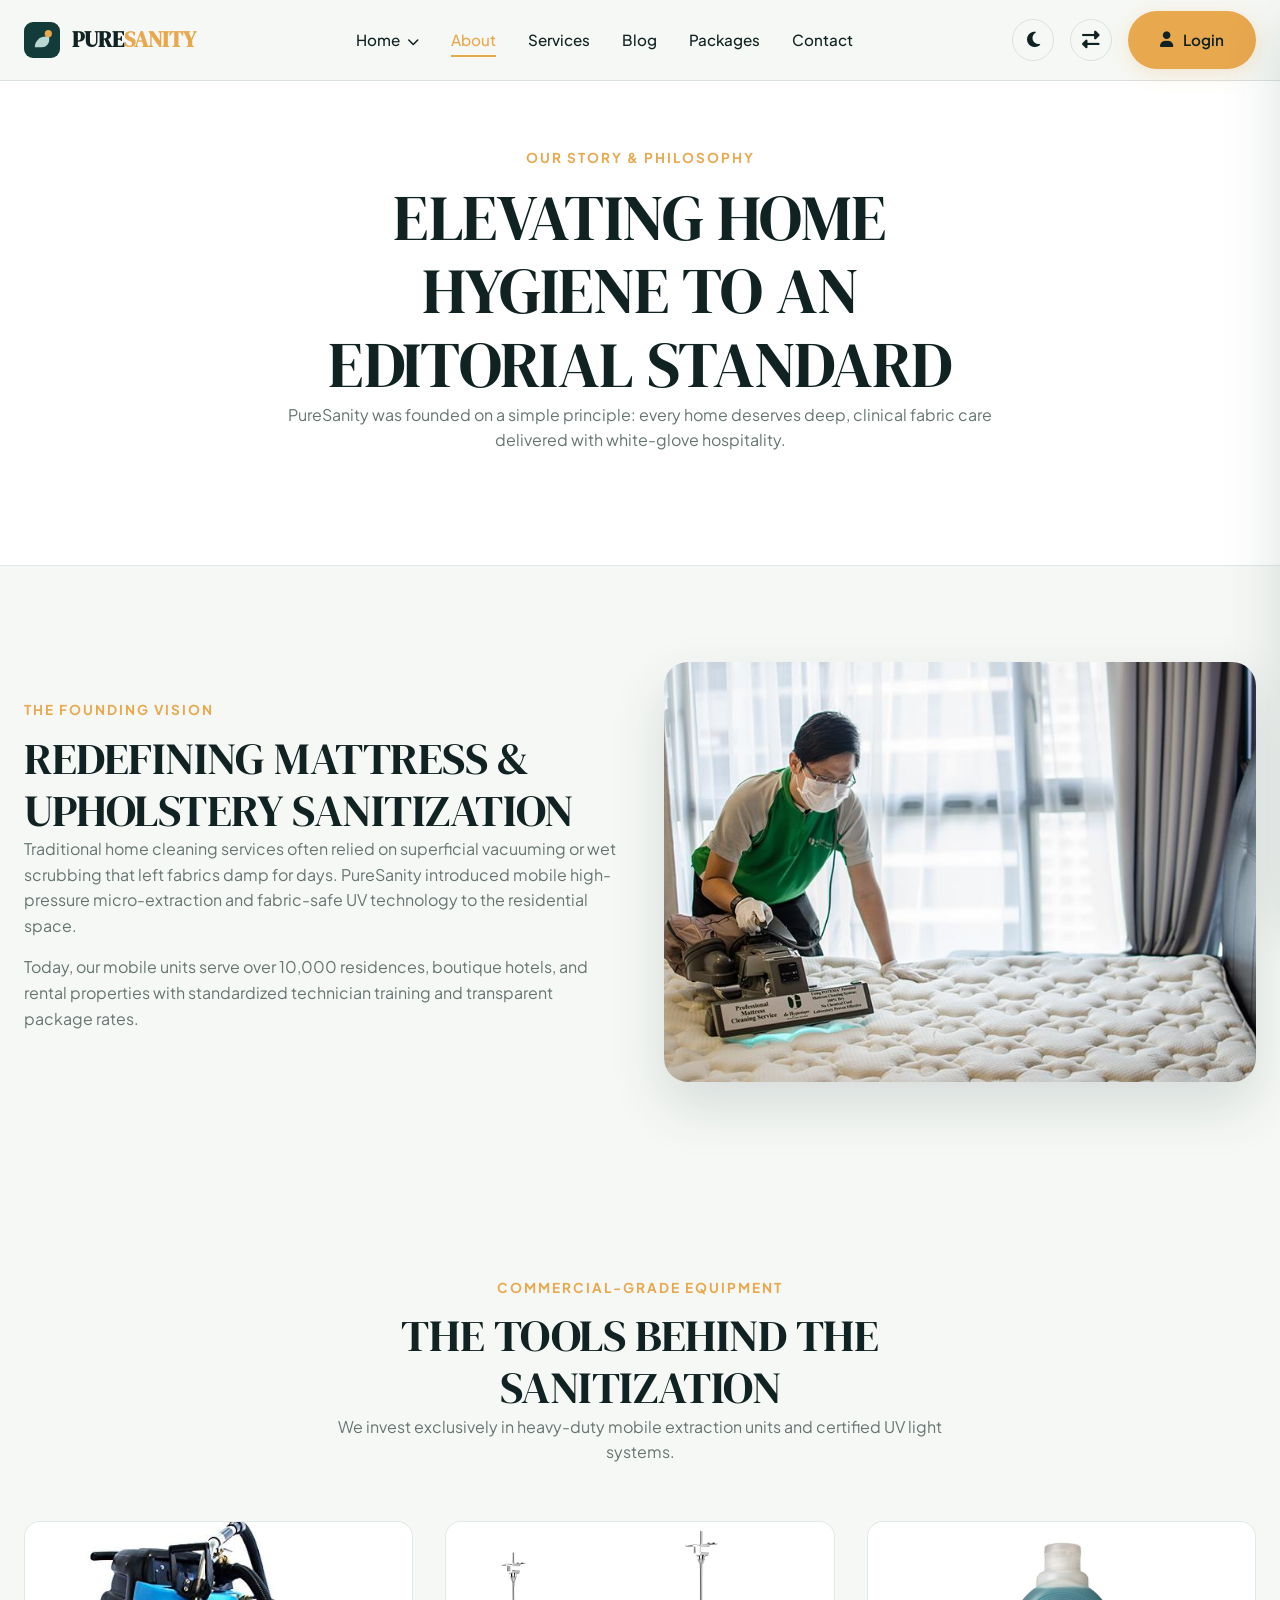
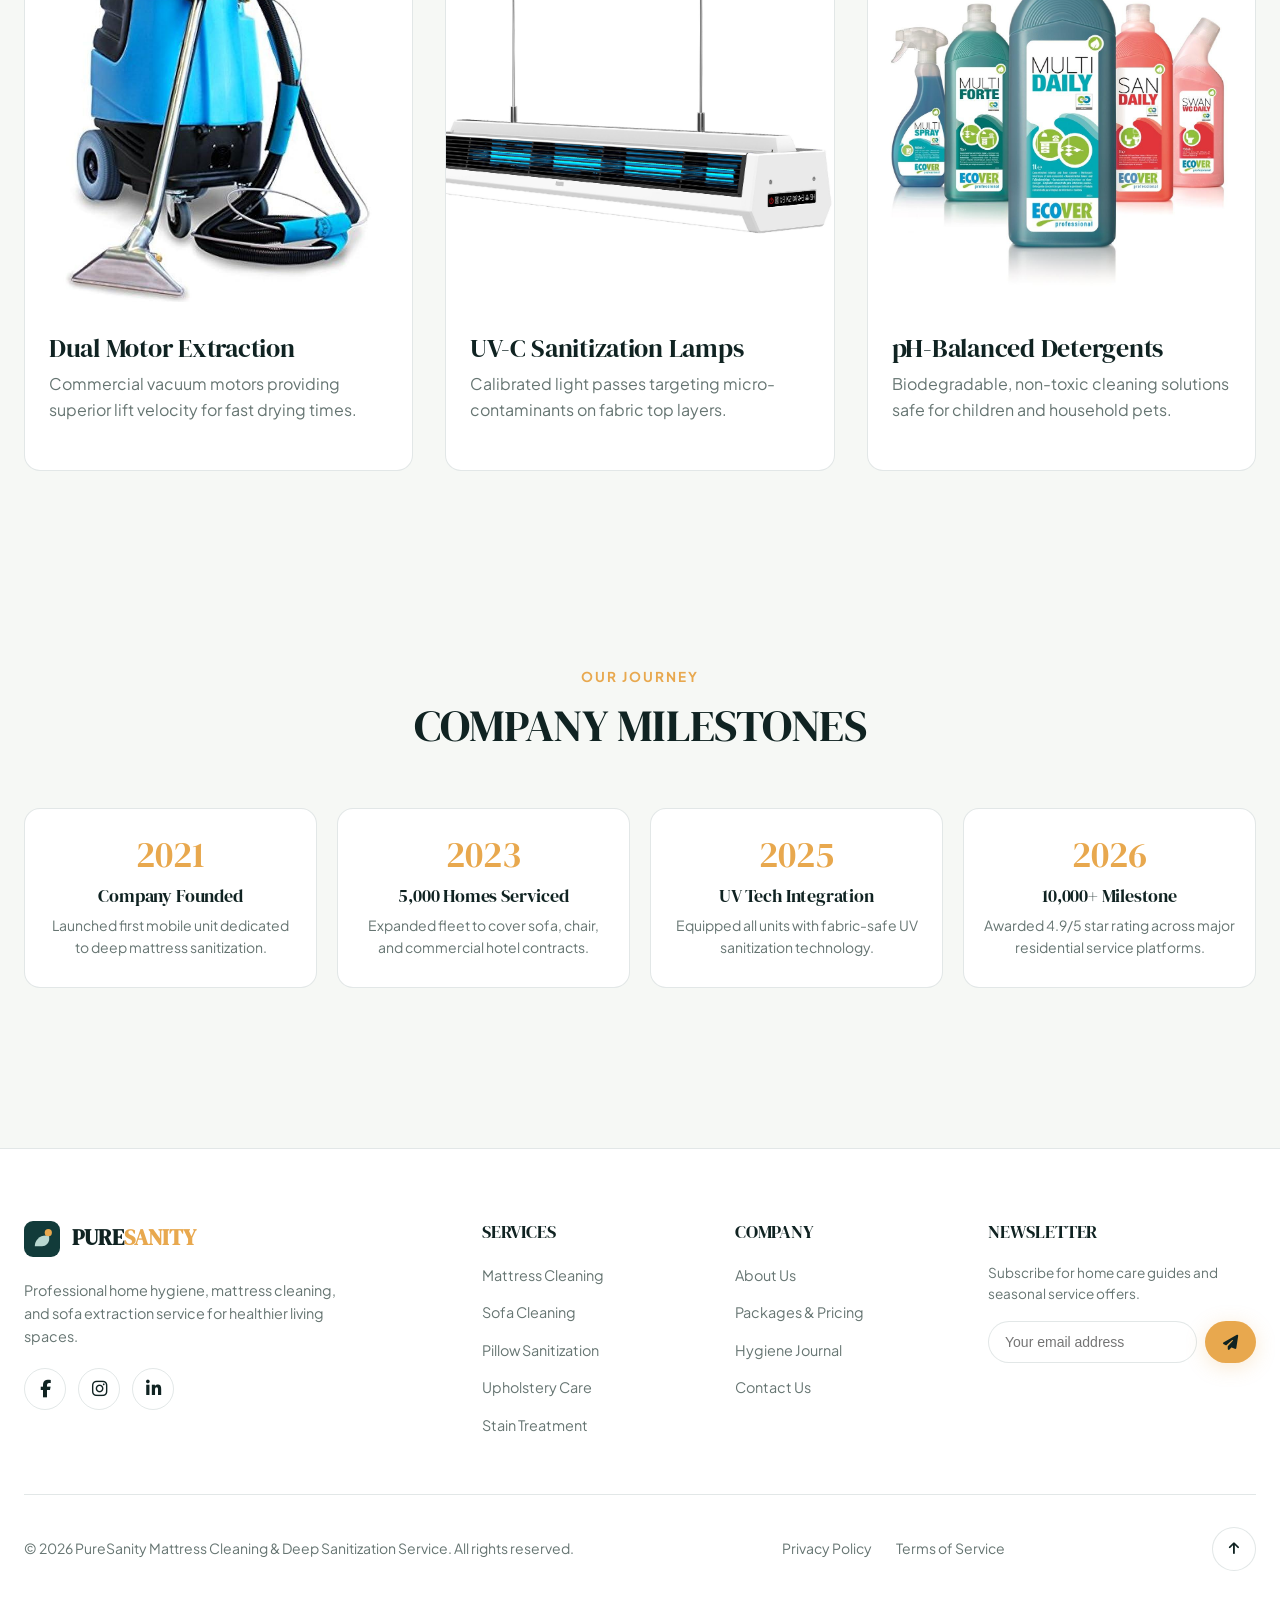
<file: about.html>
﻿<!DOCTYPE html>
<html lang="en" data-theme="light" dir="ltr">
<head>
  <meta charset="UTF-8">
  <meta name="viewport" content="width=device-width, initial-scale=1.0">
  <title>About Us | PureSanity Home Hygiene Standards</title>
  <meta name="description" content="Discover PureSanity's story, commercial-grade equipment standards, trained technician team, and commitment to clinical home cleanliness.">
  
  <!-- Favicon -->
  <link rel="icon" type="image/svg+xml" href="assets/images/favicon.svg">
  
  <link rel="stylesheet" href="https://cdnjs.cloudflare.com/ajax/libs/font-awesome/6.4.0/css/all.min.css">
  <link rel="stylesheet" href="assets/css/style.css">
  <link rel="stylesheet" href="assets/css/rtl.css" id="rtl-stylesheet" disabled>
</head>
<body>

  <!-- HEADER -->
  <header class="site-header">
    <div class="container">
      <div class="navbar-inner">
        <a href="index.html" class="brand-logo">
          <svg viewBox="0 0 40 40" fill="none" xmlns="http://www.w3.org/2000/svg">
            <rect width="40" height="40" rx="10" fill="#123B3A"/>
            <path d="M12 28C12 21.3726 17.3726 16 24 16H28V20C28 24.4183 24.4183 28 20 28H12Z" fill="#B9D8D1"/>
            <circle cx="27" cy="13" r="4" fill="#E8A84E"/>
          </svg>
          <span>PURE<span class="highlight">SANITY</span></span>
        </a>

        <ul class="nav-menu">
          <li class="nav-dropdown">
            <a href="index.html" class="nav-link">Home <i class="fas fa-chevron-down" style="font-size: 0.75rem; margin-left: 4px;"></i></a>
            <ul class="dropdown-menu">
              <li><a href="index.html">Home 1 - Main Landing</a></li>
              <li><a href="home2.html">Home 2 - Hygiene Journal</a></li>
            </ul>
          </li>
          <li><a href="about.html" class="nav-link active">About</a></li>
          <li><a href="services.html" class="nav-link">Services</a></li>
          <li><a href="blog.html" class="nav-link">Blog</a></li>
          <li><a href="packages.html" class="nav-link">Packages</a></li>
          <li><a href="contact.html" class="nav-link">Contact</a></li>
        </ul>

        <div class="header-actions">
          <button class="icon-btn theme-toggle-btn"><i class="fas fa-cog"></i></button>
          <button class="icon-btn rtl-toggle-btn"><i class="fas fa-right-left"></i></button>
          <a href="login.html" class="btn btn-accent header-cta"><i class="fas fa-user"></i> Login</a>
          <button class="hamburger-btn"><i class="fas fa-bars"></i></button>
        </div>
      </div>
    </div>
  </header>

  <!-- MOBILE DRAWER -->
  <div class="mobile-drawer-overlay"></div>
  <aside class="mobile-drawer">
    <div class="drawer-header">
      <a href="index.html" class="brand-logo"><span>PURE<span class="highlight">SANITY</span></span></a>
      <button class="drawer-close-btn"><i class="fas fa-times"></i></button>
    </div>
    <ul class="drawer-links">
      <li><a href="index.html" class="drawer-link">Home 1 - Main Landing</a></li>
      <li><a href="home2.html" class="drawer-link">Home 2 - Hygiene Journal</a></li>
      <li><a href="about.html" class="drawer-link">About Us</a></li>
      <li><a href="services.html" class="drawer-link">Services</a></li>
      <li><a href="blog.html" class="drawer-link">Blog</a></li>
      <li><a href="packages.html" class="drawer-link">Packages</a></li>
      <li><a href="contact.html" class="drawer-link">Contact</a></li>
    </ul>
    <div class="drawer-footer" style="padding: 1.5rem 1rem; border-top: 1px solid var(--border-color); text-align: center;">
      <div style="display: flex; gap: 1rem; justify-content: center; margin-bottom: 1rem;">
        <button class="icon-btn theme-toggle-btn" aria-label="Toggle Theme"><i class="fas fa-cog"></i></button>
        <button class="icon-btn rtl-toggle-btn" aria-label="Toggle RTL"><i class="fas fa-right-left"></i></button>
      </div>
      <a href="login.html" class="btn btn-accent" style="width: 100%;"><i class="fas fa-user"></i> Login</a>
    </div>
  </aside>

  <main>
    <!-- HERO -->
    <section class="section-padding" style="padding-top: 9rem; background: var(--card-bg); border-bottom: 1px solid var(--border-color);">
      <div class="container" style="text-align: center; max-width: 760px;">
        <span class="eyebrow">OUR STORY & PHILOSOPHY</span>
        <h1>ELEVATING HOME HYGIENE TO AN EDITORIAL STANDARD</h1>
        <p>PureSanity was founded on a simple principle: every home deserves deep, clinical fabric care delivered with white-glove hospitality.</p>
      </div>
    </section>

    <!-- OUR STORY GRID -->
    <section class="section-padding">
      <div class="container">
        <div class="hiding-grid">
          <div>
            <span class="eyebrow">THE FOUNDING VISION</span>
            <h2>REDEFINING MATTRESS & UPHOLSTERY SANITIZATION</h2>
            <p>
              Traditional home cleaning services often relied on superficial vacuuming or wet scrubbing that left fabrics damp for days. PureSanity introduced mobile high-pressure micro-extraction and fabric-safe UV technology to the residential space.
            </p>
            <p>
              Today, our mobile units serve over 10,000 residences, boutique hotels, and rental properties with standardized technician training and transparent package rates.
            </p>
          </div>

          <div>
            <img src="image/_z5Dgs3NqrJQuLOWjWI7tDUrWrrlzBgEV6_qbgapN5uwIZAieJ8IWF3Ots25eB2zhDKVUr16JvckxpPpcUx1KqpyDX4HkeNbs-s9jaSqUP57f9s5gIZOJGl7LBzB5eP_QFvhtiRZ_Lp1gpI3cQCxp3Y4BAGMaAH1obVKnEfZg35DX.jpg" alt="PureSanity Technician Team" style="border-radius: var(--radius-lg); box-shadow: var(--shadow-lg); width: 100%; height: 420px; object-fit: cover;">
          </div>
        </div>
      </div>
    </section>

    <!-- OUR EQUIPMENT & STANDARDS -->
    <section class="section-padding" style="background: var(--bg-light);">
      <div class="container">
        <div style="text-align: center; max-width: 640px; margin: 0 auto 3.5rem;">
          <span class="eyebrow">COMMERCIAL-GRADE EQUIPMENT</span>
          <h2>THE TOOLS BEHIND THE SANITIZATION</h2>
          <p>We invest exclusively in heavy-duty mobile extraction units and certified UV light systems.</p>
        </div>

        <div class="why-us-grid">
          <div class="why-card">
            <img src="image/Dual Motor Extraction.png" alt="Dual Motor Extraction" class="why-card-img">
            <div class="why-card-body">
              <h4>Dual Motor Extraction</h4>
              <p>Commercial vacuum motors providing superior lift velocity for fast drying times.</p>
            </div>
          </div>

          <div class="why-card">
            <img src="image/UV-C Sanitization Lamps.png" alt="UV-C Sanitization Lamps" class="why-card-img">
            <div class="why-card-body">
              <h4>UV-C Sanitization Lamps</h4>
              <p>Calibrated light passes targeting micro-contaminants on fabric top layers.</p>
            </div>
          </div>

          <div class="why-card">
            <img src="image/pH-Balanced Detergents.png" alt="pH-Balanced Detergents" class="why-card-img">
            <div class="why-card-body">
              <h4>pH-Balanced Detergents</h4>
              <p>Biodegradable, non-toxic cleaning solutions safe for children and household pets.</p>
            </div>
          </div>
        </div>
      </div>
    </section>

    <!-- MILESTONES TIMELINE -->
    <section class="section-padding">
      <div class="container">
        <div style="text-align: center; max-width: 640px; margin: 0 auto 3.5rem;">
          <span class="eyebrow">OUR JOURNEY</span>
          <h2>COMPANY MILESTONES</h2>
        </div>

        <div class="process-timeline timeline-4-col">
          <div class="process-step">
            <div class="process-step-body" style="text-align: center; justify-content: center; display: flex; flex-direction: column;">
              <div class="step-num">2021</div>
              <h3 class="step-title">Company Founded</h3>
              <p class="step-desc">Launched first mobile unit dedicated to deep mattress sanitization.</p>
            </div>
          </div>

          <div class="process-step">
            <div class="process-step-body" style="text-align: center; justify-content: center; display: flex; flex-direction: column;">
              <div class="step-num">2023</div>
              <h3 class="step-title">5,000 Homes Serviced</h3>
              <p class="step-desc">Expanded fleet to cover sofa, chair, and commercial hotel contracts.</p>
            </div>
          </div>

          <div class="process-step">
            <div class="process-step-body" style="text-align: center; justify-content: center; display: flex; flex-direction: column;">
              <div class="step-num">2025</div>
              <h3 class="step-title">UV Tech Integration</h3>
              <p class="step-desc">Equipped all units with fabric-safe UV sanitization technology.</p>
            </div>
          </div>

          <div class="process-step">
            <div class="process-step-body" style="text-align: center; justify-content: center; display: flex; flex-direction: column;">
              <div class="step-num">2026</div>
              <h3 class="step-title">10,000+ Milestone</h3>
              <p class="step-desc">Awarded 4.9/5 star rating across major residential service platforms.</p>
            </div>
          </div>
        </div>
      </div>
    </section>
  </main>

  <!-- FOOTER -->
  <footer class="site-footer">
    <div class="container">
      <div class="footer-grid">
        <!-- Brand Info -->
        <div class="footer-brand">
          <a href="index.html" class="brand-logo">
            <svg viewBox="0 0 40 40" fill="none" xmlns="http://www.w3.org/2000/svg">
              <rect width="40" height="40" rx="10" fill="#123B3A"/>
              <path d="M12 28C12 21.3726 17.3726 16 24 16H28V20C28 24.4183 24.4183 28 20 28H12Z" fill="#B9D8D1"/>
              <circle cx="27" cy="13" r="4" fill="#E8A84E"/>
            </svg>
            <span>PURE<span class="highlight">SANITY</span></span>
          </a>
          <p>Professional home hygiene, mattress cleaning, and sofa extraction service for healthier living spaces.</p>
          <div style="display: flex; gap: 0.75rem; margin-top: 1.25rem;">
            <a href="#" class="icon-btn" aria-label="Facebook"><i class="fab fa-facebook-f"></i></a>
            <a href="#" class="icon-btn" aria-label="Instagram"><i class="fab fa-instagram"></i></a>
            <a href="#" class="icon-btn" aria-label="LinkedIn"><i class="fab fa-linkedin-in"></i></a>
          </div>
        </div>

        <!-- Services Links -->
        <div class="footer-col">
          <h4>SERVICES</h4>
          <ul class="footer-links">
            <li><a href="services.html#mattress">Mattress Cleaning</a></li>
            <li><a href="services.html#sofa">Sofa Cleaning</a></li>
            <li><a href="services.html#pillow">Pillow Sanitization</a></li>
            <li><a href="services.html#upholstery">Upholstery Care</a></li>
            <li><a href="services.html#stain">Stain Treatment</a></li>
          </ul>
        </div>

        <!-- Company Links -->
        <div class="footer-col">
          <h4>COMPANY</h4>
          <ul class="footer-links">
            <li><a href="about.html">About Us</a></li>
            <li><a href="packages.html">Packages & Pricing</a></li>
            <li><a href="blog.html">Hygiene Journal</a></li>
            <li><a href="contact.html">Contact Us</a></li>
          </ul>
        </div>

        <!-- Support & Newsletter -->
        <div class="footer-col">
          <h4>NEWSLETTER</h4>
          <p style="font-size: 0.85rem; margin-bottom: 0.75rem;">Subscribe for home care guides and seasonal service offers.</p>
          <form class="newsletter-form" onsubmit="event.preventDefault(); alert('Thank you for subscribing!'); this.reset();">
            <input type="email" placeholder="Your email address" required>
            <button type="submit" class="btn btn-accent" style="padding: 0.65rem 1rem;"><i class="fas fa-paper-plane"></i></button>
          </form>
        </div>
      </div>

      <!-- Footer Bottom -->
      <div class="footer-bottom">
        <div>&copy; 2026 PureSanity Mattress Cleaning & Deep Sanitization Service. All rights reserved.</div>
        <div style="display: flex; gap: 1.5rem;">
          <a href="privacy.html">Privacy Policy</a>
          <a href="terms.html">Terms of Service</a>
        </div>
        <button class="back-to-top-btn" aria-label="Back to Top"><i class="fas fa-arrow-up"></i></button>
      </div>
    </div>
  </footer>

  <script src="assets/js/main.js"></script>
</body>
</html>
</file>
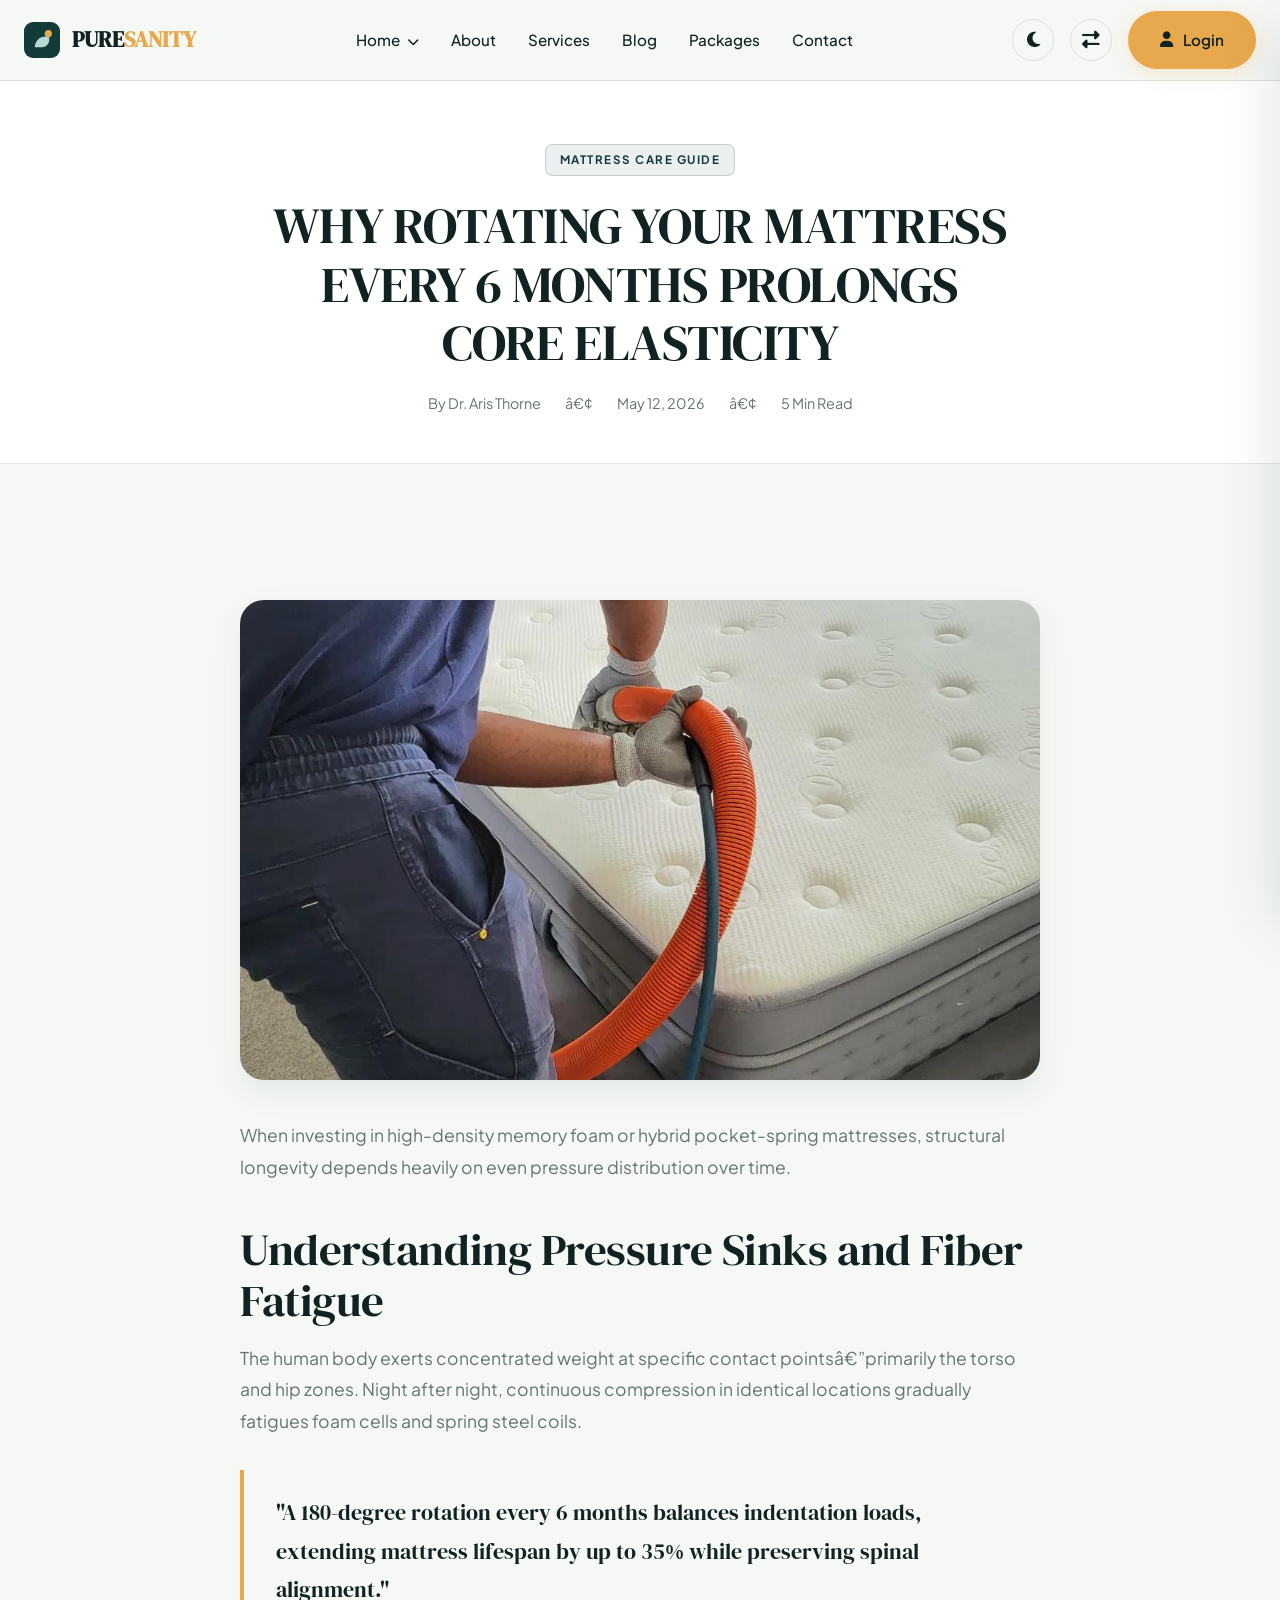
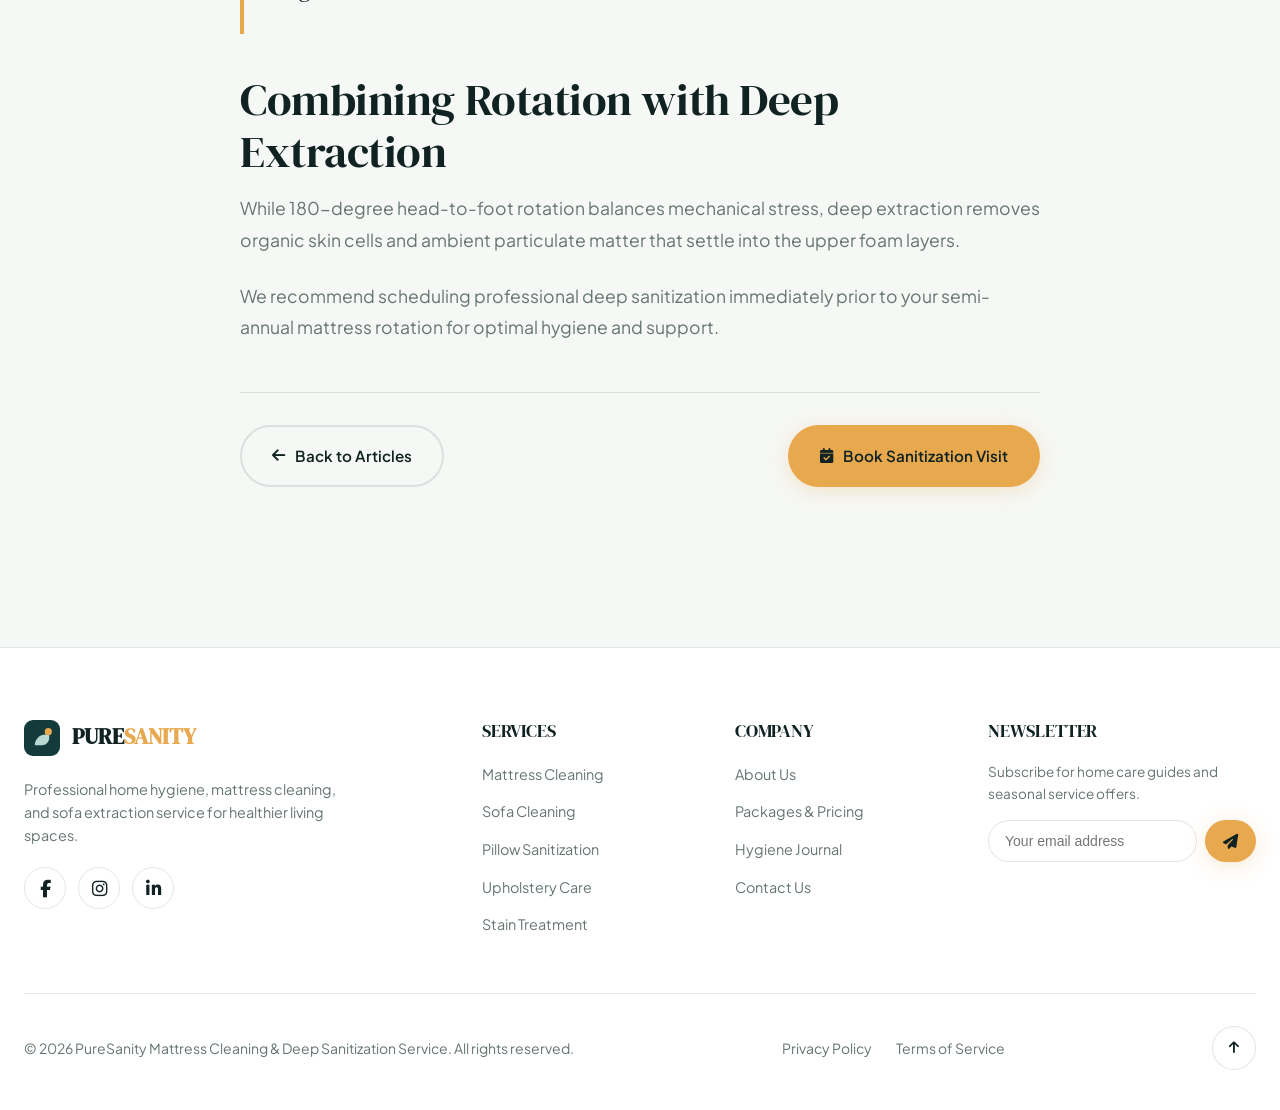
<file: blog-single.html>
﻿<!DOCTYPE html>
<html lang="en" data-theme="light" dir="ltr">
<head>
  <meta charset="UTF-8">
  <meta name="viewport" content="width=device-width, initial-scale=1.0">
  <title>Why Rotating Your Mattress Every 6 Months Prolongs Core Elasticity | PureSanity</title>
  <meta name="description" content="Read the full guide on mattress rotation, weight distribution dynamics, and micro-extraction maintenance by PureSanity hygiene specialists.">
  
  <!-- Favicon -->
  <link rel="icon" type="image/svg+xml" href="assets/images/favicon.svg">
  
  <link rel="stylesheet" href="https://cdnjs.cloudflare.com/ajax/libs/font-awesome/6.4.0/css/all.min.css">
  <link rel="stylesheet" href="assets/css/style.css">
  <link rel="stylesheet" href="assets/css/rtl.css" id="rtl-stylesheet" disabled>
  
  <style>
    .article-header {
      padding-top: 9rem;
      padding-bottom: 3rem;
      background: var(--card-bg);
      border-bottom: 1px solid var(--border-color);
    }
    .article-body {
      max-width: 800px;
      margin: 0 auto;
      font-size: 1.1rem;
      line-height: 1.8;
      color: var(--text-main);
    }
    .article-body h2 {
      margin-top: 2.5rem;
      margin-bottom: 1rem;
    }
    .article-body p {
      font-size: 1.1rem;
      margin-bottom: 1.5rem;
    }
    .article-hero-img {
      width: 100%;
      height: 480px;
      object-fit: cover;
      border-radius: var(--radius-lg);
      margin: 2.5rem 0;
      box-shadow: var(--shadow-md);
    }
    .quote-box {
      border-left: 4px solid var(--accent);
      padding: 1.5rem 2rem;
      background: var(--bg-light);
      border-radius: 0 var(--radius-md) var(--radius-md) 0;
      margin: 2rem 0;
      font-family: var(--font-heading);
      font-size: 1.35rem;
    }
  </style>
</head>
<body>

  <!-- HEADER -->
  <header class="site-header">
    <div class="container">
      <div class="navbar-inner">
        <a href="index.html" class="brand-logo">
          <svg viewBox="0 0 40 40" fill="none" xmlns="http://www.w3.org/2000/svg">
            <rect width="40" height="40" rx="10" fill="#123B3A"/>
            <path d="M12 28C12 21.3726 17.3726 16 24 16H28V20C28 24.4183 24.4183 28 20 28H12Z" fill="#B9D8D1"/>
            <circle cx="27" cy="13" r="4" fill="#E8A84E"/>
          </svg>
          <span>PURE<span class="highlight">SANITY</span></span>
        </a>

        <ul class="nav-menu">
          <li class="nav-dropdown">
            <a href="index.html" class="nav-link">Home <i class="fas fa-chevron-down" style="font-size: 0.75rem; margin-left: 4px;"></i></a>
            <ul class="dropdown-menu">
              <li><a href="index.html">Home 1 - Main Landing</a></li>
              <li><a href="home2.html">Home 2 - Hygiene Journal</a></li>
            </ul>
          </li>
          <li><a href="about.html" class="nav-link">About</a></li>
          <li><a href="services.html" class="nav-link">Services</a></li>
          <li><a href="blog.html" class="nav-link active">Blog</a></li>
          <li><a href="packages.html" class="nav-link">Packages</a></li>
          <li><a href="contact.html" class="nav-link">Contact</a></li>
        </ul>

        <div class="header-actions">
          <button class="icon-btn theme-toggle-btn"><i class="fas fa-cog"></i></button>
          <button class="icon-btn rtl-toggle-btn"><i class="fas fa-right-left"></i></button>
          <a href="login.html" class="btn btn-accent header-cta"><i class="fas fa-user"></i> Login</a>
          <button class="hamburger-btn"><i class="fas fa-bars"></i></button>
        </div>
      </div>
    </div>
  </header>

  <!-- MOBILE DRAWER -->
  <div class="mobile-drawer-overlay"></div>
  <aside class="mobile-drawer">
    <div class="drawer-header">
      <a href="index.html" class="brand-logo"><span>PURE<span class="highlight">SANITY</span></span></a>
      <button class="drawer-close-btn"><i class="fas fa-times"></i></button>
    </div>
    <ul class="drawer-links">
      <li><a href="index.html" class="drawer-link">Home 1 - Main Landing</a></li>
      <li><a href="home2.html" class="drawer-link">Home 2 - Hygiene Journal</a></li>
      <li><a href="about.html" class="drawer-link">About Us</a></li>
      <li><a href="services.html" class="drawer-link">Services</a></li>
      <li><a href="blog.html" class="drawer-link">Blog</a></li>
      <li><a href="packages.html" class="drawer-link">Packages</a></li>
      <li><a href="contact.html" class="drawer-link">Contact</a></li>
    </ul>
    <div class="drawer-footer" style="padding: 1.5rem 1rem; border-top: 1px solid var(--border-color); text-align: center;">
      <div style="display: flex; gap: 1rem; justify-content: center; margin-bottom: 1rem;">
        <button class="icon-btn theme-toggle-btn" aria-label="Toggle Theme"><i class="fas fa-cog"></i></button>
        <button class="icon-btn rtl-toggle-btn" aria-label="Toggle RTL"><i class="fas fa-right-left"></i></button>
      </div>
      <a href="login.html" class="btn btn-accent" style="width: 100%;"><i class="fas fa-user"></i> Login</a>
    </div>
  </aside>

  <main>
    <article class="article-header">
      <div class="container" style="max-width: 800px; text-align: center;">
        <span class="tech-badge">MATTRESS CARE GUIDE</span>
        <h1 style="margin: 1.25rem 0; font-size: clamp(2.2rem, 4vw, 3.4rem);">WHY ROTATING YOUR MATTRESS EVERY 6 MONTHS PROLONGS CORE ELASTICITY</h1>
        <div style="display: flex; gap: 1.5rem; justify-content: center; align-items: center; color: var(--text-muted); font-size: 0.9rem;">
          <span>By Dr. Aris Thorne</span>
          <span>â€¢</span>
          <span>May 12, 2026</span>
          <span>â€¢</span>
          <span>5 Min Read</span>
        </div>
      </div>
    </article>

    <div class="section-padding">
      <div class="container">
        <div class="article-body">
          <img src="image/HHZ4Zm5hN92dmAQZLXfH4gGqvB8Gk0VfYqupTzXUiPyIZb5bsWShZ4RroW9Rx6xSZJa7ww0wHm56Y3ZehI201b3gEjHwFqMbpEDlKxvI5Yl-yypw3ZyNThmDAGVT_-dtKwiHGmbmqYxMK82MHRnz_6j9WUitwUxIB3h0O0Bu0B24B.jpg" alt="Mattress Care" class="article-hero-img">

          <p>
            When investing in high-density memory foam or hybrid pocket-spring mattresses, structural longevity depends heavily on even pressure distribution over time.
          </p>

          <h2>Understanding Pressure Sinks and Fiber Fatigue</h2>
          <p>
            The human body exerts concentrated weight at specific contact pointsâ€”primarily the torso and hip zones. Night after night, continuous compression in identical locations gradually fatigues foam cells and spring steel coils.
          </p>

          <blockquote class="quote-box">
            "A 180-degree rotation every 6 months balances indentation loads, extending mattress lifespan by up to 35% while preserving spinal alignment."
          </blockquote>

          <h2>Combining Rotation with Deep Extraction</h2>
          <p>
            While 180-degree head-to-foot rotation balances mechanical stress, deep extraction removes organic skin cells and ambient particulate matter that settle into the upper foam layers.
          </p>
          <p>
            We recommend scheduling professional deep sanitization immediately prior to your semi-annual mattress rotation for optimal hygiene and support.
          </p>

          <div style="margin-top: 3rem; padding-top: 2rem; border-top: 1px solid var(--border-color); display: flex; justify-content: space-between; align-items: center;">
            <a href="blog.html" class="btn btn-outline"><i class="fas fa-arrow-left"></i> Back to Articles</a>
            <a href="contact.html" class="btn btn-accent"><i class="fas fa-calendar-check"></i> Book Sanitization Visit</a>
          </div>
        </div>
      </div>
    </div>
  </main>

  <!-- FOOTER -->
  <footer class="site-footer">
    <div class="container">
      <div class="footer-grid">
        <!-- Brand Info -->
        <div class="footer-brand">
          <a href="index.html" class="brand-logo">
            <svg viewBox="0 0 40 40" fill="none" xmlns="http://www.w3.org/2000/svg">
              <rect width="40" height="40" rx="10" fill="#123B3A"/>
              <path d="M12 28C12 21.3726 17.3726 16 24 16H28V20C28 24.4183 24.4183 28 20 28H12Z" fill="#B9D8D1"/>
              <circle cx="27" cy="13" r="4" fill="#E8A84E"/>
            </svg>
            <span>PURE<span class="highlight">SANITY</span></span>
          </a>
          <p>Professional home hygiene, mattress cleaning, and sofa extraction service for healthier living spaces.</p>
          <div style="display: flex; gap: 0.75rem; margin-top: 1.25rem;">
            <a href="#" class="icon-btn" aria-label="Facebook"><i class="fab fa-facebook-f"></i></a>
            <a href="#" class="icon-btn" aria-label="Instagram"><i class="fab fa-instagram"></i></a>
            <a href="#" class="icon-btn" aria-label="LinkedIn"><i class="fab fa-linkedin-in"></i></a>
          </div>
        </div>

        <!-- Services Links -->
        <div class="footer-col">
          <h4>SERVICES</h4>
          <ul class="footer-links">
            <li><a href="services.html#mattress">Mattress Cleaning</a></li>
            <li><a href="services.html#sofa">Sofa Cleaning</a></li>
            <li><a href="services.html#pillow">Pillow Sanitization</a></li>
            <li><a href="services.html#upholstery">Upholstery Care</a></li>
            <li><a href="services.html#stain">Stain Treatment</a></li>
          </ul>
        </div>

        <!-- Company Links -->
        <div class="footer-col">
          <h4>COMPANY</h4>
          <ul class="footer-links">
            <li><a href="about.html">About Us</a></li>
            <li><a href="packages.html">Packages & Pricing</a></li>
            <li><a href="blog.html">Hygiene Journal</a></li>
            <li><a href="contact.html">Contact Us</a></li>
          </ul>
        </div>

        <!-- Support & Newsletter -->
        <div class="footer-col">
          <h4>NEWSLETTER</h4>
          <p style="font-size: 0.85rem; margin-bottom: 0.75rem;">Subscribe for home care guides and seasonal service offers.</p>
          <form class="newsletter-form" onsubmit="event.preventDefault(); alert('Thank you for subscribing!'); this.reset();">
            <input type="email" placeholder="Your email address" required>
            <button type="submit" class="btn btn-accent" style="padding: 0.65rem 1rem;"><i class="fas fa-paper-plane"></i></button>
          </form>
        </div>
      </div>

      <!-- Footer Bottom -->
      <div class="footer-bottom">
        <div>&copy; 2026 PureSanity Mattress Cleaning & Deep Sanitization Service. All rights reserved.</div>
        <div style="display: flex; gap: 1.5rem;">
          <a href="privacy.html">Privacy Policy</a>
          <a href="terms.html">Terms of Service</a>
        </div>
        <button class="back-to-top-btn" aria-label="Back to Top"><i class="fas fa-arrow-up"></i></button>
      </div>
    </div>
  </footer>

  <script src="assets/js/main.js"></script>
</body>
</html>
</file>
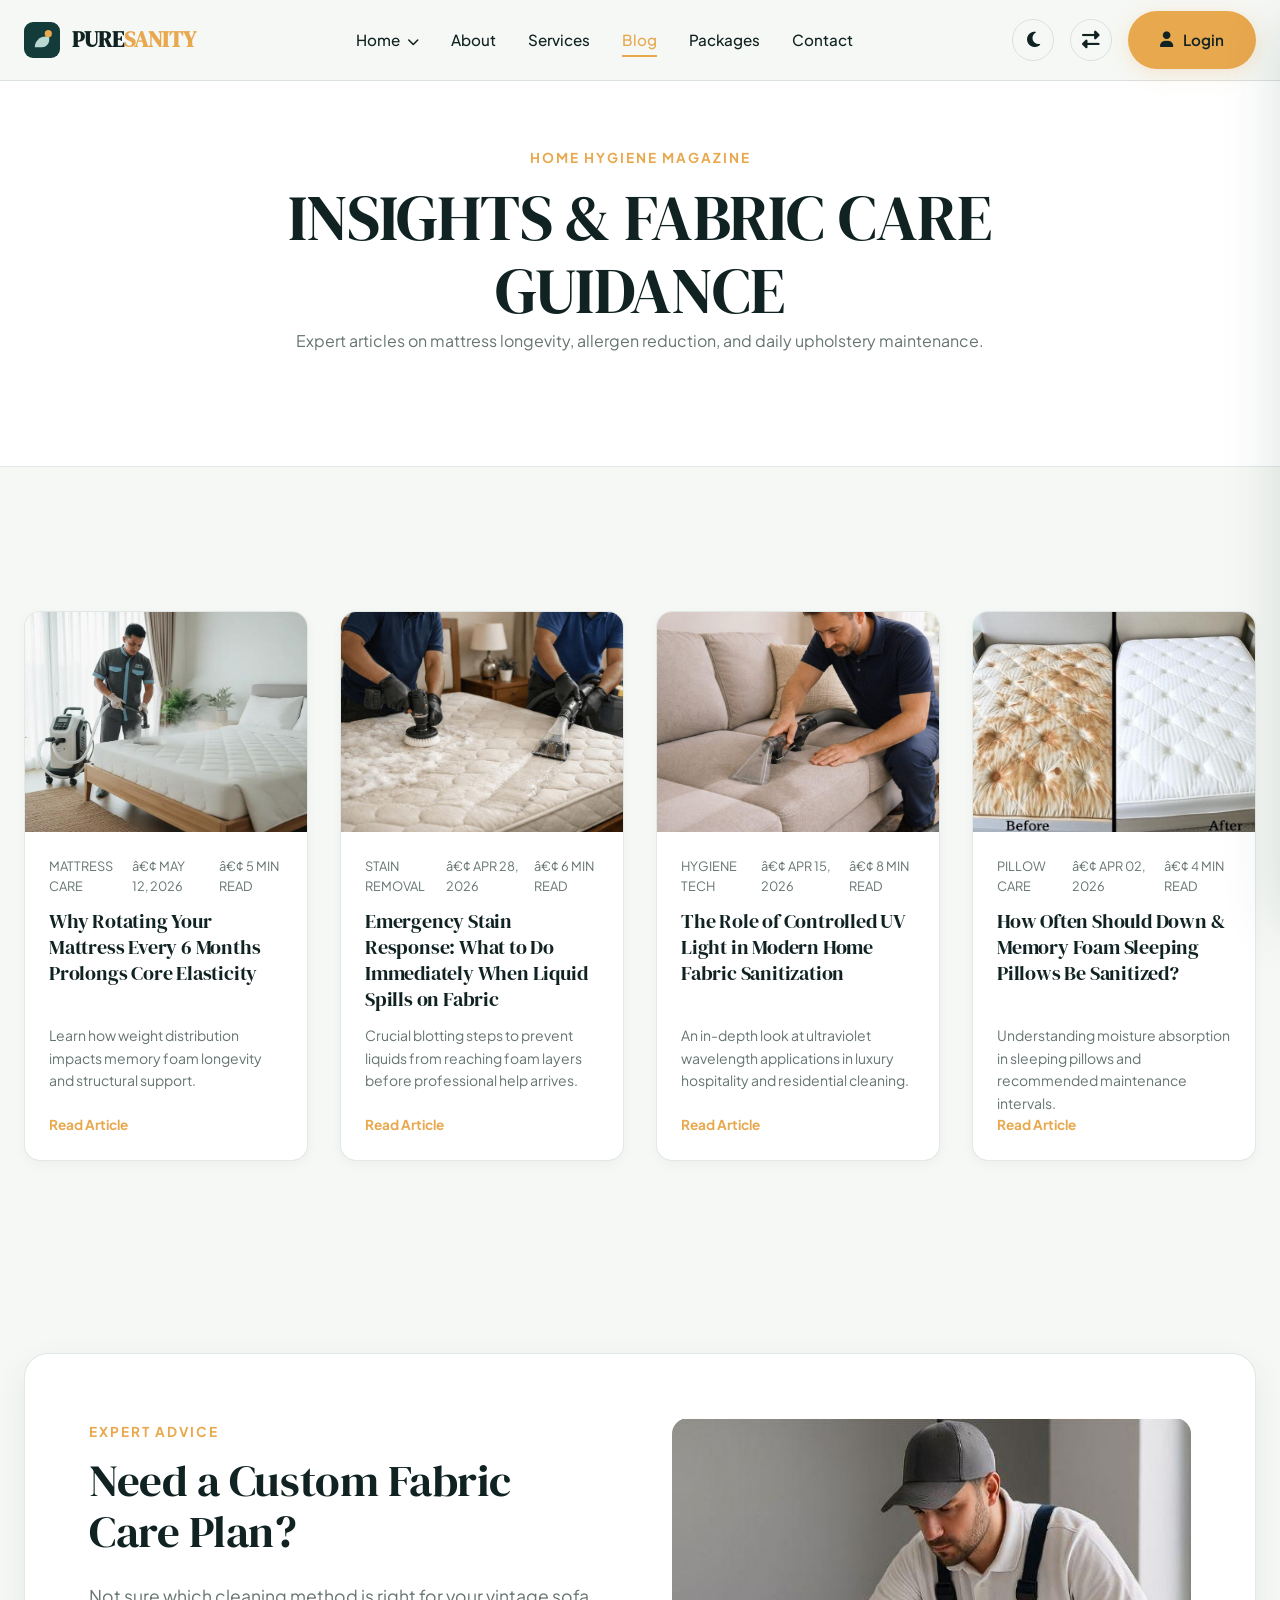
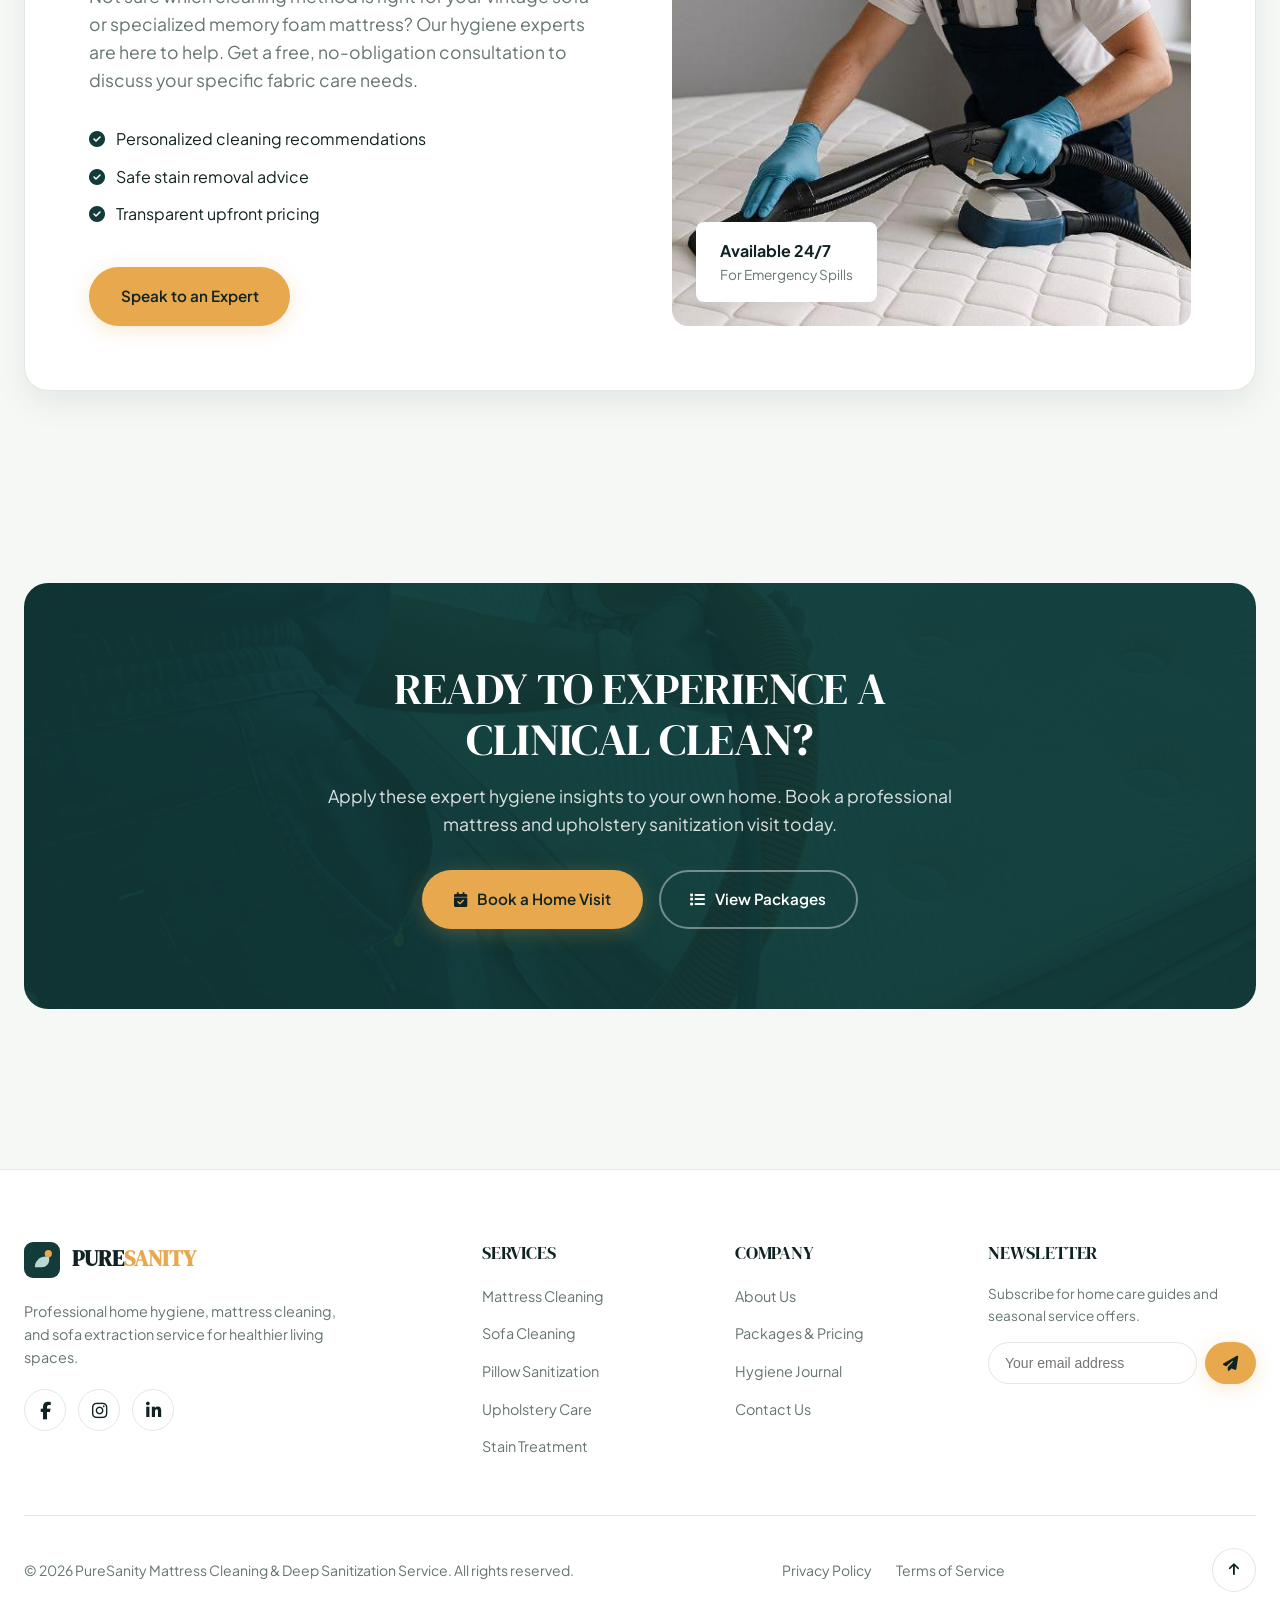
<file: blog.html>
<!DOCTYPE html>
<html lang="en" data-theme="light" dir="ltr">
<head>
  <meta charset="UTF-8">
  <meta name="viewport" content="width=device-width, initial-scale=1.0">
  <title>Home Hygiene Magazine & Care Tips | PureSanity</title>
  <meta name="description" content="Explore expert articles, mattress maintenance guides, stain removal tips, and fabric care advice from PureSanity hygiene specialists.">
  
  <!-- Favicon -->
  <link rel="icon" type="image/svg+xml" href="assets/images/favicon.svg">
  
  <link rel="stylesheet" href="https://cdnjs.cloudflare.com/ajax/libs/font-awesome/6.4.0/css/all.min.css">
  <link rel="stylesheet" href="assets/css/style.css">
  <link rel="stylesheet" href="assets/css/rtl.css" id="rtl-stylesheet" disabled>
</head>
<body>

  <!-- HEADER -->
  <header class="site-header">
    <div class="container">
      <div class="navbar-inner">
        <a href="index.html" class="brand-logo">
          <svg viewBox="0 0 40 40" fill="none" xmlns="http://www.w3.org/2000/svg">
            <rect width="40" height="40" rx="10" fill="#123B3A"/>
            <path d="M12 28C12 21.3726 17.3726 16 24 16H28V20C28 24.4183 24.4183 28 20 28H12Z" fill="#B9D8D1"/>
            <circle cx="27" cy="13" r="4" fill="#E8A84E"/>
          </svg>
          <span>PURE<span class="highlight">SANITY</span></span>
        </a>

        <ul class="nav-menu">
          <li class="nav-dropdown">
            <a href="index.html" class="nav-link">Home <i class="fas fa-chevron-down" style="font-size: 0.75rem; margin-left: 4px;"></i></a>
            <ul class="dropdown-menu">
              <li><a href="index.html">Home 1 - Main Landing</a></li>
              <li><a href="home2.html">Home 2 - Hygiene Journal</a></li>
            </ul>
          </li>
          <li><a href="about.html" class="nav-link">About</a></li>
          <li><a href="services.html" class="nav-link">Services</a></li>
          <li><a href="blog.html" class="nav-link active">Blog</a></li>
          <li><a href="packages.html" class="nav-link">Packages</a></li>
          <li><a href="contact.html" class="nav-link">Contact</a></li>
        </ul>

        <div class="header-actions">
          <button class="icon-btn theme-toggle-btn"><i class="fas fa-cog"></i></button>
          <button class="icon-btn rtl-toggle-btn"><i class="fas fa-right-left"></i></button>
          <a href="login.html" class="btn btn-accent header-cta"><i class="fas fa-user"></i> Login</a>
          <button class="hamburger-btn"><i class="fas fa-bars"></i></button>
        </div>
      </div>
    </div>
  </header>

  <!-- MOBILE DRAWER -->
  <div class="mobile-drawer-overlay"></div>
  <aside class="mobile-drawer">
    <div class="drawer-header">
      <a href="index.html" class="brand-logo"><span>PURE<span class="highlight">SANITY</span></span></a>
      <button class="drawer-close-btn"><i class="fas fa-times"></i></button>
    </div>
    <ul class="drawer-links">
      <li><a href="index.html" class="drawer-link">Home 1 - Main Landing</a></li>
      <li><a href="home2.html" class="drawer-link">Home 2 - Hygiene Journal</a></li>
      <li><a href="about.html" class="drawer-link">About Us</a></li>
      <li><a href="services.html" class="drawer-link">Services</a></li>
      <li><a href="blog.html" class="drawer-link">Blog</a></li>
      <li><a href="packages.html" class="drawer-link">Packages</a></li>
      <li><a href="contact.html" class="drawer-link">Contact</a></li>
    </ul>
    <div class="drawer-footer" style="padding: 1.5rem 1rem; border-top: 1px solid var(--border-color); text-align: center;">
      <div style="display: flex; gap: 1rem; justify-content: center; margin-bottom: 1rem;">
        <button class="icon-btn theme-toggle-btn" aria-label="Toggle Theme"><i class="fas fa-cog"></i></button>
        <button class="icon-btn rtl-toggle-btn" aria-label="Toggle RTL"><i class="fas fa-right-left"></i></button>
      </div>
      <a href="login.html" class="btn btn-accent" style="width: 100%;"><i class="fas fa-user"></i> Login</a>
    </div>
  </aside>

  <main>
    <section class="section-padding" style="padding-top: 9rem; background: var(--card-bg); border-bottom: 1px solid var(--border-color);">
      <div class="container" style="text-align: center; max-width: 760px;">
        <span class="eyebrow">HOME HYGIENE MAGAZINE</span>
        <h1>INSIGHTS & FABRIC CARE GUIDANCE</h1>
        <p>Expert articles on mattress longevity, allergen reduction, and daily upholstery maintenance.</p>
      </div>
    </section>

    <!-- BLOG LISTING -->
    <section class="section-padding">
      <div class="container">
        
        <div class="blog-grid blog-grid-4">
          
          <!-- Article 1 -->
          <div class="blog-card">
            <div class="blog-card-img">
              <img src="image/dl6NIBAydapUE77KuL_OEEF1n1flhymvn40sT5fC1OxCrNCsSuR3wye9VZiqDlIWZXTJBAWCOGMWAYIOysOtWomRNqywPKfJl8BVs1adCQL2G90NB1WmTGNNVctzx9qe66_ns92P-P2A3EZnP33vRLMXw6JMaeAHyG3TJxriOOgk0.jpg" alt="Mattress Rotation Guide">
            </div>
            <div class="blog-card-body">
              <div class="blog-meta">
                <span>MATTRESS CARE</span>
                <span>â€¢ MAY 12, 2026</span>
                <span>â€¢ 5 MIN READ</span>
              </div>
              <h3 class="blog-card-title"><a href="blog-single.html">Why Rotating Your Mattress Every 6 Months Prolongs Core Elasticity</a></h3>
              <p style="font-size: 0.875rem; color: var(--text-muted);">Learn how weight distribution impacts memory foam longevity and structural support.</p>
              <a href="blog-single.html" class="explore-link" style="margin-top: 1rem;">Read Article</a>
            </div>
          </div>

          <!-- Article 2 -->
          <div class="blog-card">
            <div class="blog-card-img">
              <img src="image/tya3EnGw61Cu-zsh71yIJkEiluRJcIaPoTgvw4shGCLXQYhsBDjV89UckmNe_ky3zL4SzfuLqpwl_73lXzEM37jmcVzTBxJXmE2Crdjz-wu1pGndozGb1Gnf0vyMTn_46pvSnzViJhTlkjoaK5GyVyQFrwRyvWnQ6Ntzdl6FoOC9n.jpg" alt="Sofa Stain Removal">
            </div>
            <div class="blog-card-body">
              <div class="blog-meta">
                <span>STAIN REMOVAL</span>
                <span>â€¢ APR 28, 2026</span>
                <span>â€¢ 6 MIN READ</span>
              </div>
              <h3 class="blog-card-title"><a href="blog-single.html">Emergency Stain Response: What to Do Immediately When Liquid Spills on Fabric</a></h3>
              <p style="font-size: 0.875rem; color: var(--text-muted);">Crucial blotting steps to prevent liquids from reaching foam layers before professional help arrives.</p>
              <a href="blog-single.html" class="explore-link" style="margin-top: 1rem;">Read Article</a>
            </div>
          </div>

          <!-- Article 3 -->
          <div class="blog-card">
            <div class="blog-card-img">
              <img src="image/yEmttYD_Kvpm0fCVPF55JCp5E7gO4-sQ2zcJQA5-W-bUNsr9EAMIavuyRJEWamj61B3sYcUOmFOafXZwGLujO1IQx9Tq2B0OjSARPo9s43kVb30ddw6OnlsKKz8lia4y-xjT_1jtHDrrM-nFy-YL1Zc-AAq4r-UUAILDu6eZ5RDMP.jpg" alt="UV Sanitization Science">
            </div>
            <div class="blog-card-body">
              <div class="blog-meta">
                <span>HYGIENE TECH</span>
                <span>â€¢ APR 15, 2026</span>
                <span>â€¢ 8 MIN READ</span>
              </div>
              <h3 class="blog-card-title"><a href="blog-single.html">The Role of Controlled UV Light in Modern Home Fabric Sanitization</a></h3>
              <p style="font-size: 0.875rem; color: var(--text-muted);">An in-depth look at ultraviolet wavelength applications in luxury hospitality and residential cleaning.</p>
              <a href="blog-single.html" class="explore-link" style="margin-top: 1rem;">Read Article</a>
            </div>
          </div>

          <!-- Article 4 -->
          <div class="blog-card">
            <div class="blog-card-img">
              <img src="image/q8H0C_YRwOpIqFPD79ptAo7LLPhJ_E8zvXwgB_cKk9FVRFvmv4TsnFOSdqrRx-gkIIw97zHYzXcmolZp5IwA8EQj0Nkrz7jN3ykR0abNM6gkh5mlPQ6JpXNdgbZCco-ezenVu-eUrrJzqsQSLPYqcwoz1ERtRuEUMztqMZ7q8qs9Y.jpg" alt="Pillow Care">
            </div>
            <div class="blog-card-body">
              <div class="blog-meta">
                <span>PILLOW CARE</span>
                <span>â€¢ APR 02, 2026</span>
                <span>â€¢ 4 MIN READ</span>
              </div>
              <h3 class="blog-card-title"><a href="blog-single.html">How Often Should Down & Memory Foam Sleeping Pillows Be Sanitized?</a></h3>
              <p style="font-size: 0.875rem; color: var(--text-muted);">Understanding moisture absorption in sleeping pillows and recommended maintenance intervals.</p>
              <a href="blog-single.html" class="explore-link" style="margin-top: 1rem;">Read Article</a>
            </div>
          </div>

        </div>
      </div>
    </section>

    <!-- NEW RELATED CONTENT: EXPERT CONSULTATION -->
    <section class="section-padding" style="background: var(--bg-light);">
      <div class="container">
        <div class="expert-consultation-grid">
          <div class="consultation-text">
            <span class="eyebrow">EXPERT ADVICE</span>
            <h2 style="margin-bottom: 1.5rem;">Need a Custom Fabric Care Plan?</h2>
            <p style="margin-bottom: 2rem; color: var(--text-muted); font-size: 1.1rem; line-height: 1.6;">
              Not sure which cleaning method is right for your vintage sofa or specialized memory foam mattress? Our hygiene experts are here to help. Get a free, no-obligation consultation to discuss your specific fabric care needs.
            </p>
            <ul style="list-style: none; padding: 0; margin-bottom: 2.5rem;">
              <li style="margin-bottom: 0.75rem;"><i class="fas fa-check-circle" style="color: var(--primary); margin-right: 0.5rem;"></i> Personalized cleaning recommendations</li>
              <li style="margin-bottom: 0.75rem;"><i class="fas fa-check-circle" style="color: var(--primary); margin-right: 0.5rem;"></i> Safe stain removal advice</li>
              <li style="margin-bottom: 0.75rem;"><i class="fas fa-check-circle" style="color: var(--primary); margin-right: 0.5rem;"></i> Transparent upfront pricing</li>
            </ul>
            <a href="contact.html" class="btn btn-accent">Speak to an Expert</a>
          </div>
          <div class="consultation-image" style="position: relative; border-radius: var(--radius-md); overflow: hidden; height: 100%;">
            <img src="image/g9Xo7cSd7O1MMD3TKFVMG4cgk4uLA_6QGSN-Wn8C1u-XYD8Ra-OvwgX6mcbpgKLCoO9axcBpm4nFhCcw552-OdDpyihA-JMtOiqJEh4iyL86bXnYjOjUSoVpYNtvNSuGQOFq6P3fgkwVxL3Fqi9hFDJyf_feH02I0a3GG2GqCZuIr.jpg" alt="Expert Consultation" style="width: 100%; height: 100%; object-fit: cover; min-height: 400px; display: block;">
            <div style="position: absolute; bottom: 1.5rem; left: 1.5rem; background: #fff; padding: 1rem 1.5rem; border-radius: var(--radius-sm); box-shadow: var(--shadow-sm);">
              <div style="font-weight: 700; color: var(--text-main);">Available 24/7</div>
              <div style="font-size: 0.85rem; color: var(--text-muted);">For Emergency Spills</div>
            </div>
          </div>
        </div>
      </div>
    </section>

    <!-- FINAL CTA -->
    <section class="section-padding">
      <div class="container">
        <div class="final-cta-banner">
          <img src="image/HHZ4Zm5hN92dmAQZLXfH4gGqvB8Gk0VfYqupTzXUiPyIZb5bsWShZ4RroW9Rx6xSZJa7ww0wHm56Y3ZehI201b3gEjHwFqMbpEDlKxvI5Yl-yypw3ZyNThmDAGVT_-dtKwiHGmbmqYxMK82MHRnz_6j9WUitwUxIB3h0O0Bu0B24B.jpg" alt="Bedroom Background" class="cta-bg-image">
          <div class="cta-content">
            <h2>READY TO EXPERIENCE A CLINICAL CLEAN?</h2>
            <p>Apply these expert hygiene insights to your own home. Book a professional mattress and upholstery sanitization visit today.</p>
            <div style="display: flex; gap: 1rem; justify-content: center; flex-wrap: wrap;">
              <a href="contact.html" class="btn btn-accent"><i class="fas fa-calendar-check"></i> Book a Home Visit</a>
              <a href="packages.html" class="btn btn-outline" style="color: #fff; border-color: rgba(255,255,255,0.4);"><i class="fas fa-list"></i> View Packages</a>
            </div>
          </div>
        </div>
      </div>
    </section>
  </main>

  <!-- FOOTER -->
  <footer class="site-footer">
    <div class="container">
      <div class="footer-grid">
        <!-- Brand Info -->
        <div class="footer-brand">
          <a href="index.html" class="brand-logo">
            <svg viewBox="0 0 40 40" fill="none" xmlns="http://www.w3.org/2000/svg">
              <rect width="40" height="40" rx="10" fill="#123B3A"/>
              <path d="M12 28C12 21.3726 17.3726 16 24 16H28V20C28 24.4183 24.4183 28 20 28H12Z" fill="#B9D8D1"/>
              <circle cx="27" cy="13" r="4" fill="#E8A84E"/>
            </svg>
            <span>PURE<span class="highlight">SANITY</span></span>
          </a>
          <p>Professional home hygiene, mattress cleaning, and sofa extraction service for healthier living spaces.</p>
          <div style="display: flex; gap: 0.75rem; margin-top: 1.25rem;">
            <a href="#" class="icon-btn" aria-label="Facebook"><i class="fab fa-facebook-f"></i></a>
            <a href="#" class="icon-btn" aria-label="Instagram"><i class="fab fa-instagram"></i></a>
            <a href="#" class="icon-btn" aria-label="LinkedIn"><i class="fab fa-linkedin-in"></i></a>
          </div>
        </div>

        <!-- Services Links -->
        <div class="footer-col">
          <h4>SERVICES</h4>
          <ul class="footer-links">
            <li><a href="services.html#mattress">Mattress Cleaning</a></li>
            <li><a href="services.html#sofa">Sofa Cleaning</a></li>
            <li><a href="services.html#pillow">Pillow Sanitization</a></li>
            <li><a href="services.html#upholstery">Upholstery Care</a></li>
            <li><a href="services.html#stain">Stain Treatment</a></li>
          </ul>
        </div>

        <!-- Company Links -->
        <div class="footer-col">
          <h4>COMPANY</h4>
          <ul class="footer-links">
            <li><a href="about.html">About Us</a></li>
            <li><a href="packages.html">Packages & Pricing</a></li>
            <li><a href="blog.html">Hygiene Journal</a></li>
            <li><a href="contact.html">Contact Us</a></li>
          </ul>
        </div>

        <!-- Support & Newsletter -->
        <div class="footer-col">
          <h4>NEWSLETTER</h4>
          <p style="font-size: 0.85rem; margin-bottom: 0.75rem;">Subscribe for home care guides and seasonal service offers.</p>
          <form class="newsletter-form" onsubmit="event.preventDefault(); alert('Thank you for subscribing!'); this.reset();">
            <input type="email" placeholder="Your email address" required>
            <button type="submit" class="btn btn-accent" style="padding: 0.65rem 1rem;"><i class="fas fa-paper-plane"></i></button>
          </form>
        </div>
      </div>

      <!-- Footer Bottom -->
      <div class="footer-bottom">
        <div>&copy; 2026 PureSanity Mattress Cleaning & Deep Sanitization Service. All rights reserved.</div>
        <div style="display: flex; gap: 1.5rem;">
          <a href="privacy.html">Privacy Policy</a>
          <a href="terms.html">Terms of Service</a>
        </div>
        <button class="back-to-top-btn" aria-label="Back to Top"><i class="fas fa-arrow-up"></i></button>
      </div>
    </div>
  </footer>

  <script src="assets/js/main.js"></script>
</body>
</html>
</file>
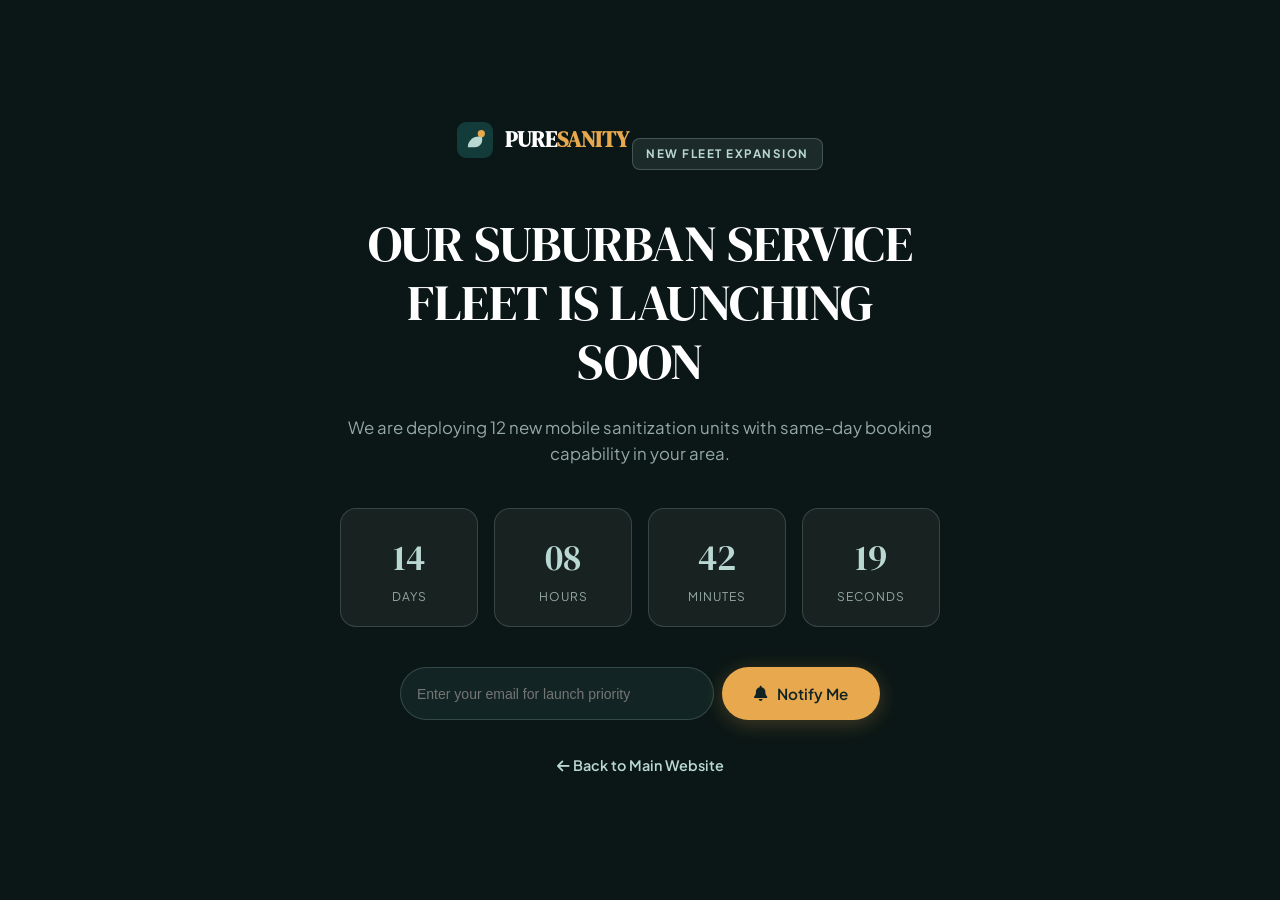
<file: coming-soon.html>
﻿<!DOCTYPE html>
<html lang="en" data-theme="light" dir="ltr">
<head>
  <meta charset="UTF-8">
  <meta name="viewport" content="width=device-width, initial-scale=1.0">
  <title>Service Expansion Coming Soon | PureSanity</title>
  
  <!-- Favicon -->
  <link rel="icon" type="image/svg+xml" href="assets/images/favicon.svg">
  
  <link rel="stylesheet" href="https://cdnjs.cloudflare.com/ajax/libs/font-awesome/6.4.0/css/all.min.css">
  <link rel="stylesheet" href="assets/css/style.css">
  
  <style>
    .teaser-page-wrap {
      min-height: 100vh;
      display: flex;
      align-items: center;
      justify-content: center;
      padding: 3rem 1.5rem;
      text-align: center;
      background: #0B1716;
      color: #FFFFFF;
      position: relative;
    }
    .teaser-card {
      max-width: 600px;
      position: relative;
      z-index: 5;
    }
    .countdown-grid {
      display: grid;
      grid-template-columns: repeat(4, 1fr);
      gap: 1rem;
      margin: 2.5rem 0;
    }
    .timer-box {
      background: rgba(255, 255, 255, 0.05);
      border: 1px solid rgba(185, 216, 209, 0.2);
      border-radius: var(--radius-md);
      padding: 1.25rem 0.5rem;
    }
    .timer-num {
      font-family: var(--font-heading);
      font-size: 2.25rem;
      color: var(--secondary);
    }
    .timer-label {
      font-size: 0.75rem;
      color: #94A8A4;
      text-transform: uppercase;
      letter-spacing: 1px;
    }
    @media (max-width: 480px) {
      .countdown-grid {
        grid-template-columns: repeat(2, 1fr);
        gap: 0.75rem;
      }
    }
  </style>
</head>
<body>

  <div class="teaser-page-wrap">
    <div class="teaser-card">
      <a href="index.html" class="brand-logo" style="justify-content: center; margin-bottom: 2rem; color: #fff;">
        <svg viewBox="0 0 40 40" fill="none" xmlns="http://www.w3.org/2000/svg">
          <rect width="40" height="40" rx="10" fill="#123B3A"/>
          <path d="M12 28C12 21.3726 17.3726 16 24 16H28V20C28 24.4183 24.4183 28 20 28H12Z" fill="#B9D8D1"/>
          <circle cx="27" cy="13" r="4" fill="#E8A84E"/>
        </svg>
        <span style="color: #fff;">PURE<span class="highlight">SANITY</span></span>
      </a>

      <span class="tech-badge" style="background: rgba(185,216,209,0.1); color: var(--secondary); border-color: rgba(185,216,209,0.25);">NEW FLEET EXPANSION</span>
      <h1 style="color: #FFFFFF; margin: 1.5rem 0; font-size: clamp(2.2rem, 4vw, 3.5rem);">OUR SUBURBAN SERVICE FLEET IS LAUNCHING SOON</h1>
      <p style="color: #94A8A4; font-size: 1.05rem;">We are deploying 12 new mobile sanitization units with same-day booking capability in your area.</p>

      <!-- Countdown -->
      <div class="countdown-grid">
        <div class="timer-box">
          <div class="timer-num">14</div>
          <div class="timer-label">Days</div>
        </div>
        <div class="timer-box">
          <div class="timer-num">08</div>
          <div class="timer-label">Hours</div>
        </div>
        <div class="timer-box">
          <div class="timer-num">42</div>
          <div class="timer-label">Minutes</div>
        </div>
        <div class="timer-box">
          <div class="timer-num">19</div>
          <div class="timer-label">Seconds</div>
        </div>
      </div>

      <!-- Subscription -->
      <form class="newsletter-form" style="max-width: 480px; margin: 0 auto;" onsubmit="event.preventDefault(); alert('You will be notified as soon as service launches in your zip code!'); this.reset();">
        <input type="email" placeholder="Enter your email for launch priority" required style="background: #122524; color: #fff; border-color: rgba(185,216,209,0.2);">
        <button type="submit" class="btn btn-accent"><i class="fas fa-bell"></i> Notify Me</button>
      </form>

      <div style="margin-top: 2rem;">
        <a href="index.html" style="color: var(--secondary); font-weight: 600; font-size: 0.9rem;"><i class="fas fa-arrow-left"></i> Back to Main Website</a>
      </div>
    </div>
  </div>

</body>
</html>
</file>
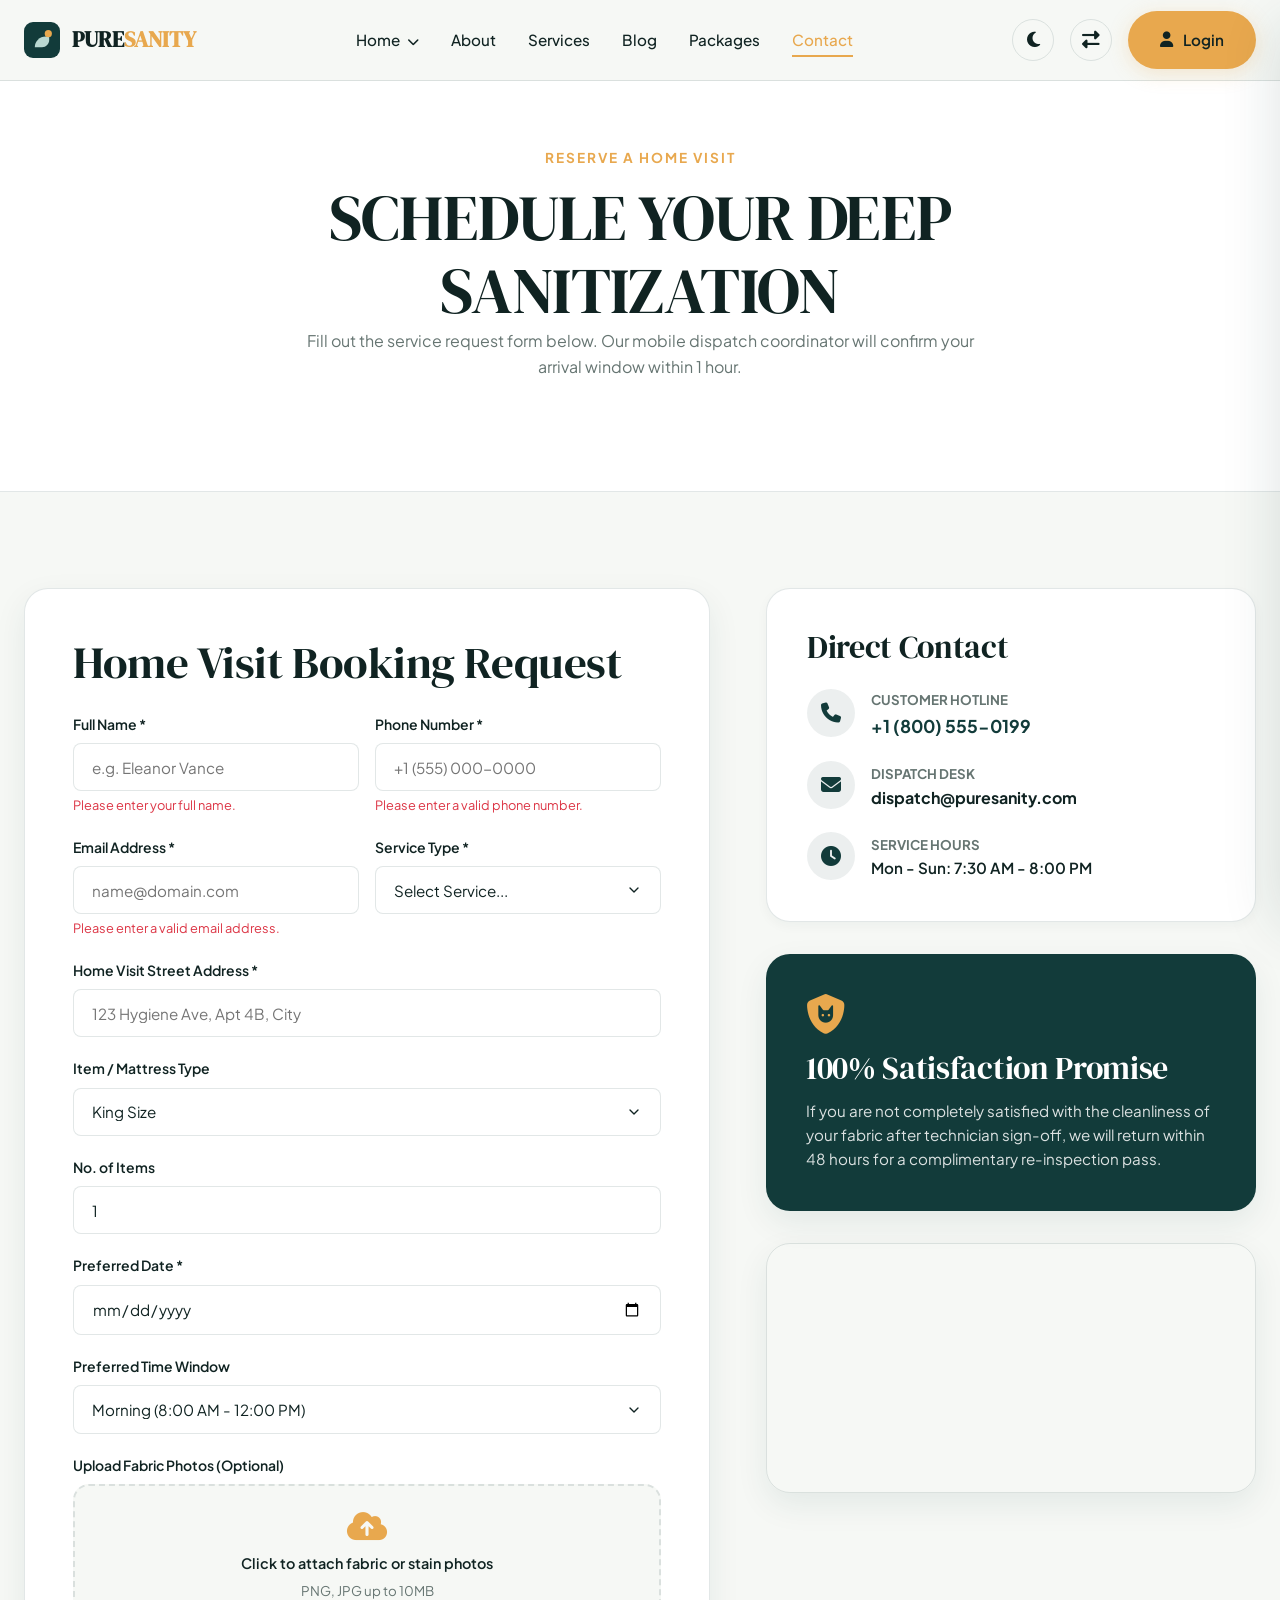
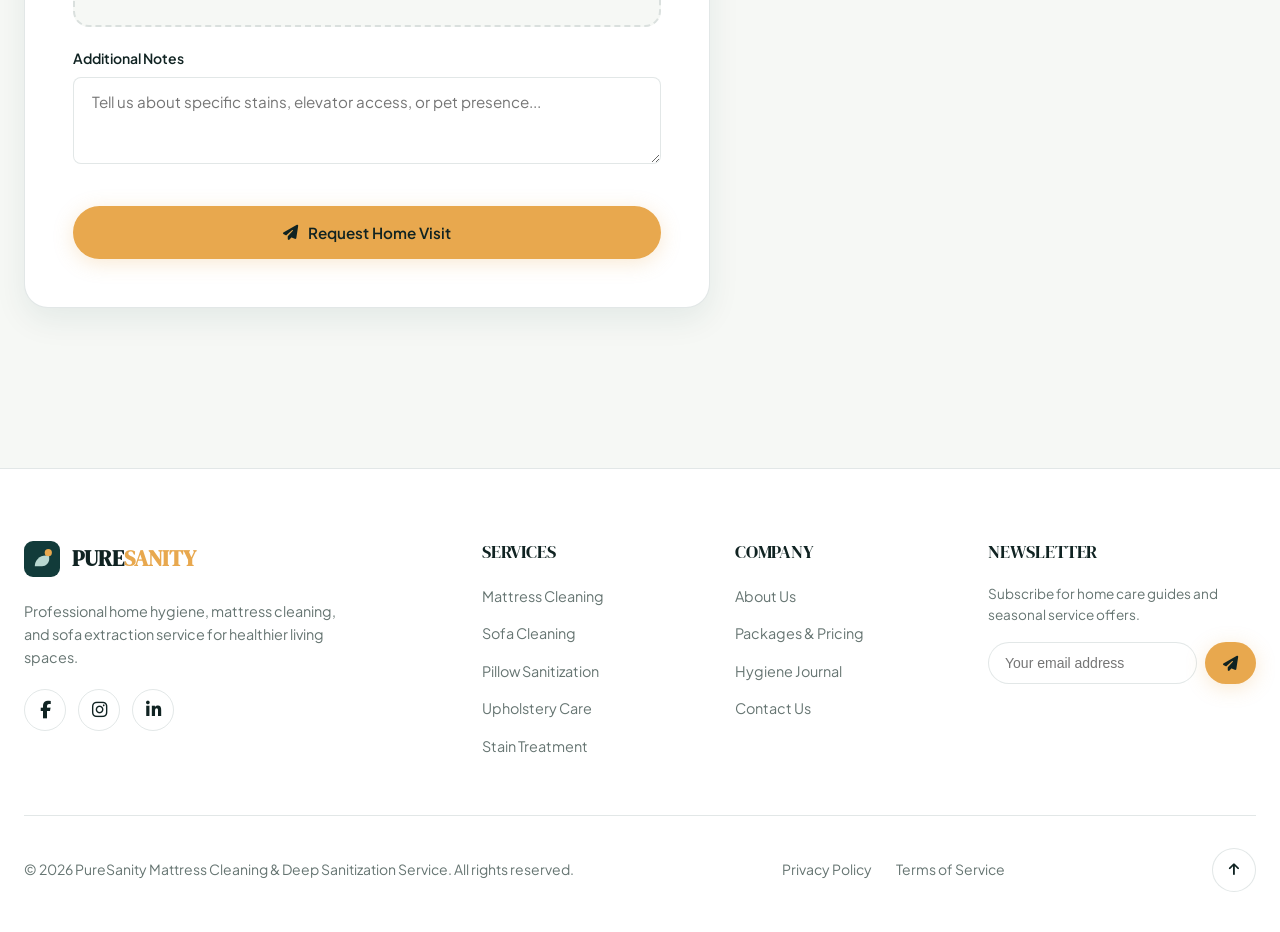
<file: contact.html>
﻿<!DOCTYPE html>
<html lang="en" data-theme="light" dir="ltr">
<head>
  <meta charset="UTF-8">
  <meta name="viewport" content="width=device-width, initial-scale=1.0">
  <title>Book Home Visit & Contact Us | PureSanity</title>
  <meta name="description" content="Schedule a professional mobile home visit for mattress cleaning, sofa sanitization, or upholstery extraction. Fast response & clear booking window.">
  
  <!-- Favicon -->
  <link rel="icon" type="image/svg+xml" href="assets/images/favicon.svg">
  
  <link rel="stylesheet" href="https://cdnjs.cloudflare.com/ajax/libs/font-awesome/6.4.0/css/all.min.css">
  <link rel="stylesheet" href="assets/css/style.css">
  <link rel="stylesheet" href="assets/css/rtl.css" id="rtl-stylesheet" disabled>
  
  <style>
    .contact-grid {
      display: grid;
      grid-template-columns: 7fr 5fr;
      gap: 3.5rem;
      align-items: start;
    }
    @media (max-width: 991px) {
      .contact-grid { grid-template-columns: 1fr; }
    }
    .booking-card-form {
      background: var(--card-bg);
      border-radius: var(--radius-lg);
      padding: 3rem;
      box-shadow: var(--shadow-md);
      border: 1px solid var(--border-color);
    }
    @media (max-width: 768px) {
      .booking-card-form { padding: 1.75rem; }
    }
    .file-upload-box {
      border: 2px dashed var(--border-color);
      border-radius: var(--radius-md);
      padding: 1.5rem;
      text-align: center;
      cursor: pointer;
      transition: var(--transition);
      background: var(--bg-light);
    }
    .file-upload-box:hover {
      border-color: var(--primary);
      background: rgba(var(--primary-rgb), 0.04);
    }
  </style>
</head>
<body>

  <!-- HEADER -->
  <header class="site-header">
    <div class="container">
      <div class="navbar-inner">
        <a href="index.html" class="brand-logo">
          <svg viewBox="0 0 40 40" fill="none" xmlns="http://www.w3.org/2000/svg">
            <rect width="40" height="40" rx="10" fill="#123B3A"/>
            <path d="M12 28C12 21.3726 17.3726 16 24 16H28V20C28 24.4183 24.4183 28 20 28H12Z" fill="#B9D8D1"/>
            <circle cx="27" cy="13" r="4" fill="#E8A84E"/>
          </svg>
          <span>PURE<span class="highlight">SANITY</span></span>
        </a>

        <ul class="nav-menu">
          <li class="nav-dropdown">
            <a href="index.html" class="nav-link">Home <i class="fas fa-chevron-down" style="font-size: 0.75rem; margin-left: 4px;"></i></a>
            <ul class="dropdown-menu">
              <li><a href="index.html">Home 1 - Main Landing</a></li>
              <li><a href="home2.html">Home 2 - Hygiene Journal</a></li>
            </ul>
          </li>
          <li><a href="about.html" class="nav-link">About</a></li>
          <li><a href="services.html" class="nav-link">Services</a></li>
          <li><a href="blog.html" class="nav-link">Blog</a></li>
          <li><a href="packages.html" class="nav-link">Packages</a></li>
          <li><a href="contact.html" class="nav-link active">Contact</a></li>
        </ul>

        <div class="header-actions">
          <button class="icon-btn theme-toggle-btn"><i class="fas fa-cog"></i></button>
          <button class="icon-btn rtl-toggle-btn"><i class="fas fa-right-left"></i></button>
          <a href="login.html" class="btn btn-accent header-cta"><i class="fas fa-user"></i> Login</a>
          <button class="hamburger-btn"><i class="fas fa-bars"></i></button>
        </div>
      </div>
    </div>
  </header>

  <!-- MOBILE DRAWER -->
  <div class="mobile-drawer-overlay"></div>
  <aside class="mobile-drawer">
    <div class="drawer-header">
      <a href="index.html" class="brand-logo"><span>PURE<span class="highlight">SANITY</span></span></a>
      <button class="drawer-close-btn"><i class="fas fa-times"></i></button>
    </div>
    <ul class="drawer-links">
      <li><a href="index.html" class="drawer-link">Home 1 - Main Landing</a></li>
      <li><a href="home2.html" class="drawer-link">Home 2 - Hygiene Journal</a></li>
      <li><a href="about.html" class="drawer-link">About Us</a></li>
      <li><a href="services.html" class="drawer-link">Services</a></li>
      <li><a href="blog.html" class="drawer-link">Blog</a></li>
      <li><a href="packages.html" class="drawer-link">Packages</a></li>
      <li><a href="contact.html" class="drawer-link">Contact</a></li>
    </ul>
    <div class="drawer-footer" style="padding: 1.5rem 1rem; border-top: 1px solid var(--border-color); text-align: center;">
      <div style="display: flex; gap: 1rem; justify-content: center; margin-bottom: 1rem;">
        <button class="icon-btn theme-toggle-btn" aria-label="Toggle Theme"><i class="fas fa-cog"></i></button>
        <button class="icon-btn rtl-toggle-btn" aria-label="Toggle RTL"><i class="fas fa-right-left"></i></button>
      </div>
      <a href="login.html" class="btn btn-accent" style="width: 100%;"><i class="fas fa-user"></i> Login</a>
    </div>
  </aside>

  <main>
    <section class="section-padding" style="padding-top: 9rem; background: var(--card-bg); border-bottom: 1px solid var(--border-color);">
      <div class="container" style="text-align: center; max-width: 760px;">
        <span class="eyebrow">RESERVE A HOME VISIT</span>
        <h1>SCHEDULE YOUR DEEP SANITIZATION</h1>
        <p>Fill out the service request form below. Our mobile dispatch coordinator will confirm your arrival window within 1 hour.</p>
      </div>
    </section>

    <!-- FORM & DETAILS SECTION -->
    <section class="section-padding">
      <div class="container">
        <div class="contact-grid">
          
          <!-- Booking Form -->
          <div class="booking-card-form">
            <h2 style="margin-bottom: 1.5rem;">Home Visit Booking Request</h2>
            
            <form id="booking-form" novalidate>
              <div class="form-row-2">
                <div class="form-group">
                  <label class="form-label">Full Name *</label>
                  <input type="text" class="form-control" placeholder="e.g. Eleanor Vance" required>
                  <div class="invalid-feedback">Please enter your full name.</div>
                </div>

                <div class="form-group">
                  <label class="form-label">Phone Number *</label>
                  <input type="tel" class="form-control" placeholder="+1 (555) 000-0000" required>
                  <div class="invalid-feedback">Please enter a valid phone number.</div>
                </div>
              </div>

              <div class="form-row-2">
                <div class="form-group">
                  <label class="form-label">Email Address *</label>
                  <input type="email" class="form-control" placeholder="name@domain.com" required>
                  <div class="invalid-feedback">Please enter a valid email address.</div>
                </div>

                <div class="form-group">
                  <label class="form-label">Service Type *</label>
                  <select class="form-control" required>
                    <option value="">Select Service...</option>
                    <option value="mattress">Mattress Deep Extraction</option>
                    <option value="sofa">Sofa / Upholstery Cleaning</option>
                    <option value="pillow">Pillow & Accessories Care</option>
                    <option value="package">Complete Hygiene Package</option>
                    <option value="commercial">Commercial / Hotel Contract</option>
                  </select>
                </div>
              </div>

              <div class="form-group">
                <label class="form-label">Home Visit Street Address *</label>
                <input type="text" class="form-control" placeholder="123 Hygiene Ave, Apt 4B, City" required>
              </div>

              <div class="form-row-3">
                <div class="form-group">
                  <label class="form-label">Item / Mattress Type</label>
                  <select class="form-control">
                    <option value="king">King Size</option>
                    <option value="queen">Queen Size</option>
                    <option value="double">Double Size</option>
                    <option value="single">Single Size</option>
                    <option value="sofa">3-Seater Sofa</option>
                  </select>
                </div>

                <div class="form-group">
                  <label class="form-label">No. of Items</label>
                  <input type="number" class="form-control" value="1" min="1" max="20">
                </div>

                <div class="form-group">
                  <label class="form-label">Preferred Date *</label>
                  <input type="date" class="form-control" required>
                </div>
              </div>

              <div class="form-group">
                <label class="form-label">Preferred Time Window</label>
                <select class="form-control">
                  <option value="morning">Morning (8:00 AM - 12:00 PM)</option>
                  <option value="afternoon">Afternoon (12:00 PM - 4:00 PM)</option>
                  <option value="evening">Late Afternoon (4:00 PM - 7:00 PM)</option>
                </select>
              </div>

              <div class="form-group">
                <label class="form-label">Upload Fabric Photos (Optional)</label>
                <div class="file-upload-box" onclick="document.getElementById('photo-input').click();">
                  <i class="fas fa-cloud-arrow-up" style="font-size: 2rem; color: var(--accent); margin-bottom: 0.5rem; display: block;"></i>
                  <span style="font-size: 0.9rem; font-weight: 600; color: var(--text-main);">Click to attach fabric or stain photos</span>
                  <small style="display: block; color: var(--text-muted); margin-top: 0.25rem;">PNG, JPG up to 10MB</small>
                  <input type="file" id="photo-input" style="display: none;" accept="image/*" onchange="alert('Photo attached successfully!');">
                </div>
              </div>

              <div class="form-group">
                <label class="form-label">Additional Notes</label>
                <textarea class="form-control" rows="3" placeholder="Tell us about specific stains, elevator access, or pet presence..."></textarea>
              </div>

              <button type="submit" class="btn btn-accent" style="width: 100%; margin-top: 1rem;"><i class="fas fa-paper-plane"></i> Request Home Visit</button>
            </form>
          </div>

          <!-- Contact Sidebar -->
          <div>
            <div class="contact-sidebar-card" style="background: var(--card-bg); border-radius: var(--radius-lg); padding: 2.5rem; border: 1px solid var(--border-color); box-shadow: var(--shadow-sm); margin-bottom: 2rem;">
              <h3 style="margin-bottom: 1.25rem;">Direct Contact</h3>
              
              <div class="info-row-item" style="display: flex; gap: 1rem; margin-bottom: 1.25rem; align-items: center;">
                <div class="step-icon" style="margin: 0;"><i class="fas fa-phone"></i></div>
                <div>
                  <small style="color: var(--text-muted); text-transform: uppercase; font-weight: 700;">Customer Hotline</small>
                  <div style="font-weight: 700; font-size: 1.1rem; color: var(--primary);">+1 (800) 555-0199</div>
                </div>
              </div>

              <div class="info-row-item" style="display: flex; gap: 1rem; margin-bottom: 1.25rem; align-items: center;">
                <div class="step-icon" style="margin: 0;"><i class="fas fa-envelope"></i></div>
                <div>
                  <small style="color: var(--text-muted); text-transform: uppercase; font-weight: 700;">Dispatch Desk</small>
                  <div style="font-weight: 700; font-size: 1rem;">dispatch@puresanity.com</div>
                </div>
              </div>

              <div class="info-row-item" style="display: flex; gap: 1rem; align-items: center;">
                <div class="step-icon" style="margin: 0;"><i class="fas fa-clock"></i></div>
                <div>
                  <small style="color: var(--text-muted); text-transform: uppercase; font-weight: 700;">Service Hours</small>
                  <div style="font-weight: 600; font-size: 0.95rem;">Mon - Sun: 7:30 AM - 8:00 PM</div>
                </div>
              </div>
            </div>

            <!-- Guarantee Box -->
            <div class="guarantee-box" style="background: var(--primary); color: #fff; border-radius: var(--radius-lg); padding: 2.5rem; box-shadow: var(--shadow-md);">
              <i class="fas fa-shield-cat" style="font-size: 2.5rem; color: var(--accent); margin-bottom: 1rem; display: block;"></i>
              <h3 style="color: #fff; margin-bottom: 0.75rem;">100% Satisfaction Promise</h3>
              <p style="color: rgba(255,255,255,0.85); font-size: 0.95rem; margin: 0;">
                If you are not completely satisfied with the cleanliness of your fabric after technician sign-off, we will return within 48 hours for a complimentary re-inspection pass.
              </p>
            </div>

            <!-- Location Map -->
            <div class="map-box" style="border-radius: var(--radius-lg); overflow: hidden; box-shadow: var(--shadow-md); margin-top: 2rem; border: 1px solid var(--border-color); height: 250px;">
              <iframe src="https://www.google.com/maps/embed?pb=!1m18!1m12!1m3!1d100940.17087611094!2d-122.5076402434032!3d37.7576792742918!2m3!1f0!2f0!3f0!3m2!1i1024!2i768!4f13.1!3m3!1m2!1s0x80859a6d00690021%3A0x4a501367f076adff!2sSan%20Francisco%2C%20CA!5e0!3m2!1sen!2sus!4v1714412345678!5m2!1sen!2sus" width="100%" height="100%" style="border:0;" allowfullscreen="" loading="lazy" referrerpolicy="no-referrer-when-downgrade"></iframe>
            </div>
          </div>

        </div>
      </div>
    </section>
  </main>

  <!-- SUCCESS CONFIRMATION MODAL -->
  <div id="success-modal" class="modal-overlay">
    <div class="modal-content">
      <div class="modal-icon"><i class="fas fa-circle-check"></i></div>
      <h2 style="margin-bottom: 0.5rem;">BOOKING REQUEST RECEIVED!</h2>
      <p style="margin-bottom: 2rem;">Thank you for scheduling with PureSanity. Our mobile dispatch coordinator will call or email you within 60 minutes to confirm your technician arrival window.</p>
      <button id="close-modal-btn" class="btn btn-accent" style="width: 100%;">Return to Website</button>
    </div>
  </div>

  <!-- FOOTER -->
  <footer class="site-footer">
    <div class="container">
      <div class="footer-grid">
        <!-- Brand Info -->
        <div class="footer-brand">
          <a href="index.html" class="brand-logo">
            <svg viewBox="0 0 40 40" fill="none" xmlns="http://www.w3.org/2000/svg">
              <rect width="40" height="40" rx="10" fill="#123B3A"/>
              <path d="M12 28C12 21.3726 17.3726 16 24 16H28V20C28 24.4183 24.4183 28 20 28H12Z" fill="#B9D8D1"/>
              <circle cx="27" cy="13" r="4" fill="#E8A84E"/>
            </svg>
            <span>PURE<span class="highlight">SANITY</span></span>
          </a>
          <p>Professional home hygiene, mattress cleaning, and sofa extraction service for healthier living spaces.</p>
          <div style="display: flex; gap: 0.75rem; margin-top: 1.25rem;">
            <a href="#" class="icon-btn" aria-label="Facebook"><i class="fab fa-facebook-f"></i></a>
            <a href="#" class="icon-btn" aria-label="Instagram"><i class="fab fa-instagram"></i></a>
            <a href="#" class="icon-btn" aria-label="LinkedIn"><i class="fab fa-linkedin-in"></i></a>
          </div>
        </div>

        <!-- Services Links -->
        <div class="footer-col">
          <h4>SERVICES</h4>
          <ul class="footer-links">
            <li><a href="services.html#mattress">Mattress Cleaning</a></li>
            <li><a href="services.html#sofa">Sofa Cleaning</a></li>
            <li><a href="services.html#pillow">Pillow Sanitization</a></li>
            <li><a href="services.html#upholstery">Upholstery Care</a></li>
            <li><a href="services.html#stain">Stain Treatment</a></li>
          </ul>
        </div>

        <!-- Company Links -->
        <div class="footer-col">
          <h4>COMPANY</h4>
          <ul class="footer-links">
            <li><a href="about.html">About Us</a></li>
            <li><a href="packages.html">Packages & Pricing</a></li>
            <li><a href="blog.html">Hygiene Journal</a></li>
            <li><a href="contact.html">Contact Us</a></li>
          </ul>
        </div>

        <!-- Support & Newsletter -->
        <div class="footer-col">
          <h4>NEWSLETTER</h4>
          <p style="font-size: 0.85rem; margin-bottom: 0.75rem;">Subscribe for home care guides and seasonal service offers.</p>
          <form class="newsletter-form" onsubmit="event.preventDefault(); alert('Thank you for subscribing!'); this.reset();">
            <input type="email" placeholder="Your email address" required>
            <button type="submit" class="btn btn-accent" style="padding: 0.65rem 1rem;"><i class="fas fa-paper-plane"></i></button>
          </form>
        </div>
      </div>

      <!-- Footer Bottom -->
      <div class="footer-bottom">
        <div>&copy; 2026 PureSanity Mattress Cleaning & Deep Sanitization Service. All rights reserved.</div>
        <div style="display: flex; gap: 1.5rem;">
          <a href="privacy.html">Privacy Policy</a>
          <a href="terms.html">Terms of Service</a>
        </div>
        <button class="back-to-top-btn" aria-label="Back to Top"><i class="fas fa-arrow-up"></i></button>
      </div>
    </div>
  </footer>

  <script src="assets/js/main.js"></script>
</body>
</html>
</file>
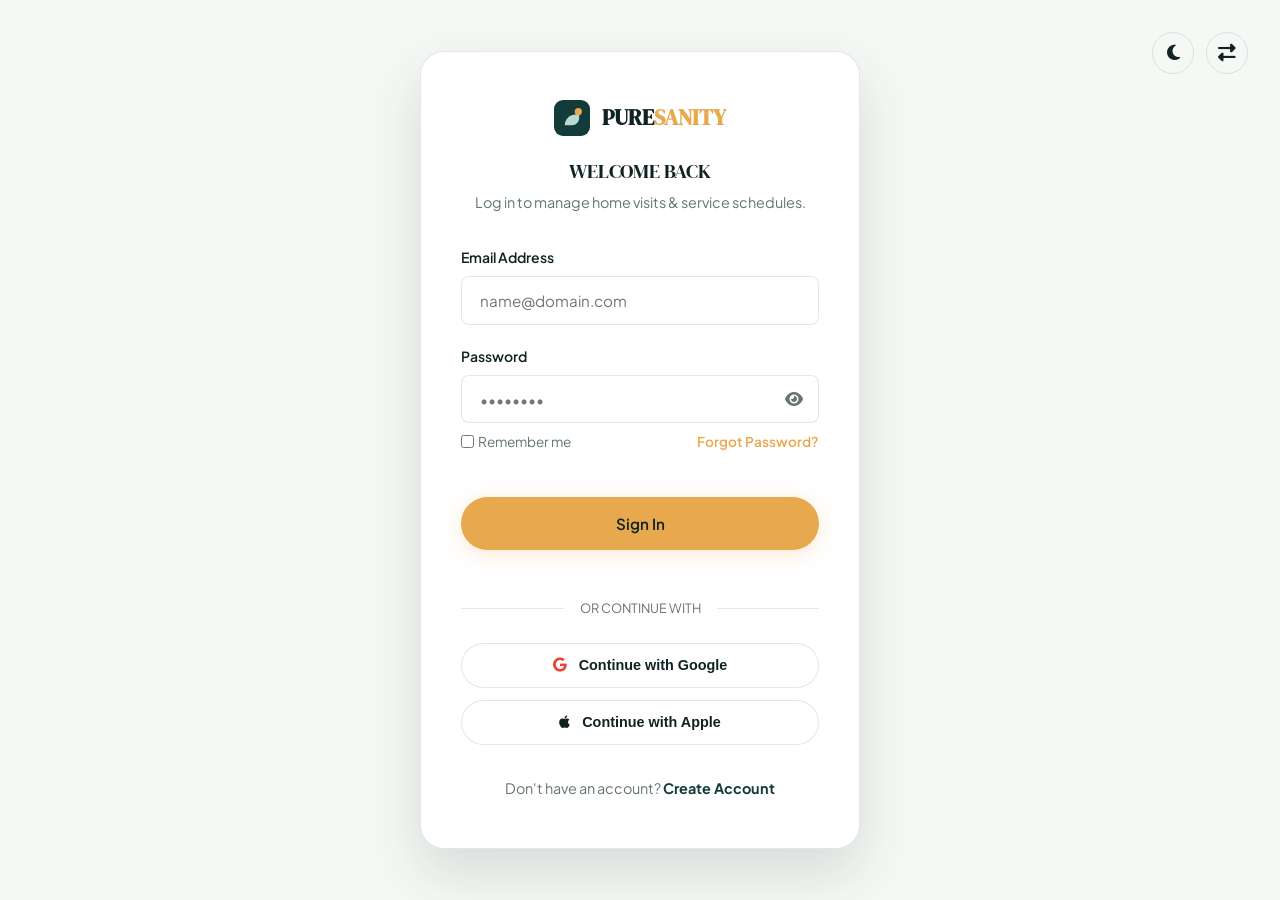
<file: login.html>
<!DOCTYPE html>
<html lang="en" data-theme="light" dir="ltr">
<head>
  <meta charset="UTF-8">
  <meta name="viewport" content="width=device-width, initial-scale=1.0">
  <title>Customer Login | PureSanity Portal</title>
  <meta name="description" content="Access your PureSanity home visit history, service schedules, and recurring maintenance reminders.">
  
  <!-- Favicon -->
  <link rel="icon" type="image/svg+xml" href="assets/images/favicon.svg">
  
  <link rel="stylesheet" href="https://cdnjs.cloudflare.com/ajax/libs/font-awesome/6.4.0/css/all.min.css">
  <link rel="stylesheet" href="assets/css/style.css">
  <link rel="stylesheet" href="assets/css/rtl.css" id="rtl-stylesheet" disabled>
  
  <style>
    .auth-page-wrap {
      min-height: 100vh;
      display: flex;
      align-items: center;
      justify-content: center;
      padding: 2rem 1.5rem;
      background: var(--bg-light);
    }
    .auth-card {
      background: var(--card-bg);
      border-radius: var(--radius-lg);
      padding: 3rem 2.5rem;
      max-width: 440px;
      width: 100%;
      box-shadow: var(--shadow-lg);
      border: 1px solid var(--border-color);
      text-align: center;
    }
    .social-btn {
      display: flex;
      align-items: center;
      justify-content: center;
      gap: 0.75rem;
      width: 100%;
      padding: 0.85rem;
      border-radius: var(--radius-pill);
      border: 1px solid var(--border-color);
      background: var(--card-bg);
      color: var(--text-main);
      font-weight: 600;
      font-size: 0.9rem;
      cursor: pointer;
      margin-bottom: 0.75rem;
      transition: var(--transition);
    }
    .social-btn:hover {
      background: var(--bg-light);
      border-color: var(--primary);
    }
    .auth-divider {
      display: flex;
      align-items: center;
      margin: 1.5rem 0;
      color: var(--text-muted);
      font-size: 0.8rem;
    }
    .auth-divider::before, .auth-divider::after {
      content: '';
      flex: 1;
      height: 1px;
      background: var(--border-color);
    }
    .auth-divider span {
      padding: 0 1rem;
    }
    
    .auth-actions {
      position: absolute;
      top: 2rem;
      right: 2rem;
      display: flex;
      gap: 0.75rem;
    }
    @media (max-width: 576px) {
      .auth-page-wrap {
        flex-direction: column;
        padding: 1rem 0.5rem;
      }
      .auth-actions {
        position: relative;
        top: auto;
        right: auto;
        width: 100%;
        max-width: 440px;
        justify-content: flex-end;
        margin-bottom: 1.25rem;
      }
      .auth-card {
        padding: 2.5rem 1rem;
        max-width: 100%;
      }
    }
  </style>
</head>
<body>

  <div class="auth-page-wrap">
    <div class="auth-actions">
      <button class="icon-btn theme-toggle-btn" aria-label="Toggle Theme" title="Toggle Theme"><i class="fas fa-moon"></i></button>
      <button class="icon-btn rtl-toggle-btn" aria-label="Toggle RTL" title="Toggle RTL"><i class="fas fa-right-left"></i></button>
    </div>
    
    <div class="auth-card">
      <a href="index.html" class="brand-logo" style="justify-content: center; margin-bottom: 1.5rem;">
        <svg viewBox="0 0 40 40" fill="none" xmlns="http://www.w3.org/2000/svg">
          <rect width="40" height="40" rx="10" fill="#123B3A"/>
          <path d="M12 28C12 21.3726 17.3726 16 24 16H28V20C28 24.4183 24.4183 28 20 28H12Z" fill="#B9D8D1"/>
          <circle cx="27" cy="13" r="4" fill="#E8A84E"/>
        </svg>
        <span>PURE<span class="highlight">SANITY</span></span>
      </a>

      <h2 style="font-size: 1.25rem; margin-bottom: 0.5rem;">WELCOME BACK</h2>
      <p style="font-size: 0.9rem; color: var(--text-muted); margin-bottom: 2rem;">Log in to manage home visits & service schedules.</p>

      <form id="login-form" onsubmit="event.preventDefault(); alert('Login successful! Redirecting...'); window.location.href='index.html';">
        <div class="form-group auth-form-group">
          <label class="form-label">Email Address</label>
          <input type="email" class="form-control" placeholder="name@domain.com" required>
        </div>

        <div class="form-group auth-form-group">
          <label class="form-label" style="margin-bottom: 0.5rem; display: block;">Password</label>
          <div style="position: relative;">
            <input type="password" class="form-control auth-password-input" placeholder="••••••••" required minlength="8">
            <i class="fas fa-eye auth-password-icon" onclick="const input = this.previousElementSibling; if (input.type === 'password') { input.type = 'text'; this.classList.remove('fa-eye'); this.classList.add('fa-eye-slash'); } else { input.type = 'password'; this.classList.remove('fa-eye-slash'); this.classList.add('fa-eye'); }"></i>
          </div>
          <div style="display: flex; justify-content: space-between; align-items: center; margin-top: 0.5rem;">
            <label style="font-size: 0.85rem; color: var(--text-muted); display: flex; align-items: center; gap: 0.25rem; cursor: pointer; white-space: nowrap;">
              <input type="checkbox"> Remember me
            </label>
            <a href="#" style="font-size: 0.85rem; color: var(--accent); font-weight: 600; white-space: nowrap;">Forgot Password?</a>
          </div>
        </div>

        <button type="submit" class="btn btn-accent" style="width: 100%; margin-top: 1.5rem; margin-bottom: 1.5rem;">Sign In</button>
      </form>

      <div class="auth-divider"><span>OR CONTINUE WITH</span></div>

      <!-- Social Logins -->
      <button class="social-btn"><i class="fab fa-google" style="color: #ea4335;"></i> Continue with Google</button>
      <button class="social-btn"><i class="fab fa-apple"></i> Continue with Apple</button>

      <div style="margin-top: 2rem; font-size: 0.9rem; color: var(--text-muted); white-space: nowrap;">
        Don't have an account? <a href="register.html" style="color: var(--primary); font-weight: 700;">Create Account</a>
      </div>
    </div>
  </div>

  <script src="assets/js/main.js"></script>
</body>
</html>
</file>
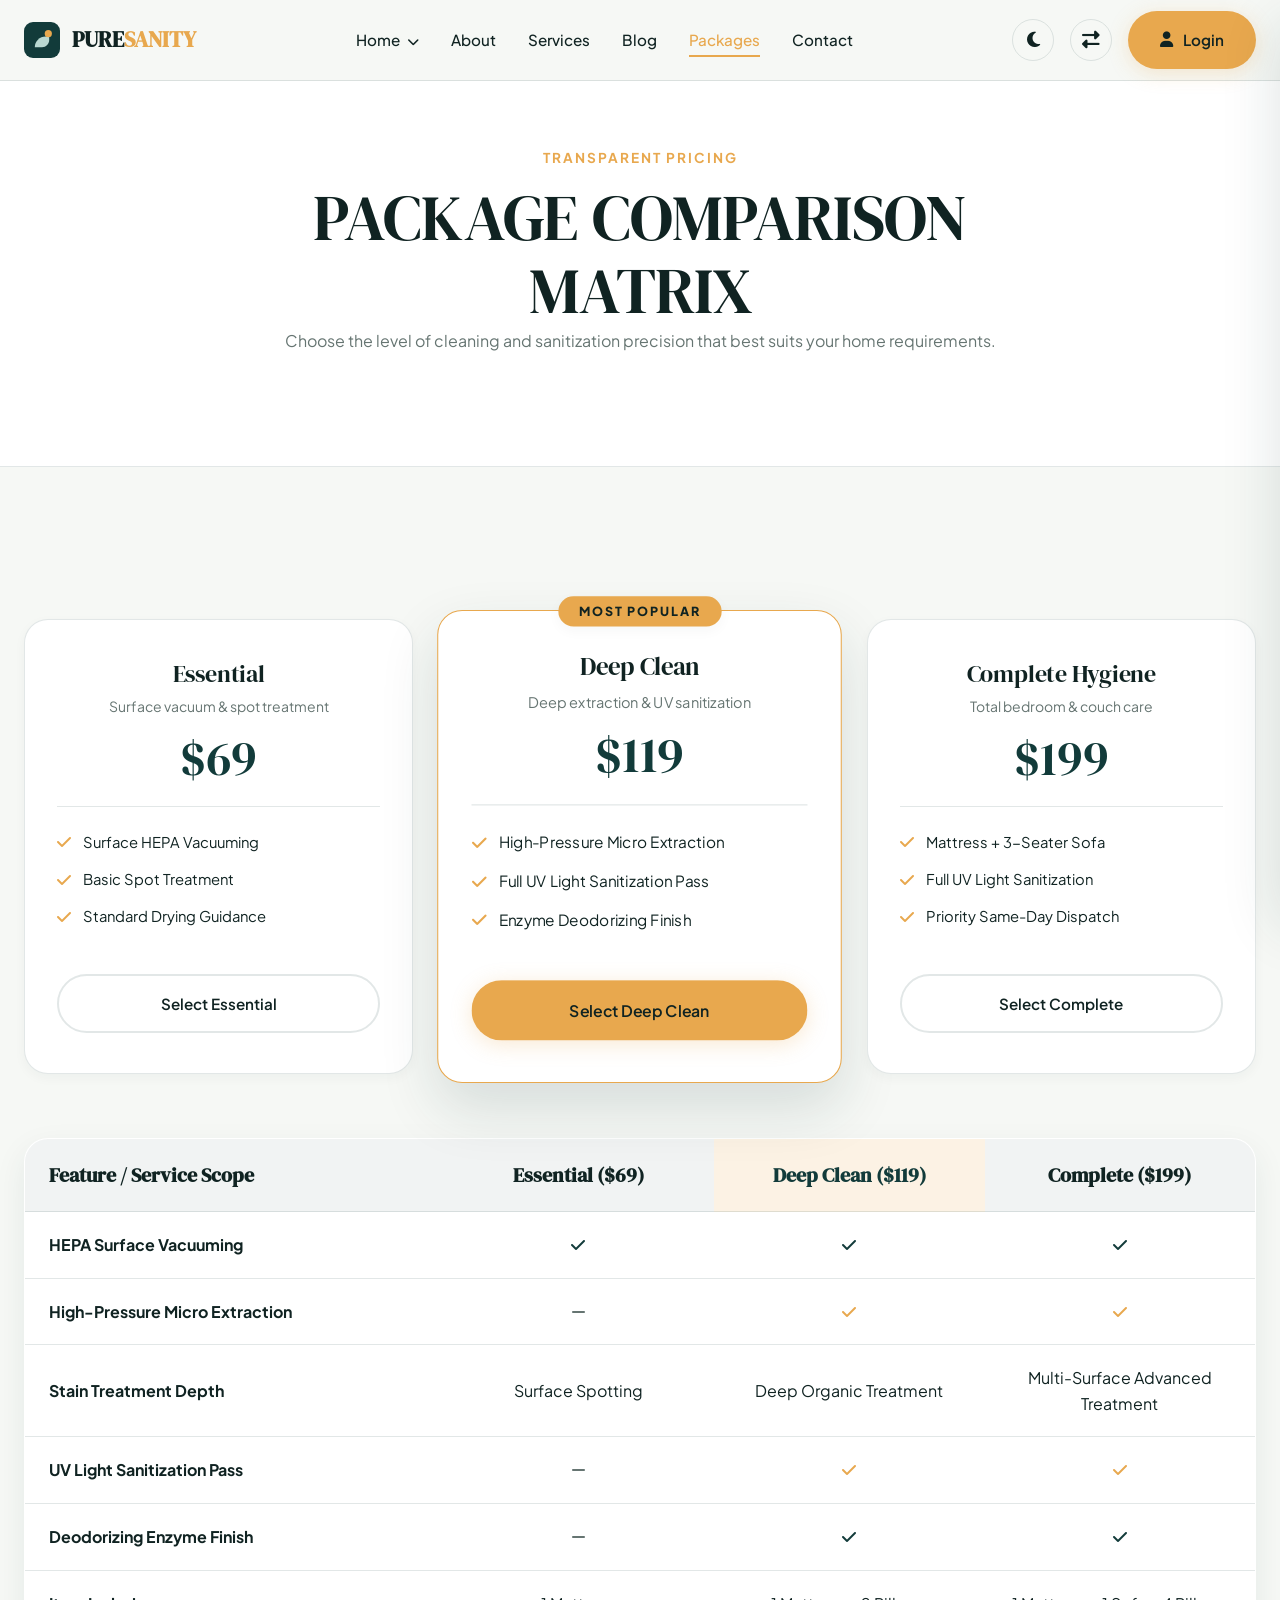
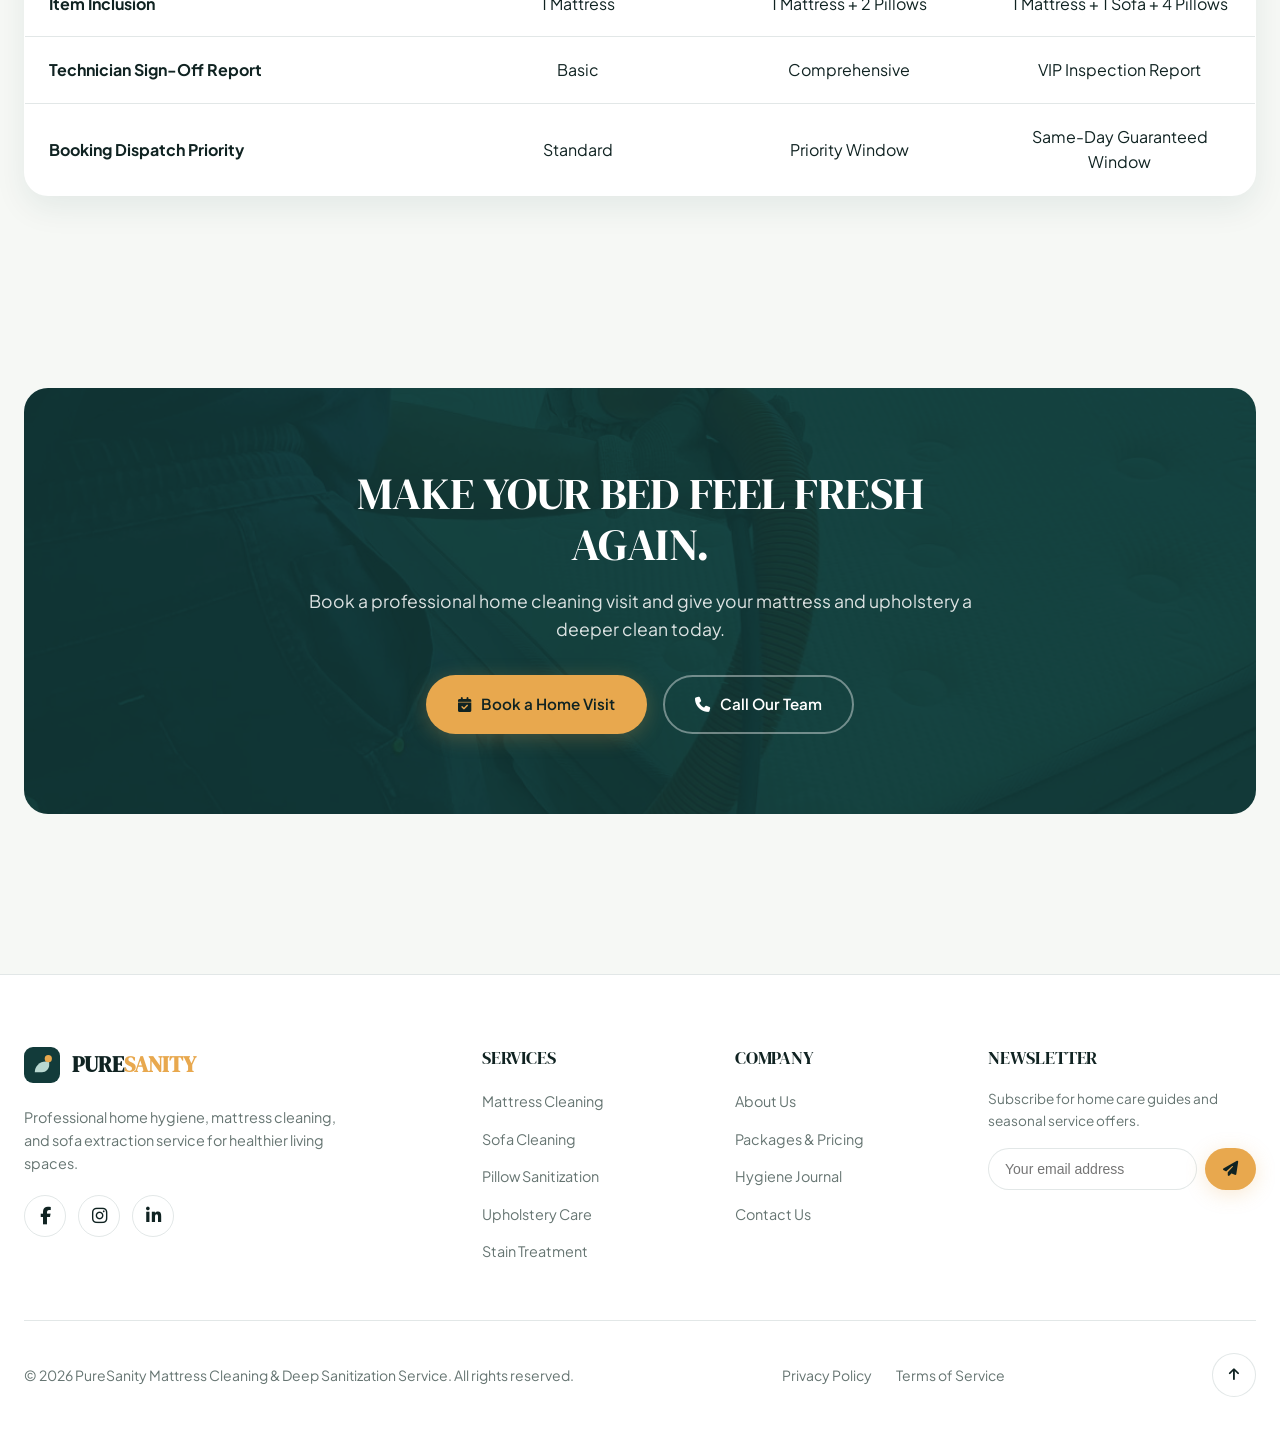
<file: packages.html>
﻿<!DOCTYPE html>
<html lang="en" data-theme="light" dir="ltr">
<head>
  <meta charset="UTF-8">
  <meta name="viewport" content="width=device-width, initial-scale=1.0">
  <title>Service Packages & Pricing Matrix | PureSanity</title>
  <meta name="description" content="Compare our mattress and sofa cleaning packages. Transparent pricing, clear feature breakdown, and simple online booking.">
  
  <!-- Favicon -->
  <link rel="icon" type="image/svg+xml" href="assets/images/favicon.svg">
  
  <link rel="stylesheet" href="https://cdnjs.cloudflare.com/ajax/libs/font-awesome/6.4.0/css/all.min.css">
  <link rel="stylesheet" href="assets/css/style.css">
  <link rel="stylesheet" href="assets/css/rtl.css" id="rtl-stylesheet" disabled>
  
  <style>
    .matrix-table {
      width: 100%;
      border-collapse: collapse;
      margin-top: 3rem;
      background: var(--card-bg);
      border-radius: var(--radius-lg);
      overflow: hidden;
      box-shadow: var(--shadow-md);
      border: 1px solid var(--border-color);
    }
    .matrix-table th, .matrix-table td {
      padding: 1.25rem 1.5rem;
      text-align: center;
      border-bottom: 1px solid var(--border-color);
    }
    .matrix-table th:first-child, .matrix-table td:first-child {
      text-align: left;
      font-weight: 700;
    }
    .matrix-table th {
      background: rgba(var(--primary-rgb), 0.06);
      font-family: var(--font-heading);
      font-size: 1.25rem;
      color: var(--text-main);
    }
    .matrix-table th.featured-col {
      background: rgba(232, 168, 78, 0.15);
      color: var(--primary);
    }
    @media (max-width: 768px) {
      .table-responsive-wrapper {
        overflow-x: auto;
      }
    }
  </style>
</head>
<body>

  <!-- HEADER -->
  <header class="site-header">
    <div class="container">
      <div class="navbar-inner">
        <a href="index.html" class="brand-logo">
          <svg viewBox="0 0 40 40" fill="none" xmlns="http://www.w3.org/2000/svg">
            <rect width="40" height="40" rx="10" fill="#123B3A"/>
            <path d="M12 28C12 21.3726 17.3726 16 24 16H28V20C28 24.4183 24.4183 28 20 28H12Z" fill="#B9D8D1"/>
            <circle cx="27" cy="13" r="4" fill="#E8A84E"/>
          </svg>
          <span>PURE<span class="highlight">SANITY</span></span>
        </a>

        <ul class="nav-menu">
          <li class="nav-dropdown">
            <a href="index.html" class="nav-link">Home <i class="fas fa-chevron-down" style="font-size: 0.75rem; margin-left: 4px;"></i></a>
            <ul class="dropdown-menu">
              <li><a href="index.html">Home 1 - Main Landing</a></li>
              <li><a href="home2.html">Home 2 - Hygiene Journal</a></li>
            </ul>
          </li>
          <li><a href="about.html" class="nav-link">About</a></li>
          <li><a href="services.html" class="nav-link">Services</a></li>
          <li><a href="blog.html" class="nav-link">Blog</a></li>
          <li><a href="packages.html" class="nav-link active">Packages</a></li>
          <li><a href="contact.html" class="nav-link">Contact</a></li>
        </ul>

        <div class="header-actions">
          <button class="icon-btn theme-toggle-btn"><i class="fas fa-cog"></i></button>
          <button class="icon-btn rtl-toggle-btn"><i class="fas fa-right-left"></i></button>
          <a href="login.html" class="btn btn-accent header-cta"><i class="fas fa-user"></i> Login</a>
          <button class="hamburger-btn"><i class="fas fa-bars"></i></button>
        </div>
      </div>
    </div>
  </header>

  <!-- MOBILE DRAWER -->
  <div class="mobile-drawer-overlay"></div>
  <aside class="mobile-drawer">
    <div class="drawer-header">
      <a href="index.html" class="brand-logo"><span>PURE<span class="highlight">SANITY</span></span></a>
      <button class="drawer-close-btn"><i class="fas fa-times"></i></button>
    </div>
    <ul class="drawer-links">
      <li><a href="index.html" class="drawer-link">Home 1 - Main Landing</a></li>
      <li><a href="home2.html" class="drawer-link">Home 2 - Hygiene Journal</a></li>
      <li><a href="about.html" class="drawer-link">About Us</a></li>
      <li><a href="services.html" class="drawer-link">Services</a></li>
      <li><a href="blog.html" class="drawer-link">Blog</a></li>
      <li><a href="packages.html" class="drawer-link">Packages</a></li>
      <li><a href="contact.html" class="drawer-link">Contact</a></li>
    </ul>
    <div class="drawer-footer" style="padding: 1.5rem 1rem; border-top: 1px solid var(--border-color); text-align: center;">
      <div style="display: flex; gap: 1rem; justify-content: center; margin-bottom: 1rem;">
        <button class="icon-btn theme-toggle-btn" aria-label="Toggle Theme"><i class="fas fa-cog"></i></button>
        <button class="icon-btn rtl-toggle-btn" aria-label="Toggle RTL"><i class="fas fa-right-left"></i></button>
      </div>
      <a href="login.html" class="btn btn-accent" style="width: 100%;"><i class="fas fa-user"></i> Login</a>
    </div>
  </aside>

  <main>
    <section class="section-padding" style="padding-top: 9rem; background: var(--card-bg); border-bottom: 1px solid var(--border-color);">
      <div class="container" style="text-align: center; max-width: 760px;">
        <span class="eyebrow">TRANSPARENT PRICING</span>
        <h1>PACKAGE COMPARISON MATRIX</h1>
        <p>Choose the level of cleaning and sanitization precision that best suits your home requirements.</p>
      </div>
    </section>

    <!-- PRICING TIERS OVERVIEW -->
    <section class="section-padding">
      <div class="container">
        
        <div class="pricing-grid">
          <!-- Essential -->
          <div class="pricing-card">
            <div class="pricing-card-header">
              <h3 class="pricing-title">Essential</h3>
              <p style="font-size: 0.875rem;">Surface vacuum & spot treatment</p>
              <div class="pricing-price">$69</div>
            </div>
            <ul class="pricing-features">
              <li><i class="fas fa-check"></i> Surface HEPA Vacuuming</li>
              <li><i class="fas fa-check"></i> Basic Spot Treatment</li>
              <li><i class="fas fa-check"></i> Standard Drying Guidance</li>
            </ul>
            <a href="contact.html?package=essential" class="btn btn-outline" style="width: 100%;">Select Essential</a>
          </div>

          <!-- Deep Clean -->
          <div class="pricing-card featured">
            <span class="featured-ribbon">Most Popular</span>
            <div class="pricing-card-header">
              <h3 class="pricing-title">Deep Clean</h3>
              <p style="font-size: 0.875rem;">Deep extraction & UV sanitization</p>
              <div class="pricing-price">$119</div>
            </div>
            <ul class="pricing-features">
              <li><i class="fas fa-check"></i> High-Pressure Micro Extraction</li>
              <li><i class="fas fa-check"></i> Full UV Light Sanitization Pass</li>
              <li><i class="fas fa-check"></i> Enzyme Deodorizing Finish</li>
            </ul>
            <a href="contact.html?package=deep-clean" class="btn btn-accent" style="width: 100%;">Select Deep Clean</a>
          </div>

          <!-- Complete Hygiene -->
          <div class="pricing-card">
            <div class="pricing-card-header">
              <h3 class="pricing-title">Complete Hygiene</h3>
              <p style="font-size: 0.875rem;">Total bedroom & couch care</p>
              <div class="pricing-price">$199</div>
            </div>
            <ul class="pricing-features">
              <li><i class="fas fa-check"></i> Mattress + 3-Seater Sofa</li>
              <li><i class="fas fa-check"></i> Full UV Light Sanitization</li>
              <li><i class="fas fa-check"></i> Priority Same-Day Dispatch</li>
            </ul>
            <a href="contact.html?package=complete" class="btn btn-outline" style="width: 100%;">Select Complete</a>
          </div>
        </div>

        <!-- DETAILED MATRIX TABLE -->
        <div class="table-responsive-wrapper" style="margin-top: 4rem;">
          <table class="matrix-table">
            <thead>
              <tr>
                <th style="width: 34%;">Feature / Service Scope</th>
                <th style="width: 22%;">Essential ($69)</th>
                <th class="featured-col" style="width: 22%;">Deep Clean ($119)</th>
                <th style="width: 22%;">Complete ($199)</th>
              </tr>
            </thead>
            <tbody>
              <tr>
                <td>HEPA Surface Vacuuming</td>
                <td><i class="fas fa-check" style="color: var(--primary);"></i></td>
                <td><i class="fas fa-check" style="color: var(--primary);"></i></td>
                <td><i class="fas fa-check" style="color: var(--primary);"></i></td>
              </tr>
              <tr>
                <td>High-Pressure Micro Extraction</td>
                <td><i class="fas fa-minus" style="color: var(--text-muted);"></i></td>
                <td><i class="fas fa-check" style="color: var(--accent);"></i></td>
                <td><i class="fas fa-check" style="color: var(--accent);"></i></td>
              </tr>
              <tr>
                <td>Stain Treatment Depth</td>
                <td>Surface Spotting</td>
                <td>Deep Organic Treatment</td>
                <td>Multi-Surface Advanced Treatment</td>
              </tr>
              <tr>
                <td>UV Light Sanitization Pass</td>
                <td><i class="fas fa-minus" style="color: var(--text-muted);"></i></td>
                <td><i class="fas fa-check" style="color: var(--accent);"></i></td>
                <td><i class="fas fa-check" style="color: var(--accent);"></i></td>
              </tr>
              <tr>
                <td>Deodorizing Enzyme Finish</td>
                <td><i class="fas fa-minus" style="color: var(--text-muted);"></i></td>
                <td><i class="fas fa-check" style="color: var(--primary);"></i></td>
                <td><i class="fas fa-check" style="color: var(--primary);"></i></td>
              </tr>
              <tr>
                <td>Item Inclusion</td>
                <td>1 Mattress</td>
                <td>1 Mattress + 2 Pillows</td>
                <td>1 Mattress + 1 Sofa + 4 Pillows</td>
              </tr>
              <tr>
                <td>Technician Sign-Off Report</td>
                <td>Basic</td>
                <td>Comprehensive</td>
                <td>VIP Inspection Report</td>
              </tr>
              <tr>
                <td>Booking Dispatch Priority</td>
                <td>Standard</td>
                <td>Priority Window</td>
                <td>Same-Day Guaranteed Window</td>
              </tr>
            </tbody>
          </table>
        </div>

      </div>
    </section>

    <!-- FINAL CTA -->
    <section class="section-padding">
      <div class="container">
        <div class="final-cta-banner">
          <img src="image/HHZ4Zm5hN92dmAQZLXfH4gGqvB8Gk0VfYqupTzXUiPyIZb5bsWShZ4RroW9Rx6xSZJa7ww0wHm56Y3ZehI201b3gEjHwFqMbpEDlKxvI5Yl-yypw3ZyNThmDAGVT_-dtKwiHGmbmqYxMK82MHRnz_6j9WUitwUxIB3h0O0Bu0B24B.jpg" alt="Bedroom Background" class="cta-bg-image">
          <div class="cta-content">
            <h2>MAKE YOUR BED FEEL FRESH AGAIN.</h2>
            <p>Book a professional home cleaning visit and give your mattress and upholstery a deeper clean today.</p>
            <div style="display: flex; gap: 1rem; justify-content: center; flex-wrap: wrap;">
              <a href="contact.html" class="btn btn-accent"><i class="fas fa-calendar-check"></i> Book a Home Visit</a>
              <a href="tel:+18005550199" class="btn btn-outline" style="color: #fff; border-color: rgba(255,255,255,0.4);"><i class="fas fa-phone"></i> Call Our Team</a>
            </div>
          </div>
        </div>
      </div>
    </section>
  </main>

  <!-- FOOTER -->
  <footer class="site-footer">
    <div class="container">
      <div class="footer-grid">
        <!-- Brand Info -->
        <div class="footer-brand">
          <a href="index.html" class="brand-logo">
            <svg viewBox="0 0 40 40" fill="none" xmlns="http://www.w3.org/2000/svg">
              <rect width="40" height="40" rx="10" fill="#123B3A"/>
              <path d="M12 28C12 21.3726 17.3726 16 24 16H28V20C28 24.4183 24.4183 28 20 28H12Z" fill="#B9D8D1"/>
              <circle cx="27" cy="13" r="4" fill="#E8A84E"/>
            </svg>
            <span>PURE<span class="highlight">SANITY</span></span>
          </a>
          <p>Professional home hygiene, mattress cleaning, and sofa extraction service for healthier living spaces.</p>
          <div style="display: flex; gap: 0.75rem; margin-top: 1.25rem;">
            <a href="#" class="icon-btn" aria-label="Facebook"><i class="fab fa-facebook-f"></i></a>
            <a href="#" class="icon-btn" aria-label="Instagram"><i class="fab fa-instagram"></i></a>
            <a href="#" class="icon-btn" aria-label="LinkedIn"><i class="fab fa-linkedin-in"></i></a>
          </div>
        </div>

        <!-- Services Links -->
        <div class="footer-col">
          <h4>SERVICES</h4>
          <ul class="footer-links">
            <li><a href="services.html#mattress">Mattress Cleaning</a></li>
            <li><a href="services.html#sofa">Sofa Cleaning</a></li>
            <li><a href="services.html#pillow">Pillow Sanitization</a></li>
            <li><a href="services.html#upholstery">Upholstery Care</a></li>
            <li><a href="services.html#stain">Stain Treatment</a></li>
          </ul>
        </div>

        <!-- Company Links -->
        <div class="footer-col">
          <h4>COMPANY</h4>
          <ul class="footer-links">
            <li><a href="about.html">About Us</a></li>
            <li><a href="packages.html">Packages & Pricing</a></li>
            <li><a href="blog.html">Hygiene Journal</a></li>
            <li><a href="contact.html">Contact Us</a></li>
          </ul>
        </div>

        <!-- Support & Newsletter -->
        <div class="footer-col">
          <h4>NEWSLETTER</h4>
          <p style="font-size: 0.85rem; margin-bottom: 0.75rem;">Subscribe for home care guides and seasonal service offers.</p>
          <form class="newsletter-form" onsubmit="event.preventDefault(); alert('Thank you for subscribing!'); this.reset();">
            <input type="email" placeholder="Your email address" required>
            <button type="submit" class="btn btn-accent" style="padding: 0.65rem 1rem;"><i class="fas fa-paper-plane"></i></button>
          </form>
        </div>
      </div>

      <!-- Footer Bottom -->
      <div class="footer-bottom">
        <div>&copy; 2026 PureSanity Mattress Cleaning & Deep Sanitization Service. All rights reserved.</div>
        <div style="display: flex; gap: 1.5rem;">
          <a href="privacy.html">Privacy Policy</a>
          <a href="terms.html">Terms of Service</a>
        </div>
        <button class="back-to-top-btn" aria-label="Back to Top"><i class="fas fa-arrow-up"></i></button>
      </div>
    </div>
  </footer>

  <script src="assets/js/main.js"></script>
</body>
</html>
</file>
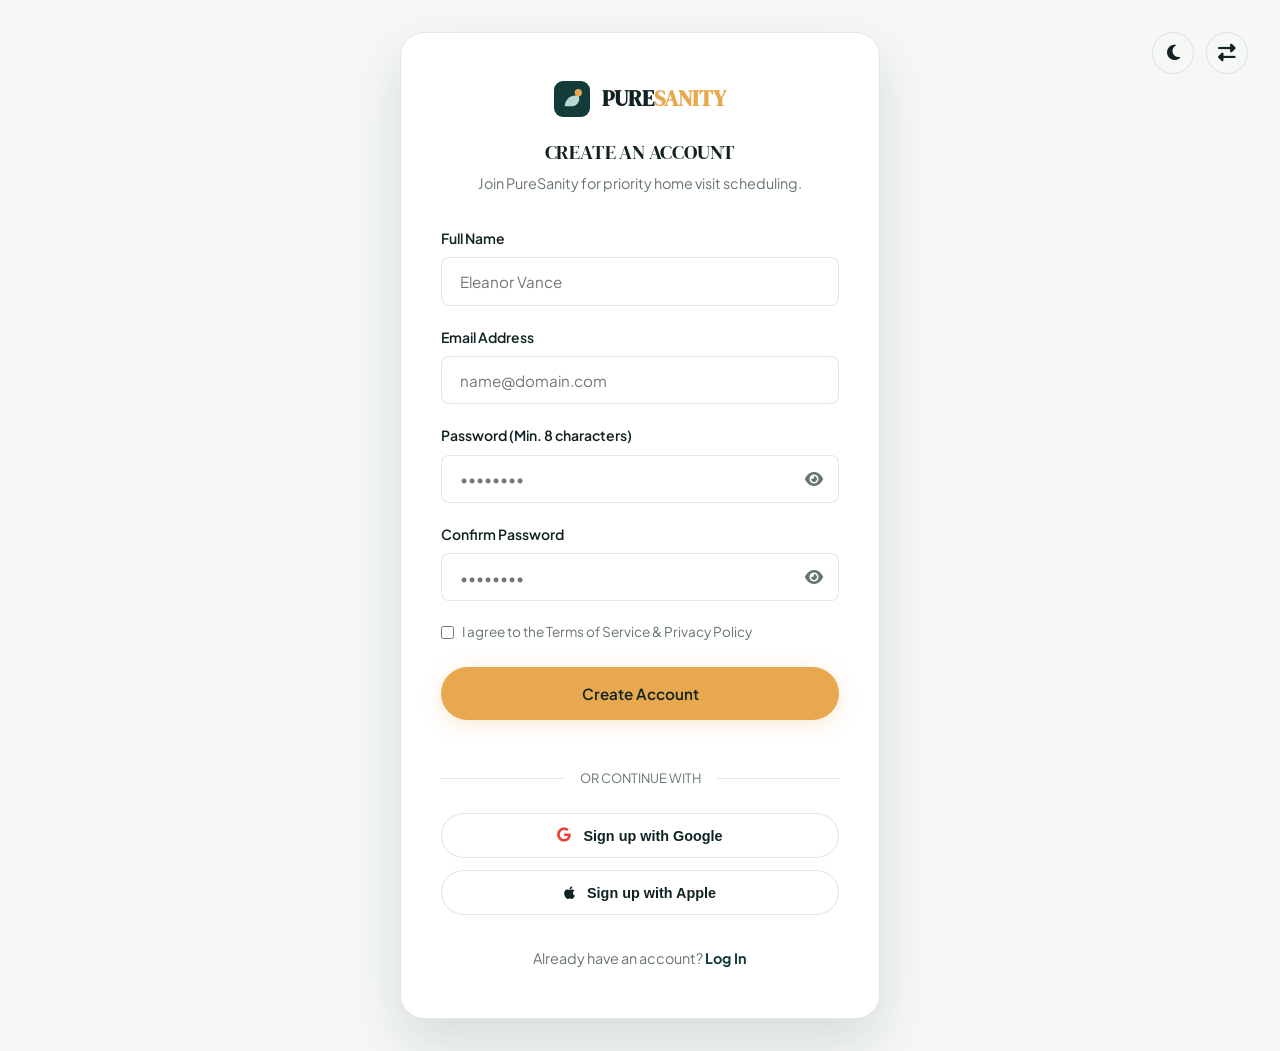
<file: register.html>
<!DOCTYPE html>
<html lang="en" data-theme="light" dir="ltr">
<head>
  <meta charset="UTF-8">
  <meta name="viewport" content="width=device-width, initial-scale=1.0">
  <title>Create Account | PureSanity Customer Portal</title>
  <meta name="description" content="Register for a PureSanity account to book mattress deep cleaning, track mobile technician dispatch, and access package deals.">
  
  <!-- Favicon -->
  <link rel="icon" type="image/svg+xml" href="assets/images/favicon.svg">
  
  <link rel="stylesheet" href="https://cdnjs.cloudflare.com/ajax/libs/font-awesome/6.4.0/css/all.min.css">
  <link rel="stylesheet" href="assets/css/style.css">
  <link rel="stylesheet" href="assets/css/rtl.css" id="rtl-stylesheet" disabled>
  
  <style>
    .auth-page-wrap {
      min-height: 100vh;
      display: flex;
      align-items: center;
      justify-content: center;
      padding: 2rem 1.5rem;
      background: var(--bg-light);
    }
    .auth-card {
      background: var(--card-bg);
      border-radius: var(--radius-lg);
      padding: 3rem 2.5rem;
      max-width: 480px;
      width: 100%;
      box-shadow: var(--shadow-lg);
      border: 1px solid var(--border-color);
      text-align: center;
    }
    .social-btn {
      display: flex;
      align-items: center;
      justify-content: center;
      gap: 0.75rem;
      width: 100%;
      padding: 0.85rem;
      border-radius: var(--radius-pill);
      border: 1px solid var(--border-color);
      background: var(--card-bg);
      color: var(--text-main);
      font-weight: 600;
      font-size: 0.9rem;
      cursor: pointer;
      margin-bottom: 0.75rem;
      transition: var(--transition);
    }
    .social-btn:hover {
      background: var(--bg-light);
      border-color: var(--primary);
    }
    .auth-divider {
      display: flex;
      align-items: center;
      margin: 1.5rem 0;
      color: var(--text-muted);
      font-size: 0.8rem;
    }
    .auth-divider::before, .auth-divider::after {
      content: '';
      flex: 1;
      height: 1px;
      background: var(--border-color);
    }
    .auth-divider span {
      padding: 0 1rem;
    }
    
    .auth-actions {
      position: absolute;
      top: 2rem;
      right: 2rem;
      display: flex;
      gap: 0.75rem;
    }
    @media (max-width: 576px) {
      .auth-page-wrap {
        flex-direction: column;
      }
      .auth-actions {
        position: relative;
        top: auto;
        right: auto;
        width: 100%;
        max-width: 480px;
        justify-content: flex-end;
        margin-bottom: 1.25rem;
      }
      .auth-card {
        padding: 2.5rem 1.5rem;
      }
    }
  </style>
</head>
<body>

  <div class="auth-page-wrap">
    <div class="auth-actions">
      <button class="icon-btn theme-toggle-btn" aria-label="Toggle Theme" title="Toggle Theme"><i class="fas fa-moon"></i></button>
      <button class="icon-btn rtl-toggle-btn" aria-label="Toggle RTL" title="Toggle RTL"><i class="fas fa-right-left"></i></button>
    </div>
    
    <div class="auth-card">
      <a href="index.html" class="brand-logo" style="justify-content: center; margin-bottom: 1.5rem;">
        <svg viewBox="0 0 40 40" fill="none" xmlns="http://www.w3.org/2000/svg">
          <rect width="40" height="40" rx="10" fill="#123B3A"/>
          <path d="M12 28C12 21.3726 17.3726 16 24 16H28V20C28 24.4183 24.4183 28 20 28H12Z" fill="#B9D8D1"/>
          <circle cx="27" cy="13" r="4" fill="#E8A84E"/>
        </svg>
        <span>PURE<span class="highlight">SANITY</span></span>
      </a>

      <h2 style="font-size: 1.25rem; margin-bottom: 0.5rem;">CREATE AN ACCOUNT</h2>
      <p style="font-size: 0.9rem; color: var(--text-muted); margin-bottom: 2rem;">Join PureSanity for priority home visit scheduling.</p>

      <form id="register-form">
        <div class="form-group auth-form-group">
          <label class="form-label">Full Name</label>
          <input type="text" id="reg-name" class="form-control" placeholder="Eleanor Vance" required>
        </div>

        <div class="form-group auth-form-group">
          <label class="form-label">Email Address</label>
          <input type="email" id="reg-email" class="form-control" placeholder="name@domain.com" required>
        </div>

        <div class="form-group auth-form-group">
          <label class="form-label">Password (Min. 8 characters)</label>
          <div style="position: relative;">
            <input type="password" id="reg-pass" class="form-control auth-password-input" placeholder="••••••••" required minlength="8">
            <i class="fas fa-eye auth-password-icon" onclick="const passInput = this.previousElementSibling; if (passInput.type === 'password') { passInput.type = 'text'; this.classList.remove('fa-eye'); this.classList.add('fa-eye-slash'); } else { passInput.type = 'password'; this.classList.remove('fa-eye-slash'); this.classList.add('fa-eye'); }"></i>
          </div>
        </div>

        <div class="form-group auth-form-group">
          <label class="form-label">Confirm Password</label>
          <div style="position: relative;">
            <input type="password" id="reg-confirm" class="form-control auth-password-input" placeholder="••••••••" required minlength="8">
            <i class="fas fa-eye auth-password-icon" onclick="const confirmInput = this.previousElementSibling; if (confirmInput.type === 'password') { confirmInput.type = 'text'; this.classList.remove('fa-eye'); this.classList.add('fa-eye-slash'); } else { confirmInput.type = 'password'; this.classList.remove('fa-eye-slash'); this.classList.add('fa-eye'); }"></i>
          </div>
          <div id="pass-match-error" style="color: #dc3545; font-size: 0.8rem; display: none; margin-top: 0.25rem;">Passwords do not match.</div>
        </div>

        <div class="auth-form-group" style="margin-bottom: 1.5rem;">
          <label style="display: flex; gap: 0.5rem; align-items: center; font-size: 0.85rem; color: var(--text-muted);">
            <input type="checkbox" required> I agree to the Terms of Service & Privacy Policy
          </label>
        </div>

        <button type="submit" class="btn btn-accent" style="width: 100%; margin-bottom: 1.5rem;">Create Account</button>
      </form>

      <div class="auth-divider"><span>OR CONTINUE WITH</span></div>

      <!-- Social Logins -->
      <button class="social-btn"><i class="fab fa-google" style="color: #ea4335;"></i> Sign up with Google</button>
      <button class="social-btn"><i class="fab fa-apple"></i> Sign up with Apple</button>

      <div style="margin-top: 2rem; font-size: 0.9rem; color: var(--text-muted);">
        Already have an account? <a href="login.html" style="color: var(--primary); font-weight: 700;">Log In</a>
      </div>
    </div>
  </div>

  <script>
    document.getElementById('register-form').addEventListener('submit', (e) => {
      e.preventDefault();
      const pass = document.getElementById('reg-pass').value;
      const confirm = document.getElementById('reg-confirm').value;
      const err = document.getElementById('pass-match-error');

      if (pass !== confirm) {
        err.style.display = 'block';
      } else {
        err.style.display = 'none';
        alert('Account created successfully! Redirecting to login...');
        window.location.href = 'login.html';
      }
    });
  </script>
  <script src="assets/js/main.js"></script>
</body>
</html>
</file>
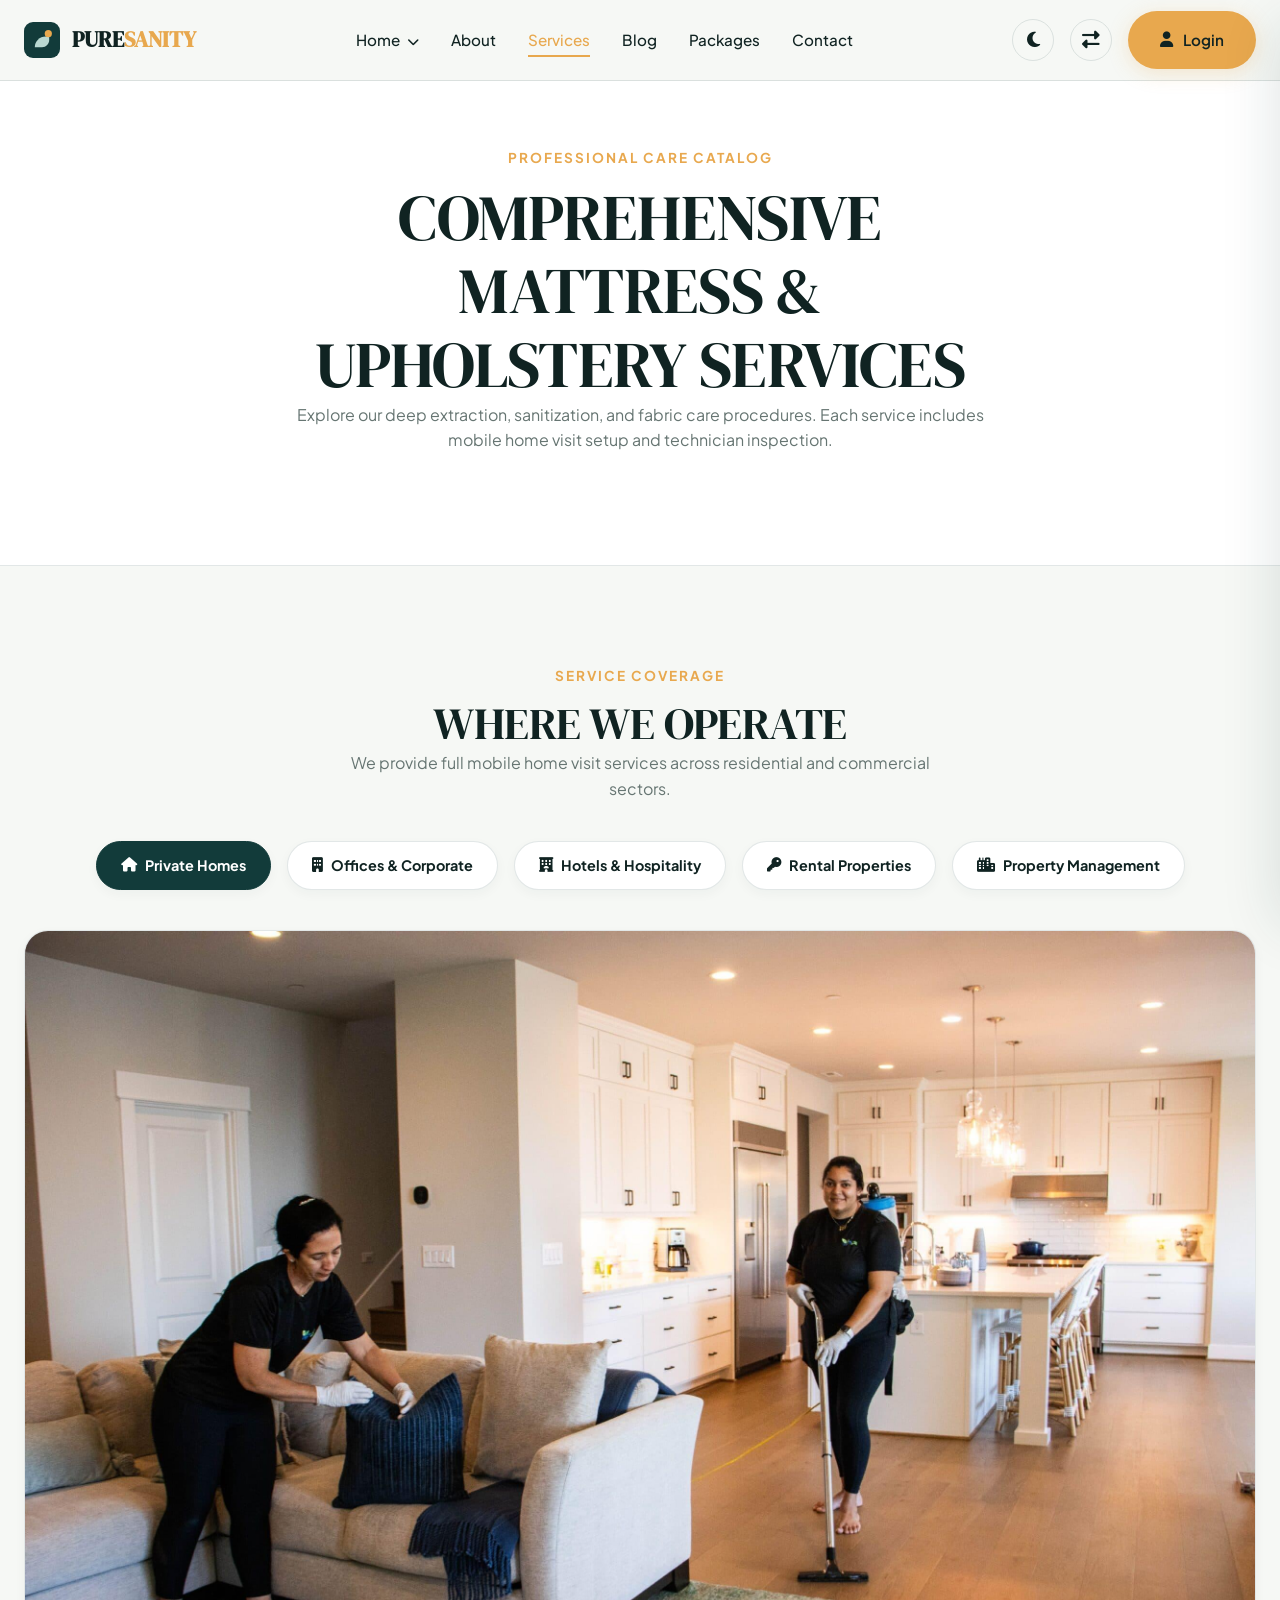
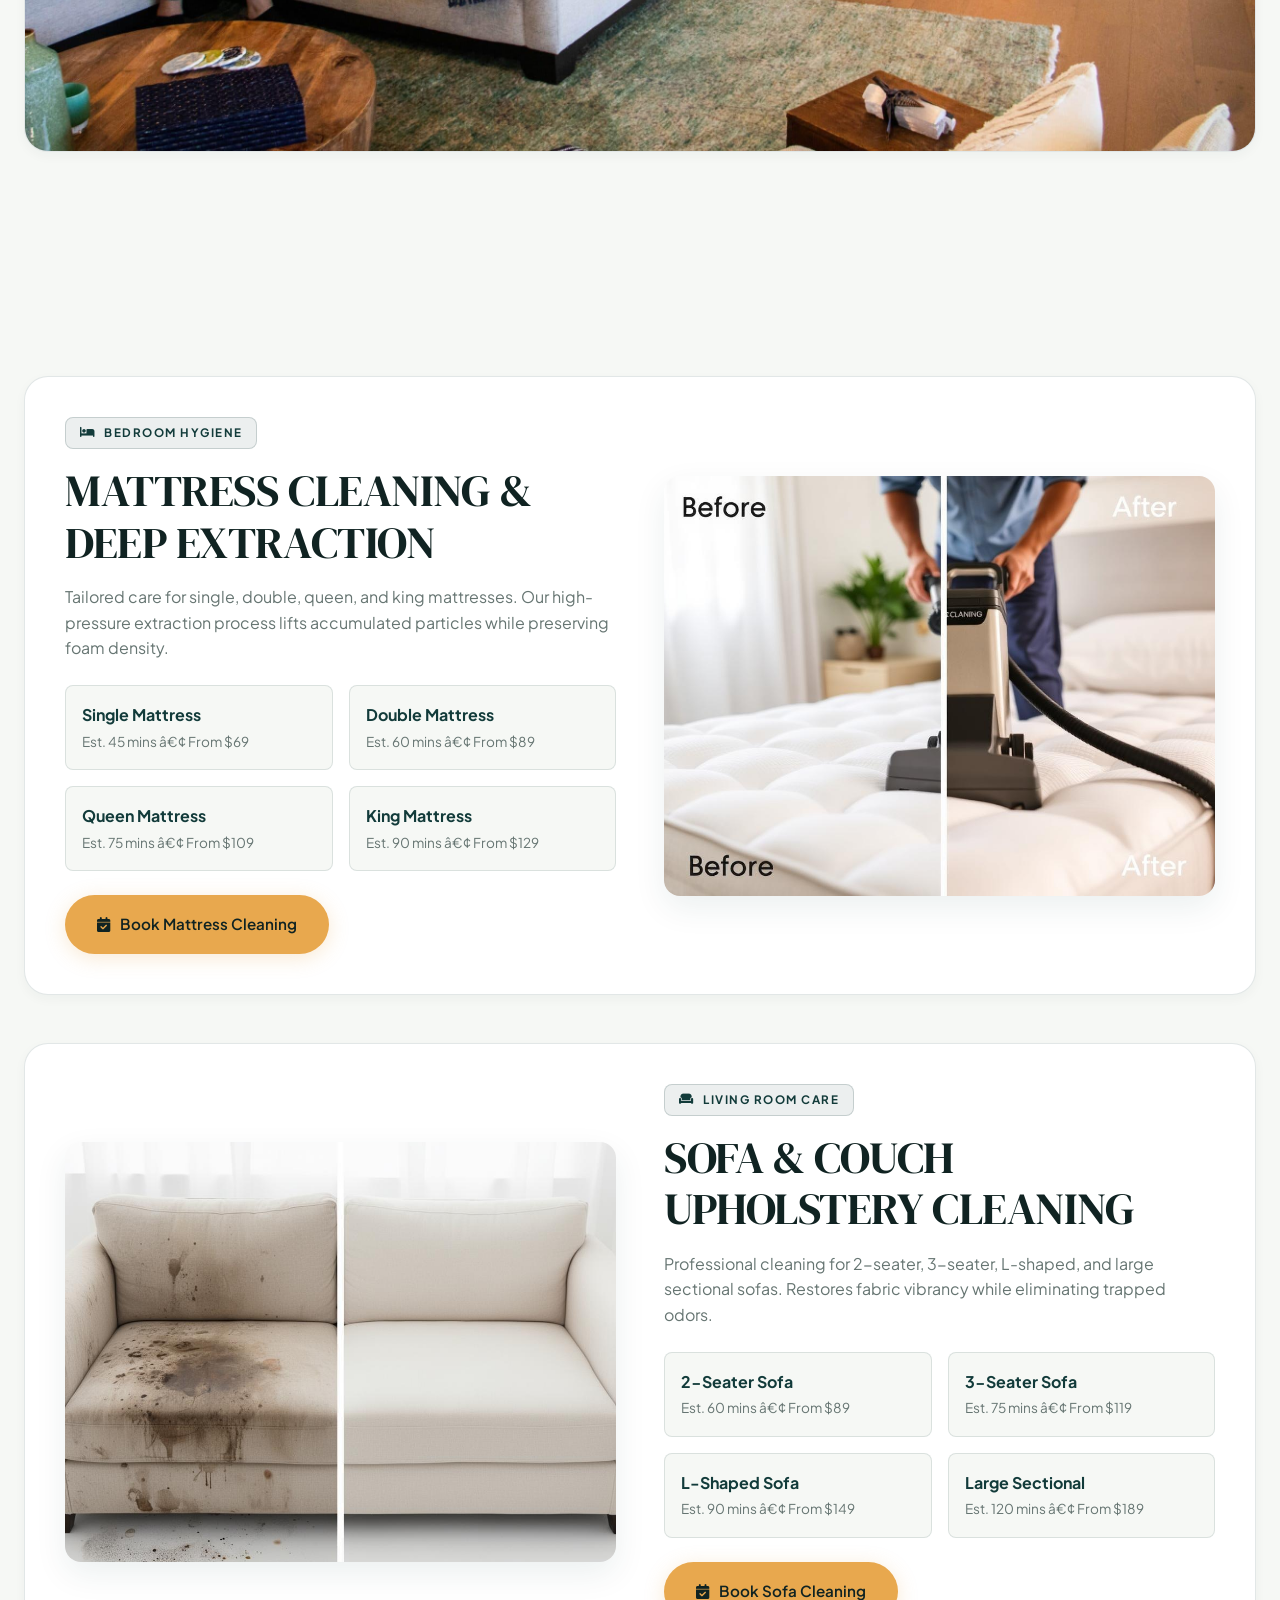
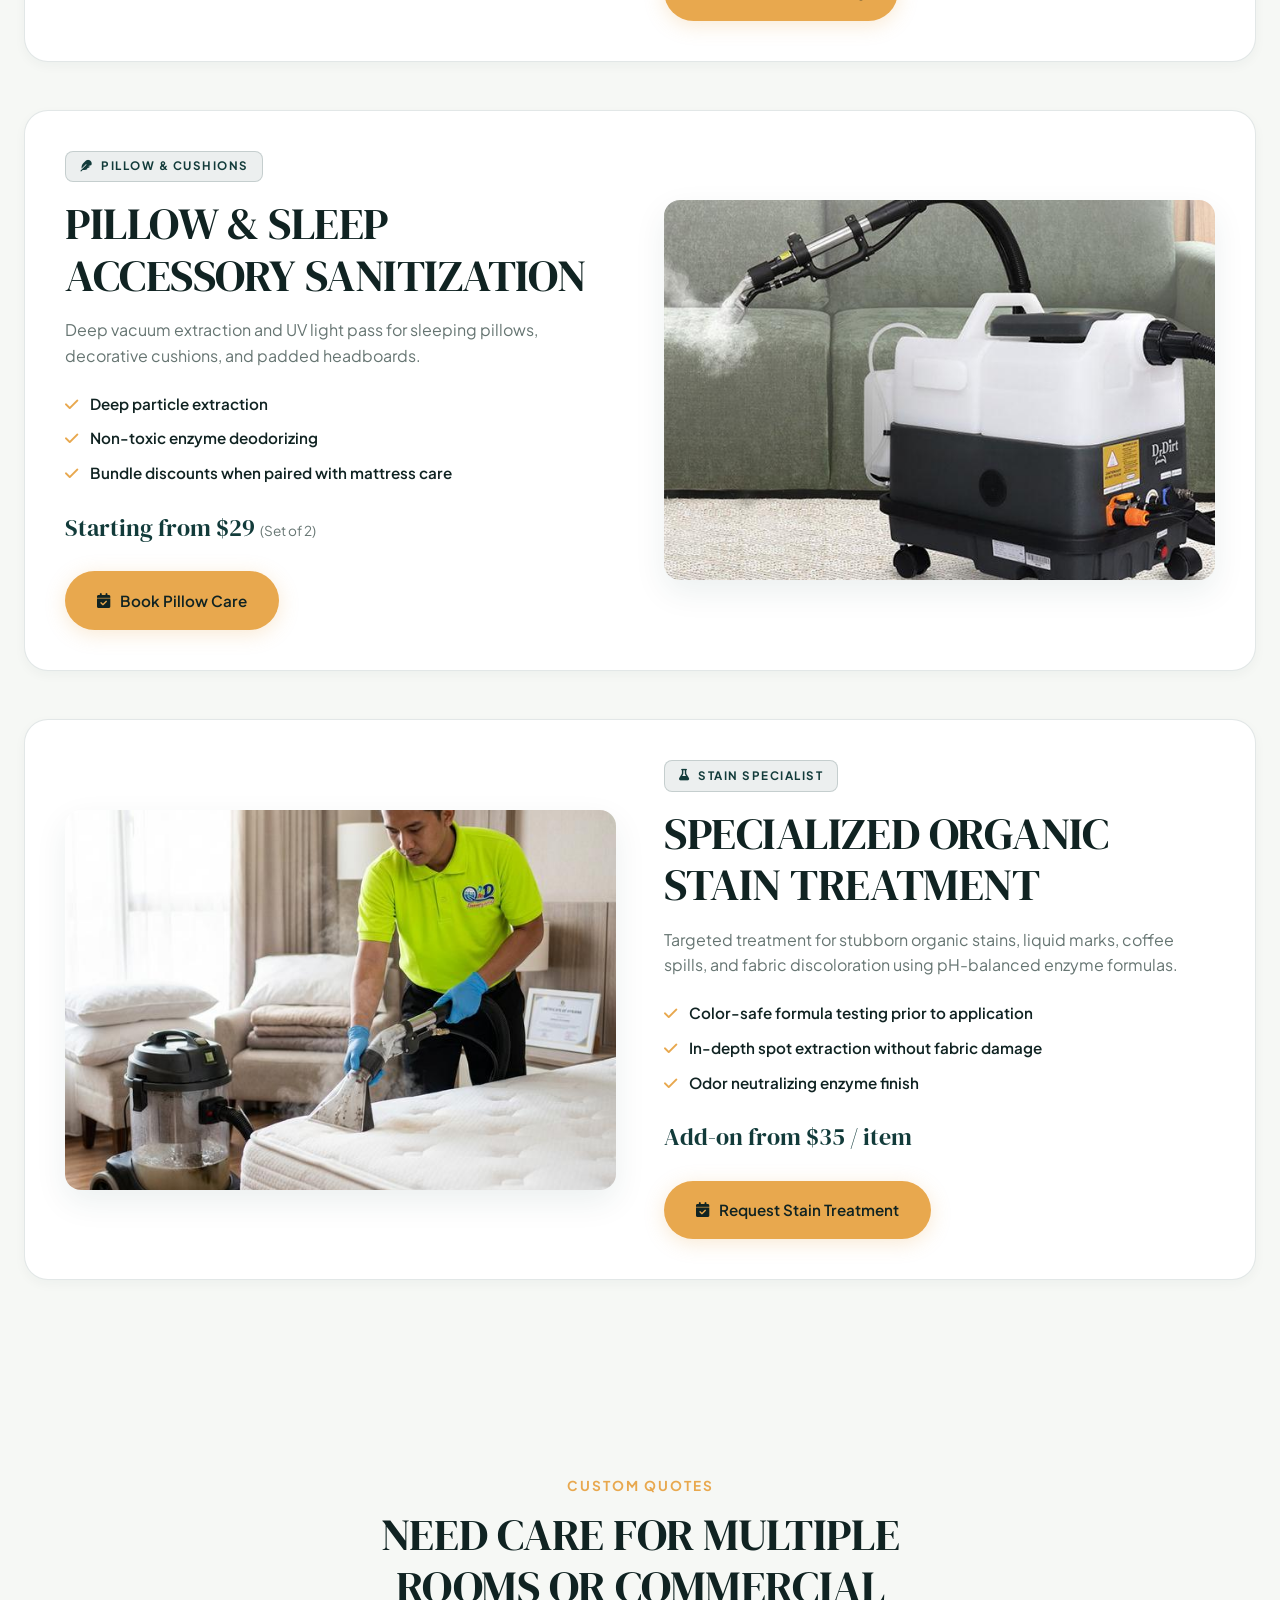
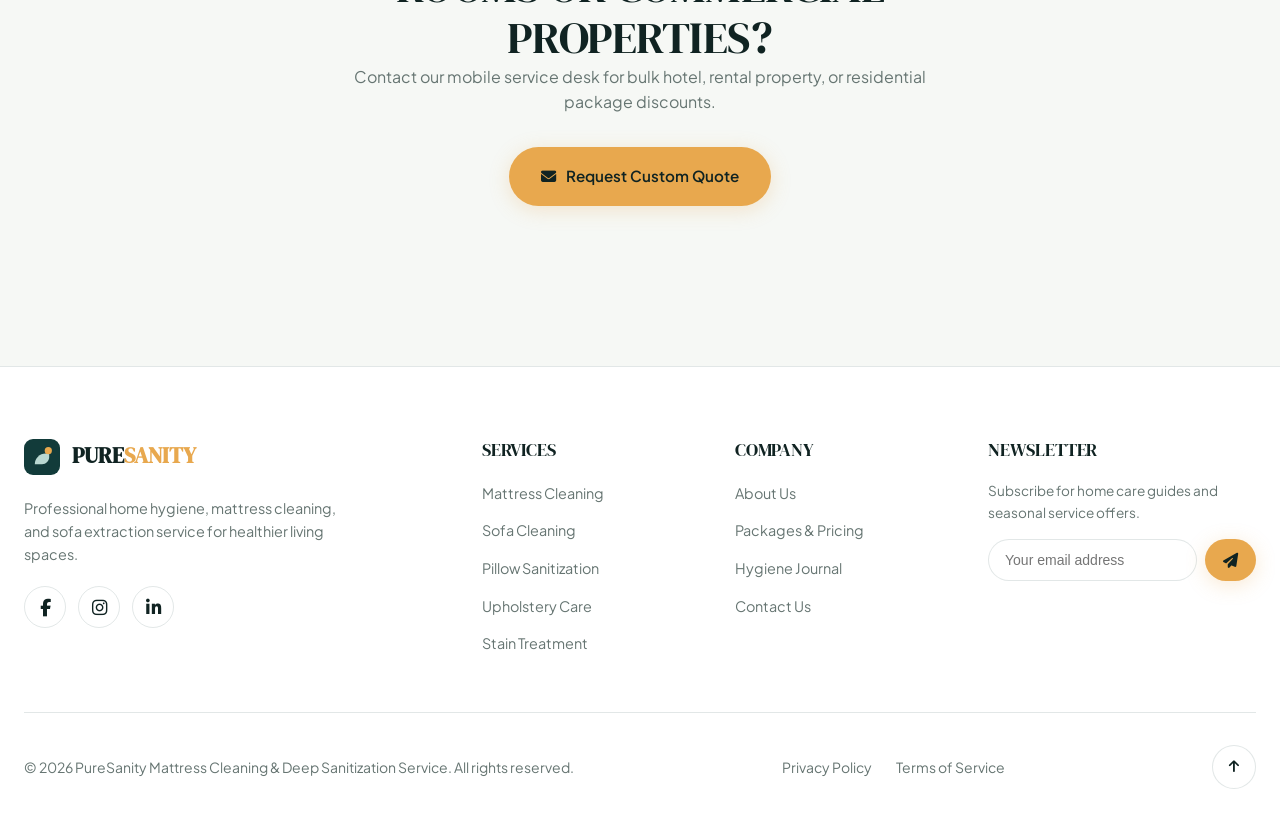
<file: services.html>
﻿<!DOCTYPE html>
<html lang="en" data-theme="light" dir="ltr">
<head>
  <meta charset="UTF-8">
  <meta name="viewport" content="width=device-width, initial-scale=1.0">
  <title>Our Services | Mattress & Sofa Deep Cleaning | PureSanity</title>
  <meta name="description" content="Explore our complete menu of mattress cleaning, sofa extraction, pillow sanitization, upholstery care, and targeted stain treatment services.">
  
  <!-- Favicon -->
  <link rel="icon" type="image/svg+xml" href="assets/images/favicon.svg">
  
  <link rel="stylesheet" href="https://cdnjs.cloudflare.com/ajax/libs/font-awesome/6.4.0/css/all.min.css">
  <link rel="stylesheet" href="assets/css/style.css">
  <link rel="stylesheet" href="assets/css/rtl.css" id="rtl-stylesheet" disabled>
</head>
<body>

  <!-- HEADER -->
  <header class="site-header">
    <div class="container">
      <div class="navbar-inner">
        <a href="index.html" class="brand-logo">
          <svg viewBox="0 0 40 40" fill="none" xmlns="http://www.w3.org/2000/svg">
            <rect width="40" height="40" rx="10" fill="#123B3A"/>
            <path d="M12 28C12 21.3726 17.3726 16 24 16H28V20C28 24.4183 24.4183 28 20 28H12Z" fill="#B9D8D1"/>
            <circle cx="27" cy="13" r="4" fill="#E8A84E"/>
          </svg>
          <span>PURE<span class="highlight">SANITY</span></span>
        </a>

        <ul class="nav-menu">
          <li class="nav-dropdown">
            <a href="index.html" class="nav-link">Home <i class="fas fa-chevron-down" style="font-size: 0.75rem; margin-left: 4px;"></i></a>
            <ul class="dropdown-menu">
              <li><a href="index.html">Home 1 - Main Landing</a></li>
              <li><a href="home2.html">Home 2 - Hygiene Journal</a></li>
            </ul>
          </li>
          <li><a href="about.html" class="nav-link">About</a></li>
          <li><a href="services.html" class="nav-link active">Services</a></li>
          <li><a href="blog.html" class="nav-link">Blog</a></li>
          <li><a href="packages.html" class="nav-link">Packages</a></li>
          <li><a href="contact.html" class="nav-link">Contact</a></li>
        </ul>

        <div class="header-actions">
          <button class="icon-btn theme-toggle-btn"><i class="fas fa-cog"></i></button>
          <button class="icon-btn rtl-toggle-btn"><i class="fas fa-right-left"></i></button>
          <a href="login.html" class="btn btn-accent header-cta"><i class="fas fa-user"></i> Login</a>
          <button class="hamburger-btn"><i class="fas fa-bars"></i></button>
        </div>
      </div>
    </div>
  </header>

  <!-- MOBILE DRAWER -->
  <div class="mobile-drawer-overlay"></div>
  <aside class="mobile-drawer">
    <div class="drawer-header">
      <a href="index.html" class="brand-logo"><span>PURE<span class="highlight">SANITY</span></span></a>
      <button class="drawer-close-btn"><i class="fas fa-times"></i></button>
    </div>
    <ul class="drawer-links">
      <li><a href="index.html" class="drawer-link">Home 1 - Main Landing</a></li>
      <li><a href="home2.html" class="drawer-link">Home 2 - Hygiene Journal</a></li>
      <li><a href="about.html" class="drawer-link">About Us</a></li>
      <li><a href="services.html" class="drawer-link">Services</a></li>
      <li><a href="blog.html" class="drawer-link">Blog</a></li>
      <li><a href="packages.html" class="drawer-link">Packages</a></li>
      <li><a href="contact.html" class="drawer-link">Contact</a></li>
    </ul>
    <div class="drawer-footer" style="padding: 1.5rem 1rem; border-top: 1px solid var(--border-color); text-align: center;">
      <div style="display: flex; gap: 1rem; justify-content: center; margin-bottom: 1rem;">
        <button class="icon-btn theme-toggle-btn" aria-label="Toggle Theme"><i class="fas fa-cog"></i></button>
        <button class="icon-btn rtl-toggle-btn" aria-label="Toggle RTL"><i class="fas fa-right-left"></i></button>
      </div>
      <a href="login.html" class="btn btn-accent" style="width: 100%;"><i class="fas fa-user"></i> Login</a>
    </div>
  </aside>

  <main>
    <!-- PAGE HERO -->
    <section class="section-padding" style="padding-top: 9rem; background: var(--card-bg); border-bottom: 1px solid var(--border-color);">
      <div class="container" style="text-align: center; max-width: 760px;">
        <span class="eyebrow">PROFESSIONAL CARE CATALOG</span>
        <h1>COMPREHENSIVE MATTRESS & UPHOLSTERY SERVICES</h1>
        <p>Explore our deep extraction, sanitization, and fabric care procedures. Each service includes mobile home visit setup and technician inspection.</p>
      </div>
    </section>

    <!-- SERVICE COVERAGE -->
    <section class="section-padding" style="background: var(--bg-light);">
      <div class="container">
        <div style="text-align: center; max-width: 640px; margin: 0 auto;">
          <span class="eyebrow">SERVICE COVERAGE</span>
          <h2>WHERE WE OPERATE</h2>
          <p>We provide full mobile home visit services across residential and commercial sectors.</p>
        </div>

        <div class="coverage-pills">
          <span class="coverage-pill active" data-image="Private Homes"><i class="fas fa-house"></i> Private Homes</span>
          <span class="coverage-pill" data-image="Offices & Corporate"><i class="fas fa-building"></i> Offices & Corporate</span>
          <span class="coverage-pill" data-image="Hotels & Hospitality"><i class="fas fa-hotel"></i> Hotels & Hospitality</span>
          <span class="coverage-pill" data-image="Rental Properties"><i class="fas fa-key"></i> Rental Properties</span>
          <span class="coverage-pill" data-image="Property Management"><i class="fas fa-city"></i> Property Management</span>
        </div>

        <div class="map-visual-box">
          <img id="coverage-image" src="image/Private Homes.png" alt="Coverage Area" style="width: 100%; height: auto; display: block;">
        </div>
      </div>
    </section>

    <!-- DETAILED SERVICE LIST -->
    <section class="section-padding">
      <div class="container">
        
        <!-- Service 1: Mattress Cleaning -->
        <div id="mattress" class="hiding-section" style="margin-bottom: 3rem;">
          <div class="hiding-grid">
            <div>
              <span class="tech-badge"><i class="fas fa-bed"></i> BEDROOM HYGIENE</span>
              <h2 style="margin: 1rem 0;">MATTRESS CLEANING & DEEP EXTRACTION</h2>
              <p>Tailored care for single, double, queen, and king mattresses. Our high-pressure extraction process lifts accumulated particles while preserving foam density.</p>
              
              <div class="pricing-mini-grid">
                <div style="background: var(--bg-light); padding: 1rem; border-radius: var(--radius-sm); border: 1px solid var(--border-color);">
                  <strong style="color: var(--primary); display: block;">Single Mattress</strong>
                  <span style="font-size: 0.85rem; color: var(--text-muted);">Est. 45 mins â€¢ From $69</span>
                </div>
                <div style="background: var(--bg-light); padding: 1rem; border-radius: var(--radius-sm); border: 1px solid var(--border-color);">
                  <strong style="color: var(--primary); display: block;">Double Mattress</strong>
                  <span style="font-size: 0.85rem; color: var(--text-muted);">Est. 60 mins â€¢ From $89</span>
                </div>
                <div style="background: var(--bg-light); padding: 1rem; border-radius: var(--radius-sm); border: 1px solid var(--border-color);">
                  <strong style="color: var(--primary); display: block;">Queen Mattress</strong>
                  <span style="font-size: 0.85rem; color: var(--text-muted);">Est. 75 mins â€¢ From $109</span>
                </div>
                <div style="background: var(--bg-light); padding: 1rem; border-radius: var(--radius-sm); border: 1px solid var(--border-color);">
                  <strong style="color: var(--primary); display: block;">King Mattress</strong>
                  <span style="font-size: 0.85rem; color: var(--text-muted);">Est. 90 mins â€¢ From $129</span>
                </div>
              </div>

              <a href="contact.html?service=mattress" class="btn btn-accent"><i class="fas fa-calendar-check"></i> Book Mattress Cleaning</a>
            </div>

            <div>
              <img src="image/-bWSCCO50GrdBJ30wFfmvapSaCKGmQeUaIQjb-lv3cmCklL4MXWt8km_Z5bgiJ2xrG6BF7YBtgyqYu3ucwAEaGQjJzMc1qqOOQBpyBLI5whUDhpySDgu_WxijBliovHKqB_MdsCjmMHplGdQe_SkQiggNF0gjMhGshoLBLTT0zaPU.jpg" alt="Mattress Cleaning Service" style="border-radius: var(--radius-md); width: 100%; height: 420px; object-fit: cover; box-shadow: var(--shadow-md);">
            </div>
          </div>
        </div>

        <!-- Service 2: Sofa Cleaning -->
        <div id="sofa" class="hiding-section" style="margin-bottom: 3rem;">
          <div class="hiding-grid">
            <div>
              <img src="image/LSHAP.jpg" alt="Sofa Upholstery Cleaning" style="border-radius: var(--radius-md); width: 100%; height: 420px; object-fit: cover; box-shadow: var(--shadow-md);">
            </div>

            <div>
              <span class="tech-badge"><i class="fas fa-couch"></i> LIVING ROOM CARE</span>
              <h2 style="margin: 1rem 0;">SOFA & COUCH UPHOLSTERY CLEANING</h2>
              <p>Professional cleaning for 2-seater, 3-seater, L-shaped, and large sectional sofas. Restores fabric vibrancy while eliminating trapped odors.</p>
              
              <div class="pricing-mini-grid">
                <div style="background: var(--bg-light); padding: 1rem; border-radius: var(--radius-sm); border: 1px solid var(--border-color);">
                  <strong style="color: var(--primary); display: block;">2-Seater Sofa</strong>
                  <span style="font-size: 0.85rem; color: var(--text-muted);">Est. 60 mins â€¢ From $89</span>
                </div>
                <div style="background: var(--bg-light); padding: 1rem; border-radius: var(--radius-sm); border: 1px solid var(--border-color);">
                  <strong style="color: var(--primary); display: block;">3-Seater Sofa</strong>
                  <span style="font-size: 0.85rem; color: var(--text-muted);">Est. 75 mins â€¢ From $119</span>
                </div>
                <div style="background: var(--bg-light); padding: 1rem; border-radius: var(--radius-sm); border: 1px solid var(--border-color);">
                  <strong style="color: var(--primary); display: block;">L-Shaped Sofa</strong>
                  <span style="font-size: 0.85rem; color: var(--text-muted);">Est. 90 mins â€¢ From $149</span>
                </div>
                <div style="background: var(--bg-light); padding: 1rem; border-radius: var(--radius-sm); border: 1px solid var(--border-color);">
                  <strong style="color: var(--primary); display: block;">Large Sectional</strong>
                  <span style="font-size: 0.85rem; color: var(--text-muted);">Est. 120 mins â€¢ From $189</span>
                </div>
              </div>

              <a href="contact.html?service=sofa" class="btn btn-accent"><i class="fas fa-calendar-check"></i> Book Sofa Cleaning</a>
            </div>
          </div>
        </div>

        <!-- Service 3: Pillow & Cushion Sanitization -->
        <div id="pillow" class="hiding-section" style="margin-bottom: 3rem;">
          <div class="hiding-grid">
            <div>
              <span class="tech-badge"><i class="fas fa-feather"></i> PILLOW & CUSHIONS</span>
              <h2 style="margin: 1rem 0;">PILLOW & SLEEP ACCESSORY SANITIZATION</h2>
              <p>Deep vacuum extraction and UV light pass for sleeping pillows, decorative cushions, and padded headboards.</p>
              <ul class="check-list">
                <li><i class="fas fa-check"></i> Deep particle extraction</li>
                <li><i class="fas fa-check"></i> Non-toxic enzyme deodorizing</li>
                <li><i class="fas fa-check"></i> Bundle discounts when paired with mattress care</li>
              </ul>
              <div style="font-size: 1.5rem; font-family: var(--font-heading); color: var(--primary); margin-bottom: 1.5rem;">Starting from $29 <small style="font-size: 0.85rem; color: var(--text-muted); font-family: var(--font-body);">(Set of 2)</small></div>
              <a href="contact.html?service=pillow" class="btn btn-accent"><i class="fas fa-calendar-check"></i> Book Pillow Care</a>
            </div>

            <div>
              <img src="image/6oyLcw0A_B41NFOUtREHsu-yHO12BXMlhV58DVdgEU00LaAd6WYKQ_gg9aqQOncdwzFDk0WxYeEZLqRdP9QCM6IiHFD6D4my7O7EQ94p20boAUz_tYdNYM1qPC7KL3irl7sC0L-jFGr5hmO_uKUfp_uNqqvMAaXUDfTyC-oDpI1vT.jpg" alt="Pillow Cleaning Service" style="border-radius: var(--radius-md); width: 100%; height: 380px; object-fit: cover; box-shadow: var(--shadow-md);">
            </div>
          </div>
        </div>

        <!-- Service 4: Targeted Stain Treatment -->
        <div id="stain" class="hiding-section">
          <div class="hiding-grid">
            <div>
              <img src="image/8sV9SWE3KFgWFohRE6EoRhRj8J7nFgfsj9OLORsMJ1DPe9GSw0AW9v_f2HQ_px-MXD25gq2577rDD15KPszFGrfVj4hyyZiqlbcxg2XUy2jqOs-G4w2TsyCf6deWj9JmLe3L3NeW5nwUN9HAMVKzxrBkh59AyRn32jTEPM_rkXI79.jpg" alt="Stain Treatment" style="border-radius: var(--radius-md); width: 100%; height: 380px; object-fit: cover; box-shadow: var(--shadow-md);">
            </div>

            <div>
              <span class="tech-badge"><i class="fas fa-flask"></i> STAIN SPECIALIST</span>
              <h2 style="margin: 1rem 0;">SPECIALIZED ORGANIC STAIN TREATMENT</h2>
              <p>Targeted treatment for stubborn organic stains, liquid marks, coffee spills, and fabric discoloration using pH-balanced enzyme formulas.</p>
              <ul class="check-list">
                <li><i class="fas fa-check"></i> Color-safe formula testing prior to application</li>
                <li><i class="fas fa-check"></i> In-depth spot extraction without fabric damage</li>
                <li><i class="fas fa-check"></i> Odor neutralizing enzyme finish</li>
              </ul>
              <div style="font-size: 1.5rem; font-family: var(--font-heading); color: var(--primary); margin-bottom: 1.5rem;">Add-on from $35 / item</div>
              <a href="contact.html?service=stain" class="btn btn-accent"><i class="fas fa-calendar-check"></i> Request Stain Treatment</a>
            </div>
          </div>
        </div>

      </div>
    </section>

    <!-- FINAL CTA BANNER -->
    <section class="section-padding" style="background: var(--bg-light);">
      <div class="container" style="text-align: center; max-width: 640px;">
        <span class="eyebrow">CUSTOM QUOTES</span>
        <h2>NEED CARE FOR MULTIPLE ROOMS OR COMMERCIAL PROPERTIES?</h2>
        <p>Contact our mobile service desk for bulk hotel, rental property, or residential package discounts.</p>
        <div style="margin-top: 2rem;">
          <a href="contact.html" class="btn btn-accent"><i class="fas fa-envelope"></i> Request Custom Quote</a>
        </div>
      </div>
    </section>
  </main>

  <!-- FOOTER -->
  <footer class="site-footer">
    <div class="container">
      <div class="footer-grid">
        <!-- Brand Info -->
        <div class="footer-brand">
          <a href="index.html" class="brand-logo">
            <svg viewBox="0 0 40 40" fill="none" xmlns="http://www.w3.org/2000/svg">
              <rect width="40" height="40" rx="10" fill="#123B3A"/>
              <path d="M12 28C12 21.3726 17.3726 16 24 16H28V20C28 24.4183 24.4183 28 20 28H12Z" fill="#B9D8D1"/>
              <circle cx="27" cy="13" r="4" fill="#E8A84E"/>
            </svg>
            <span>PURE<span class="highlight">SANITY</span></span>
          </a>
          <p>Professional home hygiene, mattress cleaning, and sofa extraction service for healthier living spaces.</p>
          <div style="display: flex; gap: 0.75rem; margin-top: 1.25rem;">
            <a href="#" class="icon-btn" aria-label="Facebook"><i class="fab fa-facebook-f"></i></a>
            <a href="#" class="icon-btn" aria-label="Instagram"><i class="fab fa-instagram"></i></a>
            <a href="#" class="icon-btn" aria-label="LinkedIn"><i class="fab fa-linkedin-in"></i></a>
          </div>
        </div>

        <!-- Services Links -->
        <div class="footer-col">
          <h4>SERVICES</h4>
          <ul class="footer-links">
            <li><a href="services.html#mattress">Mattress Cleaning</a></li>
            <li><a href="services.html#sofa">Sofa Cleaning</a></li>
            <li><a href="services.html#pillow">Pillow Sanitization</a></li>
            <li><a href="services.html#upholstery">Upholstery Care</a></li>
            <li><a href="services.html#stain">Stain Treatment</a></li>
          </ul>
        </div>

        <!-- Company Links -->
        <div class="footer-col">
          <h4>COMPANY</h4>
          <ul class="footer-links">
            <li><a href="about.html">About Us</a></li>
            <li><a href="packages.html">Packages & Pricing</a></li>
            <li><a href="blog.html">Hygiene Journal</a></li>
            <li><a href="contact.html">Contact Us</a></li>
          </ul>
        </div>

        <!-- Support & Newsletter -->
        <div class="footer-col">
          <h4>NEWSLETTER</h4>
          <p style="font-size: 0.85rem; margin-bottom: 0.75rem;">Subscribe for home care guides and seasonal service offers.</p>
          <form class="newsletter-form" onsubmit="event.preventDefault(); alert('Thank you for subscribing!'); this.reset();">
            <input type="email" placeholder="Your email address" required>
            <button type="submit" class="btn btn-accent" style="padding: 0.65rem 1rem;"><i class="fas fa-paper-plane"></i></button>
          </form>
        </div>
      </div>

      <!-- Footer Bottom -->
      <div class="footer-bottom">
        <div>&copy; 2026 PureSanity Mattress Cleaning & Deep Sanitization Service. All rights reserved.</div>
        <div style="display: flex; gap: 1.5rem;">
          <a href="privacy.html">Privacy Policy</a>
          <a href="terms.html">Terms of Service</a>
        </div>
        <button class="back-to-top-btn" aria-label="Back to Top"><i class="fas fa-arrow-up"></i></button>
      </div>
    </div>
  </footer>

  <script src="assets/js/main.js"></script>
</body>
</html>
</file>
<file: assets/css/style.css>
/* ==========================================================================
   MATTRESS CLEANING & DEEP SANITIZATION SERVICE - CORE STYLESHEET
   Design Concept: "PURE AIR / DEEP CLEAN"
   Colors:
     Primary:   #123B3A (Deep Forest Teal)
     Secondary: #B9D8D1 (Soft Mint)
     Accent:    #E8A84E (Warm Hygiene Gold)
   Typography:
     Heading:   DM Serif Display
     Body:      Plus Jakarta Sans
   ========================================================================== */

@import url('https://fonts.googleapis.com/css2?family=DM+Serif+Display:ital@0;1&family=Plus+Jakarta+Sans:wght@300;400;500;600;700;800&display=swap');

:root {
  /* Brand Colors */
  --primary: #123B3A;
  --primary-rgb: 18, 59, 58;
  --secondary: #B9D8D1;
  --secondary-rgb: 185, 216, 209;
  --accent: #E8A84E;
  --accent-rgb: 232, 168, 78;
  
  /* Neutrals & Surfaces */
  --bg-light: #F6F8F5;
  --card-bg: #FFFFFF;
  --card-hover: #FCFDFB;
  --text-main: #102322;
  --text-muted: #667572;
  --border-color: rgba(18, 59, 58, 0.12);
  --input-bg: #FFFFFF;
  --header-bg: rgba(246, 248, 245, 0.92);
  --overlay-bg: rgba(16, 35, 34, 0.6);

  /* Typography */
  --font-heading: 'DM Serif Display', Georgia, serif;
  --font-body: 'Plus Jakarta Sans', -apple-system, BlinkMacSystemFont, sans-serif;

  /* Geometry & Physics */
  --radius-sm: 8px;
  --radius-md: 16px;
  --radius-lg: 24px;
  --radius-pill: 9999px;
  --transition: all 0.35s cubic-bezier(0.16, 1, 0.3, 1);
  --transition-fast: all 0.2s ease;

  /* Shadows */
  --shadow-sm: 0 4px 12px rgba(18, 59, 58, 0.04);
  --shadow-md: 0 12px 32px rgba(18, 59, 58, 0.08);
  --shadow-lg: 0 24px 56px rgba(18, 59, 58, 0.14);
  --shadow-glow: 0 0 24px rgba(232, 168, 78, 0.3);
}

/* Dark Mode: "Midnight Hygiene" Palette */
[data-theme="dark"] {
  --primary: #1D524F;
  --primary-rgb: 29, 82, 79;
  --secondary: #316E6A;
  --secondary-rgb: 49, 110, 106;
  --accent: #E8A84E;
  
  --bg-light: #0B1716;
  --card-bg: #122524;
  --card-hover: #162E2C;
  --text-main: #E6F0EE;
  --text-muted: #8E9F9C;
  --border-color: rgba(185, 216, 209, 0.12);
  --input-bg: #0E1D1C;
  --header-bg: rgba(11, 23, 22, 0.92);
  --overlay-bg: rgba(5, 12, 11, 0.85);

  --shadow-sm: 0 4px 12px rgba(0, 0, 0, 0.3);
  --shadow-md: 0 12px 32px rgba(0, 0, 0, 0.45);
  --shadow-lg: 0 24px 56px rgba(0, 0, 0, 0.6);
}

/* Base Reset & Typography */
*, *::before, *::after {
  box-sizing: border-box;
  margin: 0;
  padding: 0;
}

html, body {
  width: 100%;
  max-width: 100%;
  overflow-x: hidden !important;
}

body {
  font-family: var(--font-body);
  background-color: var(--bg-light);
  color: var(--text-main);
  line-height: 1.6;
  -webkit-font-smoothing: antialiased;
  -moz-osx-font-smoothing: grayscale;
  transition: background-color 0.3s ease, color 0.3s ease;
}

h1, h2, h3, h4, h5, h6 {
  font-family: var(--font-heading);
  color: var(--text-main);
  font-weight: 400;
  line-height: 1.15;
  letter-spacing: -0.01em;
}

h1 { font-size: clamp(2.5rem, 5vw, 4.25rem); }
h2 { font-size: clamp(2rem, 3.5vw, 3rem); }
h3 { font-size: clamp(1.5rem, 2.5vw, 2.25rem); }
h4 { font-size: clamp(1.25rem, 2vw, 1.65rem); }

p {
  color: var(--text-muted);
  font-size: 1rem;
  margin-bottom: 1rem;
}

a {
  color: inherit;
  text-decoration: none;
  transition: var(--transition-fast);
}

img {
  max-width: 100%;
  height: auto;
  display: block;
}

/* Layout Container */
.container {
  width: 100%;
  max-width: 1280px;
  margin: 0 auto;
  padding: 0 1.5rem;
}

.section-padding {
  padding: 6rem 0;
}

@media (max-width: 768px) {
  .section-padding {
    padding: 3.5rem 0;
  }
}

/* Technical Badges & Eyebrows */
.tech-badge {
  display: inline-flex;
  align-items: center;
  gap: 0.5rem;
  background: rgba(var(--primary-rgb), 0.08);
  color: var(--primary);
  border: 1px solid rgba(var(--primary-rgb), 0.18);
  padding: 0.35rem 0.85rem;
  border-radius: var(--radius-sm);
  font-size: 0.725rem;
  font-weight: 700;
  letter-spacing: 1.5px;
  text-transform: uppercase;
  font-family: var(--font-body);
}

[data-theme="dark"] .tech-badge {
  background: rgba(185, 216, 209, 0.1);
  color: var(--secondary);
  border-color: rgba(185, 216, 209, 0.25);
}

.eyebrow {
  display: inline-block;
  color: var(--accent);
  font-weight: 700;
  font-size: 0.85rem;
  letter-spacing: 2px;
  text-transform: uppercase;
  margin-bottom: 0.75rem;
}

/* Buttons */
.btn {
  display: inline-flex;
  align-items: center;
  justify-content: center;
  gap: 0.65rem;
  padding: 0.95rem 1.85rem;
  font-family: var(--font-body);
  font-size: 0.95rem;
  font-weight: 600;
  border-radius: var(--radius-pill);
  border: 2px solid transparent;
  cursor: pointer;
  transition: var(--transition);
  text-align: center;
  white-space: nowrap;
}

.btn-accent {
  background-color: var(--accent);
  color: #102322;
  box-shadow: 0 4px 20px rgba(232, 168, 78, 0.25);
}

.btn-accent:hover {
  background-color: #f0b45b;
  transform: translateY(-2px);
  box-shadow: 0 8px 25px rgba(232, 168, 78, 0.38);
}

.btn-primary {
  background-color: var(--primary);
  color: #FFFFFF;
}

.btn-primary:hover {
  background-color: #1a4d4a;
  transform: translateY(-2px);
  box-shadow: var(--shadow-md);
}

.btn-outline {
  background-color: transparent;
  border-color: var(--border-color);
  color: var(--text-main);
}

.btn-outline:hover {
  border-color: var(--primary);
  color: var(--primary);
  background: rgba(var(--primary-rgb), 0.04);
}

/* Navbar */
.site-header {
  position: fixed;
  top: 0;
  left: 0;
  width: 100%;
  z-index: 1000;
  background: var(--header-bg);
  backdrop-filter: blur(12px);
  -webkit-backdrop-filter: blur(12px);
  border-bottom: 1px solid var(--border-color);
  transition: var(--transition);
}

.site-header.scrolled {
  box-shadow: var(--shadow-sm);
  padding: 0.25rem 0;
}

.navbar-inner {
  display: flex;
  align-items: center;
  justify-content: space-between;
  height: 80px;
}

.brand-logo {
  display: inline-flex;
  align-items: center;
  gap: 0.75rem;
  font-family: var(--font-heading);
  font-size: 1.35rem;
  color: var(--text-main);
  font-weight: 700;
}

.brand-logo svg, .brand-logo img {
  width: 36px;
  height: 36px;
}

.brand-logo span.highlight {
  color: var(--accent);
}

.nav-menu {
  display: flex;
  align-items: center;
  gap: 2rem;
  list-style: none;
}

.nav-link {
  font-size: 0.95rem;
  font-weight: 500;
  color: var(--text-main);
  position: relative;
  padding: 0.5rem 0;
}

.nav-link::after {
  content: '';
  position: absolute;
  bottom: 0;
  left: 0;
  width: 0%;
  height: 2px;
  background-color: var(--accent);
  transition: var(--transition);
}

.nav-link:hover::after, .nav-link.active::after {
  width: 100%;
}

.nav-link:hover, .nav-link.active {
  color: var(--accent);
}

/* Nav Dropdown */
.nav-dropdown {
  position: relative;
}

.dropdown-menu {
  position: absolute;
  top: 100%;
  left: 0;
  min-width: 220px;
  background: var(--card-bg);
  border: 1px solid var(--border-color);
  border-radius: var(--radius-md);
  box-shadow: var(--shadow-md);
  padding: 0.5rem 0;
  list-style: none;
  opacity: 0;
  visibility: hidden;
  transform: translateY(10px);
  transition: var(--transition);
  z-index: 1100;
}

.nav-dropdown:hover .dropdown-menu {
  opacity: 1;
  visibility: visible;
  transform: translateY(0);
}

.dropdown-menu li a {
  display: block;
  padding: 0.65rem 1.25rem;
  font-size: 0.9rem;
  font-weight: 600;
  color: var(--text-main);
  transition: var(--transition-fast);
}

.dropdown-menu li a:hover,
.dropdown-menu li a.active {
  background: rgba(var(--primary-rgb), 0.06);
  color: var(--accent);
}

.header-actions {
  display: flex;
  align-items: center;
  gap: 1rem;
}

.icon-btn {
  background: transparent;
  border: 1px solid var(--border-color);
  color: var(--text-main);
  width: 42px;
  height: 42px;
  border-radius: 50%;
  display: flex;
  align-items: center;
  justify-content: center;
  cursor: pointer;
  transition: var(--transition);
  font-size: 1.1rem;
}

.icon-btn:hover {
  background: rgba(var(--primary-rgb), 0.08);
  border-color: var(--primary);
  color: var(--primary);
}

.hamburger-btn {
  display: none;
  background: transparent;
  border: none;
  color: var(--text-main);
  font-size: 1.6rem;
  cursor: pointer;
  padding: 0.25rem;
}

/* Mobile Drawer (<=1024px) */
@media (max-width: 1024px) {
  .nav-menu, .header-cta {
    display: none;
  }
  .hamburger-btn {
    display: flex;
    align-items: center;
    justify-content: center;
  }
}

.mobile-drawer-overlay {
  position: fixed;
  inset: 0;
  background: var(--overlay-bg);
  backdrop-filter: blur(4px);
  z-index: 1050;
  opacity: 0;
  visibility: hidden;
  transition: var(--transition);
}

.mobile-drawer-overlay.active {
  opacity: 1;
  visibility: visible;
}

.mobile-drawer {
  position: fixed;
  top: 0;
  right: -320px;
  width: 320px;
  max-width: 85vw;
  height: 100vh;
  background: var(--card-bg);
  z-index: 1060;
  box-shadow: var(--shadow-lg);
  padding: 2rem 1.5rem;
  display: flex;
  flex-direction: column;
  justify-content: space-between;
  transition: var(--transition);
  overflow-y: auto;
}

.mobile-drawer.active {
  right: 0;
}

.drawer-header {
  display: flex;
  align-items: center;
  justify-content: space-between;
  padding-bottom: 1.5rem;
  border-bottom: 1px solid var(--border-color);
}

.drawer-close-btn {
  background: transparent;
  border: none;
  font-size: 1.5rem;
  color: var(--text-main);
  cursor: pointer;
}

.drawer-links {
  list-style: none;
  display: flex;
  flex-direction: column;
  gap: 1.25rem;
  margin: 2rem 0;
}

.drawer-link {
  font-size: 1.15rem;
  font-weight: 600;
  color: var(--text-main);
  display: block;
}

.drawer-link:hover, .drawer-link.active {
  color: var(--accent);
}

.drawer-footer {
  padding-top: 1.5rem;
  border-top: 1px solid var(--border-color);
  display: flex;
  flex-direction: column;
  gap: 1rem;
}

/* HERO SECTION */
.hero-split {
  padding-top: 8rem;
  padding-bottom: 4rem;
  min-height: 90vh;
  display: flex;
  align-items: center;
}

.hero-grid {
  display: grid;
  grid-template-columns: 1fr 1fr;
  gap: 3.5rem;
  align-items: center;
}

@media (max-width: 991px) {
  .hero-grid {
    grid-template-columns: 1fr;
    gap: 2.5rem;
  }
}

.hero-content h1 {
  margin: 1.25rem 0;
  color: var(--text-main);
}

.hero-subtitle {
  font-size: 1.15rem;
  color: var(--text-muted);
  margin-bottom: 2rem;
  max-width: 540px;
}

.hero-btn-group {
  display: flex;
  flex-wrap: wrap;
  gap: 1rem;
}

.hero-visual-wrap {
  position: relative;
  border-radius: var(--radius-lg);
  overflow: visible;
}

.hero-image-box {
  position: relative;
  border-radius: var(--radius-lg);
  overflow: hidden;
  box-shadow: var(--shadow-lg);
}

.hero-image-box img {
  width: 100%;
  height: 520px;
  object-fit: cover;
  transition: transform 0.6s ease;
}

.hero-image-box:hover img {
  transform: scale(1.03);
}

.sanitization-ring {
  position: absolute;
  inset: -15px;
  border: 2px dashed var(--secondary);
  border-radius: calc(var(--radius-lg) + 15px);
  pointer-events: none;
  animation: rotateRing 30s linear infinite;
  opacity: 0.6;
}

@keyframes rotateRing {
  from { transform: rotate(0deg); }
  to { transform: rotate(360deg); }
}

.floating-badge {
  position: absolute;
  background: var(--card-bg);
  color: var(--text-main);
  padding: 0.75rem 1.25rem;
  border-radius: var(--radius-md);
  box-shadow: var(--shadow-md);
  border: 1px solid var(--border-color);
  display: flex;
  align-items: center;
  gap: 0.75rem;
  font-weight: 700;
  font-size: 0.85rem;
  z-index: 10;
  animation: floatAnim 4s ease-in-out infinite alternate;
}

.floating-badge i {
  color: var(--accent);
  font-size: 1.2rem;
}

.badge-top-left {
  top: 30px;
  left: -20px;
}

.badge-bottom-right {
  bottom: 40px;
  right: -20px;
  animation-delay: 2s;
}

@keyframes floatAnim {
  from { transform: translateY(0); }
  to { transform: translateY(-10px); }
}

/* TRUST STRIP */
.trust-strip {
  background: var(--card-bg);
  border-top: 1px solid var(--border-color);
  border-bottom: 1px solid var(--border-color);
  padding: 2.5rem 0;
}

.trust-grid {
  display: grid;
  grid-template-columns: repeat(4, 1fr);
  gap: 2rem;
  text-align: center;
}

@media (max-width: 768px) {
  .trust-grid {
    grid-template-columns: repeat(2, 1fr);
    gap: 1.5rem;
  }
}

.trust-item h3 {
  font-family: var(--font-heading);
  font-size: 2.5rem;
  color: var(--primary);
  margin-bottom: 0.25rem;
}

[data-theme="dark"] .trust-item h3 {
  color: var(--secondary);
}

.trust-item p {
  font-size: 0.9rem;
  font-weight: 600;
  color: var(--text-muted);
  margin: 0;
  text-transform: uppercase;
  letter-spacing: 1px;
}

/* SERVICE CATEGORIES (VISUAL SELECTOR) */
.services-selector-grid {
  display: grid;
  grid-template-columns: repeat(4, 1fr);
  gap: 1.5rem;
  margin-top: 3rem;
}

@media (max-width: 1024px) {
  .services-selector-grid {
    grid-template-columns: repeat(2, 1fr);
  }
}

@media (max-width: 576px) {
  .services-selector-grid {
    grid-template-columns: 1fr;
  }
}

.service-card {
  position: relative;
  background: var(--card-bg);
  border-radius: var(--radius-md);
  overflow: hidden;
  box-shadow: var(--shadow-sm);
  border: 1px solid var(--border-color);
  transition: var(--transition);
  display: flex;
  flex-direction: column;
  height: 100%;
}

.service-card:hover {
  transform: translateY(-6px);
  box-shadow: var(--shadow-lg);
  border-color: var(--secondary);
}

.service-card-image {
  position: relative;
  height: 240px;
  overflow: hidden;
}

.service-card-image img {
  width: 100%;
  height: 100%;
  object-fit: cover;
  transition: transform 0.6s ease;
}

.service-card:hover .service-card-image img {
  transform: scale(1.08);
}

.service-card-body {
  padding: 1.5rem;
  display: flex;
  flex-direction: column;
  flex-grow: 1;
  justify-content: space-between;
}

.service-card-title {
  font-size: 1.4rem;
  margin-bottom: 0.5rem;
}

.service-card-desc {
  font-size: 0.9rem;
  color: var(--text-muted);
  margin-bottom: 1.25rem;
}

.service-card-footer {
  display: flex;
  align-items: center;
  justify-content: space-between;
  padding-top: 1rem;
  border-top: 1px solid var(--border-color);
}

.service-price {
  font-weight: 700;
  color: var(--primary);
  font-size: 0.95rem;
}

[data-theme="dark"] .service-price {
  color: var(--secondary);
}

.explore-link {
  display: inline-flex;
  align-items: center;
  gap: 0.4rem;
  font-weight: 700;
  font-size: 0.85rem;
  color: var(--accent);
}

.service-card:hover .explore-link i {
  transform: translateX(4px);
}

/* WHAT'S HIDING INSIDE? (MATTRESS CROSS-SECTION) */
.hiding-section {
  background: var(--card-bg);
  border-radius: var(--radius-lg);
  padding: 4rem 3rem;
  box-shadow: var(--shadow-md);
  border: 1px solid var(--border-color);
  margin-top: 2rem;
}

@media (max-width: 768px) {
  .hiding-section {
    padding: 2.5rem 1.5rem;
  }
}

.hiding-grid {
  display: grid;
  grid-template-columns: 1fr 1fr;
  gap: 3rem;
  align-items: center;
}

@media (max-width: 991px) {
  .hiding-grid {
    grid-template-columns: 1fr;
  }
}

.cross-section-visual {
  position: relative;
  border-radius: var(--radius-md);
  overflow: hidden;
  box-shadow: var(--shadow-md);
  border: 1px solid var(--border-color);
}

.layer-tabs {
  display: flex;
  flex-direction: column;
  gap: 1rem;
}

.layer-tab-btn {
  background: var(--bg-light);
  border: 1px solid var(--border-color);
  border-radius: var(--radius-md);
  padding: 1.25rem 1.5rem;
  text-align: left;
  cursor: pointer;
  transition: var(--transition);
}

.layer-tab-btn.active, .layer-tab-btn:hover {
  background: rgba(var(--primary-rgb), 0.06);
  border-color: var(--primary);
}

[data-theme="dark"] .layer-tab-btn.active {
  background: rgba(185, 216, 209, 0.12);
  border-color: var(--secondary);
}

.layer-tab-header {
  display: flex;
  align-items: center;
  justify-content: space-between;
  margin-bottom: 0.35rem;
}

.layer-tab-title {
  font-family: var(--font-heading);
  font-size: 1.2rem;
  color: var(--text-main);
}

.layer-tab-btn i {
  color: var(--accent);
  font-size: 1.1rem;
}

.layer-tab-desc {
  font-size: 0.875rem;
  color: var(--text-muted);
  margin: 0;
}

/* 5-STEP HORIZONTAL CLEANING PROCESS */
.process-timeline {
  display: grid;
  grid-template-columns: repeat(5, 1fr);
  gap: 1.25rem;
  margin-top: 3rem;
  position: relative;
}

@media (max-width: 1024px) {
  .process-timeline {
    grid-template-columns: repeat(2, 1fr);
  }
}

@media (max-width: 1024px) and (min-width: 577px) {
  .process-timeline:not(.timeline-4-col) .process-step:nth-child(5) {
    grid-column: 1 / -1;
    justify-self: center;
    width: calc(50% - 0.625rem);
  }
}

@media (max-width: 576px) {
  .process-timeline {
    grid-template-columns: 1fr;
  }
}

.process-timeline.timeline-4-col {
  grid-template-columns: repeat(4, 1fr);
}

@media (max-width: 1024px) {
  .process-timeline.timeline-4-col {
    grid-template-columns: repeat(2, 1fr);
  }
}

.process-step {
  background: var(--card-bg);
  border-radius: var(--radius-md);
  border: 1px solid var(--border-color);
  position: relative;
  transition: var(--transition);
  height: 100%;
  overflow: hidden;
  display: flex;
  flex-direction: column;
}

.process-step-img {
  width: 100%;
  height: 180px;
  object-fit: cover;
  display: block;
}

.process-step-body {
  padding: 1.75rem 1.25rem;
  flex-grow: 1;
}

.process-step:hover {
  transform: translateY(-4px);
  border-color: var(--accent);
  box-shadow: var(--shadow-md);
}

.step-num {
  font-family: var(--font-heading);
  font-size: 2.25rem;
  color: var(--accent);
  margin-bottom: 0.75rem;
  line-height: 1;
}

.step-icon {
  width: 48px;
  height: 48px;
  border-radius: 50%;
  background: rgba(var(--primary-rgb), 0.08);
  color: var(--primary);
  display: flex;
  align-items: center;
  justify-content: center;
  font-size: 1.25rem;
  margin-bottom: 1rem;
}

[data-theme="dark"] .step-icon {
  background: rgba(185, 216, 209, 0.12);
  color: var(--secondary);
}

.step-title {
  font-size: 1.15rem;
  margin-bottom: 0.5rem;
}

.step-desc {
  font-size: 0.875rem;
  color: var(--text-muted);
  margin: 0;
}

/* BEFORE & AFTER COMPARISON SLIDER */
.ba-comparison-wrapper {
  position: relative;
  width: 100%;
  max-width: 920px;
  margin: 3rem auto 0;
  height: 480px;
  border-radius: var(--radius-lg);
  overflow: hidden;
  box-shadow: var(--shadow-lg);
  border: 1px solid var(--border-color);
  user-select: none;
  touch-action: none;
}

@media (max-width: 768px) {
  .ba-comparison-wrapper {
    height: 340px;
  }
}

.ba-image-before, .ba-image-after {
  position: absolute;
  inset: 0;
  width: 100%;
  height: 100%;
}

.ba-image-before img, .ba-image-after img {
  width: 100%;
  height: 100%;
  object-fit: cover;
}

.ba-image-after {
  width: 50%;
  overflow: hidden;
  border-right: 2px solid var(--accent);
  z-index: 2;
}

.ba-slider-handle {
  position: absolute;
  top: 0;
  bottom: 0;
  left: 50%;
  width: 4px;
  background: var(--accent);
  z-index: 10;
  cursor: ew-resize;
  transform: translateX(-50%);
}

.ba-handle-button {
  position: absolute;
  top: 50%;
  left: 50%;
  transform: translate(-50%, -50%);
  width: 44px;
  height: 44px;
  border-radius: 50%;
  background: var(--accent);
  color: #102322;
  display: flex;
  align-items: center;
  justify-content: center;
  box-shadow: var(--shadow-md);
  font-size: 1rem;
}

.ba-label {
  position: absolute;
  top: 20px;
  padding: 0.4rem 1rem;
  border-radius: var(--radius-sm);
  background: rgba(16, 35, 34, 0.75);
  color: #FFFFFF;
  font-size: 0.75rem;
  font-weight: 700;
  letter-spacing: 1px;
  text-transform: uppercase;
  z-index: 5;
  backdrop-filter: blur(4px);
}

.label-before { left: 20px; }
.label-after { right: 20px; }

/* PRICING SECTION */
.pricing-grid {
  display: grid;
  grid-template-columns: repeat(3, 1fr);
  gap: 2rem;
  margin-top: 3.5rem;
  align-items: center;
}

@media (max-width: 1024px) {
  .pricing-grid {
    grid-template-columns: repeat(2, 1fr);
    max-width: 850px;
    margin-left: auto;
    margin-right: auto;
  }
}

@media (max-width: 640px) {
  .pricing-grid {
    grid-template-columns: 1fr;
    max-width: 500px;
  }
}

.pricing-card {
  background: var(--card-bg);
  border-radius: var(--radius-lg);
  padding: 2.5rem 2rem;
  border: 1px solid var(--border-color);
  box-shadow: var(--shadow-sm);
  position: relative;
  transition: var(--transition);
  display: flex;
  flex-direction: column;
  height: 100%;
}

.pricing-card.featured {
  border-color: var(--accent);
  box-shadow: var(--shadow-lg);
  transform: scale(1.04);
}

@media (max-width: 991px) {
  .pricing-card.featured {
    transform: none;
  }
}

.featured-ribbon {
  position: absolute;
  top: -14px;
  left: 50%;
  transform: translateX(-50%);
  background: var(--accent);
  color: #102322;
  padding: 0.3rem 1.25rem;
  border-radius: var(--radius-pill);
  font-size: 0.75rem;
  font-weight: 800;
  letter-spacing: 1.5px;
  text-transform: uppercase;
  box-shadow: var(--shadow-sm);
  white-space: nowrap;
}

.pricing-card-header {
  text-align: center;
  padding-bottom: 1.5rem;
  border-bottom: 1px solid var(--border-color);
  margin-bottom: 1.5rem;
}

.pricing-title {
  font-size: 1.5rem;
  margin-bottom: 0.5rem;
}

.pricing-price {
  font-family: var(--font-heading);
  font-size: 3rem;
  color: var(--primary);
  line-height: 1;
  margin-top: 1rem;
}

[data-theme="dark"] .pricing-price {
  color: var(--secondary);
}

.pricing-features {
  list-style: none;
  margin-bottom: 2rem;
  flex-grow: 1;
}

.pricing-features li {
  display: flex;
  align-items: center;
  gap: 0.75rem;
  margin-bottom: 0.85rem;
  font-size: 0.925rem;
  color: var(--text-main);
}

.pricing-features li i {
  color: var(--accent);
  font-size: 1rem;
}

/* DYNAMIC CLEANING CALCULATOR */
.calculator-box {
  background: var(--card-bg);
  border-radius: var(--radius-lg);
  padding: 3rem;
  box-shadow: var(--shadow-md);
  border: 1px solid var(--border-color);
  margin-top: 3rem;
}

@media (max-width: 768px) {
  .calculator-box {
    padding: 1.75rem;
  }
}

.calc-step-group {
  margin-bottom: 2rem;
}

.calc-step-label {
  font-size: 1rem;
  font-weight: 700;
  color: var(--text-main);
  margin-bottom: 1rem;
  display: block;
}

.calc-options-grid {
  display: grid;
  grid-template-columns: repeat(auto-fit, minmax(140px, 1fr));
  gap: 1rem;
}

.calc-option-btn {
  background: var(--bg-light);
  border: 1px solid var(--border-color);
  border-radius: var(--radius-md);
  padding: 1rem 0.75rem;
  text-align: center;
  cursor: pointer;
  transition: var(--transition);
  font-size: 0.9rem;
  font-weight: 600;
  color: var(--text-main);
}

.calc-option-btn.selected, .calc-option-btn:hover {
  background: rgba(var(--primary-rgb), 0.08);
  border-color: var(--primary);
  color: var(--primary);
}

[data-theme="dark"] .calc-option-btn.selected {
  background: rgba(185, 216, 209, 0.15);
  border-color: var(--secondary);
  color: var(--secondary);
}

.calc-result-panel {
  background: rgba(var(--primary-rgb), 0.04);
  border-radius: var(--radius-md);
  padding: 2rem;
  border: 1px solid var(--border-color);
  display: flex;
  align-items: center;
  justify-content: space-between;
  margin-top: 2rem;
  flex-wrap: wrap;
  gap: 1.5rem;
}

.calc-estimated-price {
  font-family: var(--font-heading);
  font-size: 2.75rem;
  color: var(--primary);
}

[data-theme="dark"] .calc-estimated-price {
  color: var(--secondary);
}

/* UV SANITIZATION SECTION (DARK HYGIENE TECH) */
.uv-tech-section {
  background: #0B1716;
  color: #E6F0EE;
  padding: 6rem 0;
  position: relative;
  overflow: hidden;
}

.uv-tech-grid {
  display: grid;
  grid-template-columns: 1fr 1fr;
  gap: 4rem;
  align-items: center;
}

@media (max-width: 991px) {
  .uv-tech-grid {
    grid-template-columns: 1fr;
  }
}

.uv-tech-content h2 {
  color: #FFFFFF;
  margin-bottom: 1.5rem;
}

.uv-tech-features {
  display: grid;
  grid-template-columns: 1fr 1fr;
  gap: 1.5rem;
  margin-top: 2.5rem;
}

@media (max-width: 576px) {
  .uv-tech-features {
    grid-template-columns: 1fr;
  }
}

.uv-feature-item {
  background: rgba(255, 255, 255, 0.04);
  border: 1px solid rgba(185, 216, 209, 0.15);
  border-radius: var(--radius-md);
  padding: 1.25rem;
}

.uv-feature-item h4 {
  font-size: 1.1rem;
  color: var(--secondary);
  margin-bottom: 0.4rem;
}

.uv-feature-item p {
  color: #94A8A4;
  font-size: 0.85rem;
  margin: 0;
}

.uv-light-effect {
  position: relative;
  border-radius: var(--radius-lg);
  overflow: hidden;
  box-shadow: 0 0 40px rgba(185, 216, 209, 0.2);
}

.uv-light-effect img {
  width: 100%;
  height: 440px;
  object-fit: cover;
}

.uv-beam-overlay {
  position: absolute;
  inset: 0;
  background: linear-gradient(135deg, rgba(185, 216, 209, 0.25) 0%, transparent 60%);
  pointer-events: none;
}

/* WHY CHOOSE US (EDITORIAL EDIT) */
.why-us-grid {
  display: grid;
  grid-template-columns: repeat(3, 1fr);
  gap: 2rem;
  margin-top: 3.5rem;
}

@media (max-width: 991px) {
  .why-us-grid {
    grid-template-columns: repeat(2, 1fr);
  }
}

@media (max-width: 576px) {
  .why-us-grid {
    grid-template-columns: 1fr;
  }
}

.why-card {
  background: var(--card-bg);
  border-radius: var(--radius-md);
  border: 1px solid var(--border-color);
  transition: var(--transition);
  overflow: hidden;
  display: flex;
  flex-direction: column;
}

.why-card:hover {
  transform: translateY(-4px);
  border-color: var(--primary);
  box-shadow: var(--shadow-md);
}

.why-card-img {
  width: 100%;
  height: 380px;
  object-fit: cover;
  display: block;
}

.why-card-body {
  padding: 2rem 1.5rem;
  flex-grow: 1;
}

.why-card-body h4 {
  margin-bottom: 0.5rem;
}

/* SERVICE COVERAGE MAP */
.coverage-pills {
  display: flex;
  flex-wrap: wrap;
  justify-content: center;
  gap: 1rem;
  margin: 2.5rem 0;
}

.coverage-pill {
  background: var(--card-bg);
  border: 1px solid var(--border-color);
  padding: 0.75rem 1.5rem;
  border-radius: var(--radius-pill);
  font-weight: 700;
  font-size: 0.9rem;
  color: var(--text-main);
  box-shadow: var(--shadow-sm);
  display: flex;
  align-items: center;
  gap: 0.5rem;
  cursor: pointer;
  transition: var(--transition);
}

.coverage-pill:hover,
.coverage-pill.active {
  background: var(--primary);
  color: #fff;
  border-color: var(--primary);
}

@media (max-width: 576px) {
  .coverage-pill {
    width: 100%;
    max-width: 320px;
    justify-content: center;
  }
}

.map-visual-box {
  background: var(--card-bg);
  border-radius: var(--radius-lg);
  padding: 0;
  border: 1px solid var(--border-color);
  box-shadow: var(--shadow-sm);
  position: relative;
  text-align: center;
  height: auto;
  display: flex;
  align-items: center;
  justify-content: center;
  background-image: radial-gradient(var(--border-color) 1px, transparent 1px);
  background-size: 24px 24px;
  overflow: hidden;
}

/* MAGAZINE TESTIMONIALS */
.testimonial-magazine {
  background: var(--card-bg);
  border-radius: var(--radius-lg);
  padding: 4rem 3rem;
  border: 1px solid var(--border-color);
  box-shadow: var(--shadow-md);
  margin-top: 3rem;
}

@media (max-width: 768px) {
  .testimonial-magazine {
    padding: 2rem 1.5rem;
  }
}

.testimonial-quote {
  font-family: var(--font-heading);
  font-size: clamp(1.4rem, 2.5vw, 2.1rem);
  line-height: 1.35;
  color: var(--text-main);
  margin-bottom: 2rem;
  font-style: italic;
}

.testimonial-author-wrap {
  display: flex;
  align-items: center;
  justify-content: space-between;
  flex-wrap: wrap;
  gap: 1.5rem;
  border-top: 1px solid var(--border-color);
  padding-top: 1.5rem;
}

.author-meta {
  display: flex;
  align-items: center;
  gap: 1rem;
}

.author-avatar {
  width: 54px;
  height: 54px;
  border-radius: 50%;
  object-fit: cover;
}

.author-info h4 {
  font-size: 1.1rem;
  margin-bottom: 0.15rem;
}

.author-info p {
  font-size: 0.85rem;
  margin: 0;
}

/* FAQ ACCORDION */
.faq-accordion {
  max-width: 860px;
  margin: 3rem auto 0;
  display: flex;
  flex-direction: column;
  gap: 1rem;
}

.faq-item {
  background: var(--card-bg);
  border-radius: var(--radius-md);
  border: 1px solid var(--border-color);
  overflow: hidden;
  transition: var(--transition);
}

.faq-header {
  padding: 1.35rem 1.75rem;
  display: flex;
  align-items: center;
  justify-content: space-between;
  cursor: pointer;
  font-weight: 700;
  font-size: 1.05rem;
  color: var(--text-main);
}

.faq-header i {
  color: var(--accent);
  transition: transform 0.3s ease;
}

.faq-item.active .faq-header i {
  transform: rotate(180deg);
}

.faq-body {
  max-height: 0;
  overflow: hidden;
  transition: max-height 0.35s cubic-bezier(0, 1, 0, 1);
  padding: 0 1.75rem;
}

.faq-item.active .faq-body {
  max-height: 400px;
  transition: max-height 0.35s ease-in-out;
  padding: 0 1.75rem 1.5rem;
}

/* FINAL CTA */
.final-cta-banner {
  position: relative;
  background: var(--primary);
  color: #FFFFFF;
  border-radius: var(--radius-lg);
  padding: 5rem 3rem;
  overflow: hidden;
  text-align: center;
}

@media (max-width: 768px) {
  .final-cta-banner {
    padding: 3.5rem 1.5rem;
  }
}

.cta-bg-image {
  position: absolute;
  inset: 0;
  width: 100%;
  height: 100%;
  object-fit: cover;
  opacity: 0.18;
  mix-blend-mode: overlay;
}

.cta-content {
  position: relative;
  z-index: 2;
  max-width: 680px;
  margin: 0 auto;
}

.cta-content h2 {
  color: #FFFFFF;
  margin-bottom: 1rem;
}

.cta-content p {
  color: rgba(255, 255, 255, 0.85);
  font-size: 1.1rem;
  margin-bottom: 2rem;
}

/* FOOTER */
.site-footer {
  background: var(--card-bg);
  border-top: 1px solid var(--border-color);
  padding-top: 4.5rem;
  padding-bottom: 2.5rem;
  margin-top: 4rem;
}

.footer-grid {
  display: grid;
  grid-template-columns: 2fr repeat(3, 1fr);
  gap: 3rem;
  margin-bottom: 3.5rem;
}

@media (max-width: 991px) {
  .footer-grid {
    grid-template-columns: 1fr 1fr;
  }
}

@media (max-width: 576px) {
  .footer-grid {
    grid-template-columns: 1fr;
  }
}

/* Mobile Footer Alignment Fix */
@media (max-width: 768px) {
  .site-footer, 
  .site-footer h1, 
  .site-footer h2, 
  .site-footer h3, 
  .site-footer h4,
  .site-footer p {
    text-align: center !important;
  }
  .site-footer .footer-brand {
    display: flex;
    flex-direction: column;
    align-items: center;
  }
  .site-footer .footer-brand p {
    margin-left: auto;
    margin-right: auto;
  }
  .site-footer .footer-brand div[style*="display: flex"] {
    justify-content: center !important;
  }
  .site-footer .footer-links {
    align-items: center !important;
  }
  .site-footer .newsletter-form {
    justify-content: center !important;
  }
  .footer-bottom {
    flex-direction: column;
    align-items: center !important;
    justify-content: center !important;
    gap: 1.25rem;
    text-align: center !important;
  }
  .footer-bottom div[style*="display: flex"] {
    justify-content: center !important;
  }
}

.footer-brand p {
  margin-top: 1rem;
  font-size: 0.9rem;
  max-width: 320px;
}

.footer-col h4 {
  font-size: 1.15rem;
  margin-bottom: 1.25rem;
}

.footer-links {
  list-style: none;
  display: flex;
  flex-direction: column;
  gap: 0.75rem;
}

.footer-links a {
  font-size: 0.9rem;
  color: var(--text-muted);
}

.footer-links a:hover {
  color: var(--accent);
}

.newsletter-form {
  display: flex;
  gap: 0.5rem;
  margin-top: 1rem;
}

.newsletter-form input {
  padding: 0.75rem 1rem;
  border-radius: var(--radius-pill);
  border: 1px solid var(--border-color);
  background: var(--input-bg);
  color: var(--text-main);
  flex-grow: 1;
  font-size: 0.875rem;
  outline: none;
}

.footer-bottom {
  display: flex;
  align-items: center;
  justify-content: space-between;
  padding-top: 2rem;
  border-top: 1px solid var(--border-color);
  font-size: 0.875rem;
  color: var(--text-muted);
  flex-wrap: wrap;
  gap: 1rem;
}

.back-to-top-btn {
  background: var(--card-bg);
  border: 1px solid var(--border-color);
  color: var(--text-main);
  width: 44px;
  height: 44px;
  border-radius: 50%;
  display: flex;
  align-items: center;
  justify-content: center;
  cursor: pointer;
  transition: var(--transition);
}

.back-to-top-btn:hover {
  background: var(--primary);
  color: #FFFFFF;
}

/* FORMS & MODALS */
.form-group {
  margin-bottom: 1.25rem;
}

.form-label {
  display: block;
  font-size: 0.875rem;
  font-weight: 600;
  margin-bottom: 0.5rem;
  color: var(--text-main);
}

.form-control {
  width: 100%;
  padding: 0.85rem 1.15rem;
  border-radius: var(--radius-sm);
  border: 1px solid var(--border-color);
  background: var(--input-bg);
  color: var(--text-main);
  font-family: var(--font-body);
  font-size: 0.95rem;
  outline: none;
  transition: var(--transition-fast);
}

.form-control:focus {
  border-color: var(--primary);
  box-shadow: 0 0 0 3px rgba(var(--primary-rgb), 0.15);
}

select.form-control {
  appearance: none;
  -webkit-appearance: none;
  background-image: url("data:image/svg+xml;charset=UTF-8,%3csvg xmlns='http://www.w3.org/2000/svg' viewBox='0 0 24 24' fill='none' stroke='%23102322' stroke-width='2' stroke-linecap='round' stroke-linejoin='round'%3e%3cpolyline points='6 9 12 15 18 9'%3e%3c/polyline%3e%3c/svg%3e");
  background-repeat: no-repeat;
  background-position: right 1.15rem center;
  background-size: 1rem;
  padding-right: 2.75rem;
}

.form-control.is-invalid {
  border-color: #dc3545;
}

.invalid-feedback {
  color: #dc3545;
  font-size: 0.8rem;
  margin-top: 0.25rem;
}

.auth-form-group {
  text-align: left;
}

.auth-password-input {
  padding-right: 2.5rem;
}

.auth-password-icon {
  position: absolute;
  right: 1rem;
  top: 50%;
  transform: translateY(-50%);
  color: var(--text-muted);
  cursor: pointer;
}

/* SUCCESS MODAL */
.modal-overlay {
  position: fixed;
  inset: 0;
  background: var(--overlay-bg);
  z-index: 2000;
  display: flex;
  align-items: center;
  justify-content: center;
  padding: 1.5rem;
  opacity: 0;
  visibility: hidden;
  transition: var(--transition);
}

.modal-overlay.active {
  opacity: 1;
  visibility: visible;
}

.modal-content {
  background: var(--card-bg);
  border-radius: var(--radius-lg);
  padding: 2.5rem;
  max-width: 480px;
  width: 100%;
  text-align: center;
  box-shadow: var(--shadow-lg);
  border: 1px solid var(--border-color);
  transform: scale(0.9);
  transition: var(--transition);
}

.modal-overlay.active .modal-content {
  transform: scale(1);
}

.modal-icon {
  width: 64px;
  height: 64px;
  border-radius: 50%;
  background: rgba(var(--primary-rgb), 0.1);
  color: var(--primary);
  display: flex;
  align-items: center;
  justify-content: center;
  font-size: 2rem;
  margin: 0 auto 1.5rem;
}

/* BLOG CARDS */
.blog-grid {
  display: grid;
  grid-template-columns: repeat(3, 1fr);
  gap: 2rem;
  margin-top: 3rem;
}

@media (max-width: 991px) {
  .blog-grid {
    grid-template-columns: repeat(2, 1fr);
  }
}

@media (max-width: 576px) {
  .blog-grid {
    grid-template-columns: 1fr;
  }
}

.blog-grid.blog-grid-4 {
  grid-template-columns: repeat(4, 1fr);
}
@media (max-width: 1200px) {
  .blog-grid.blog-grid-4 {
    grid-template-columns: repeat(2, 1fr);
  }
}
@media (max-width: 576px) {
  .blog-grid.blog-grid-4 {
    grid-template-columns: 1fr;
  }
}

.blog-card {
  background: var(--card-bg);
  border-radius: var(--radius-md);
  overflow: hidden;
  border: 1px solid var(--border-color);
  box-shadow: var(--shadow-sm);
  transition: var(--transition);
  display: flex;
  flex-direction: column;
  height: 100%;
}

.blog-card:hover {
  transform: translateY(-4px);
  box-shadow: var(--shadow-md);
}

.blog-card-img {
  height: 220px;
  overflow: hidden;
  flex-shrink: 0;
}

.blog-card-img img {
  width: 100%;
  height: 100%;
  object-fit: cover;
  transition: transform 0.5s ease;
}

.blog-card:hover .blog-card-img img {
  transform: scale(1.06);
}

.blog-card-body {
  padding: 1.5rem;
  display: flex;
  flex-direction: column;
  flex: 1;
}

.blog-card-body .explore-link {
  margin-top: auto !important;
}

.blog-card-body p {
  margin-bottom: 0;
}

.blog-meta {
  display: flex;
  align-items: center;
  gap: 1rem;
  font-size: 0.8rem;
  color: var(--text-muted);
  margin-bottom: 0.75rem;
}

.blog-card-title {
  font-size: 1.25rem;
  margin-bottom: 0.75rem;
  line-height: 1.3;
  min-height: 6.5rem;
}

/* ------------------------------------------------------------------------
   RESPONSIVE BREAKPOINTS & FULL VIEWPORT FIT (MOBILE & TAB 1024px)
   ------------------------------------------------------------------------ */
.stat-grid-3 {
  display: grid;
  grid-template-columns: repeat(3, 1fr);
  gap: 1rem;
}

.pricing-mini-grid {
  display: grid;
  grid-template-columns: repeat(2, 1fr);
  gap: 1rem;
  margin: 1.5rem 0;
}

.form-row-2 {
  display: grid;
  grid-template-columns: repeat(2, 1fr);
  gap: 1rem;
}

@media (max-width: 576px) {
  .pricing-mini-grid, .form-row-2 {
    grid-template-columns: 1fr;
  }
}

@media (max-width: 1024px) {
  .header-actions .theme-toggle-btn,
  .header-actions .rtl-toggle-btn {
    display: none !important;
  }

  .contact-grid {
    grid-template-columns: 1fr !important;
    gap: 2.5rem !important;
  }

  .asymmetric-grid {
    grid-template-columns: 1fr !important;
    gap: 2.5rem !important;
  }

  .why-us-grid {
    grid-template-columns: repeat(2, 1fr) !important;
    gap: 1.5rem !important;
  }

  .hiding-grid {
    grid-template-columns: 1fr !important;
    gap: 2rem !important;
  }

  .process-steps-grid {
    grid-template-columns: repeat(2, 1fr) !important;
    gap: 1.5rem !important;
  }

  .pricing-grid {
    grid-template-columns: 1fr !important;
    max-width: 500px;
    margin: 0 auto;
  }
}

@media (max-width: 768px) {
  .container {
    padding: 0 1.25rem !important;
  }

  .floating-badge {
    display: none !important;
  }

  .why-us-grid,
  .form-row-2,
  .form-row-3,
  .process-steps-grid,
  .stat-grid-3 {
    grid-template-columns: 1fr !important;
  }

  .journal-hero {
    min-height: 70vh;
    padding-top: 7rem;
  }

  .journal-hero-content h1 {
    font-size: 2.2rem !important;
  }
}

/* ------------------------------------------------------------------------
   CARD CONTAINMENT & OVERLAP PREVENTION (ALL SCREEN SIZES)
   ------------------------------------------------------------------------ */
.article-preview-card,
.booking-card-form,
.hiding-section {
  background: var(--card-bg);
  border-radius: var(--radius-lg);
  padding: 2.5rem;
  border: 1px solid var(--border-color);
  box-shadow: var(--shadow-sm);
  box-sizing: border-box;
  width: 100%;
  max-width: 100%;
  height: auto !important;
  overflow: hidden;
  position: relative;
}

.hiding-grid {
  display: grid;
  grid-template-columns: 1fr 1fr;
  gap: 3rem;
  align-items: center;
}

.check-list {
  list-style: none;
  margin: 1.5rem 0;
  padding: 0;
}

.check-list li {
  display: flex;
  gap: 0.75rem;
  align-items: flex-start;
  margin-bottom: 0.75rem;
  font-weight: 600;
  font-size: 0.95rem;
  line-height: 1.5;
  color: var(--text-main);
  word-break: break-word;
}

.check-list li i {
  color: var(--accent);
  margin-top: 0.25rem;
  flex-shrink: 0;
}

@media (max-width: 1024px) {
  .article-preview-card,
  .booking-card-form,
  .hiding-section,
  .contact-sidebar-card,
  .guarantee-box {
    padding: 1.75rem !important;
    text-align: center !important;
    margin-left: auto !important;
    margin-right: auto !important;
  }

  .booking-card-form h2,
  .booking-card-form .form-label,
  .contact-sidebar-card h3,
  .guarantee-box h3,
  .guarantee-box p {
    text-align: center !important;
    display: block !important;
    width: 100% !important;
  }

  .file-upload-box {
    text-align: center !important;
    justify-content: center !important;
    align-items: center !important;
  }

  .info-row-item {
    flex-direction: column !important;
    text-align: center !important;
    align-items: center !important;
    justify-content: center !important;
  }

  .info-row-item .step-icon {
    margin: 0 auto 0.5rem auto !important;
  }

  .check-list {
    display: inline-block !important;
    text-align: left !important;
  }

  .check-list li {
    justify-content: flex-start !important;
    text-align: left !important;
  }

  .hiding-grid {
    grid-template-columns: 1fr !important;
    gap: 2rem !important;
    text-align: center !important;
  }

  .hiding-grid img {
    height: auto !important;
    width: 100% !important;
    max-width: 100% !important;
    margin: 0 auto !important;
    object-fit: contain !important;
  }
}

@media (max-width: 768px) {
  .article-preview-card,
  .booking-card-form,
  .hiding-section,
  .contact-sidebar-card,
  .guarantee-box {
    padding: 1.25rem !important;
  }

  .btn {
    width: 100% !important;
    max-width: 100% !important;
    text-align: center !important;
    justify-content: center !important;
    box-sizing: border-box !important;
    white-space: normal !important;
    word-break: break-word !important;
  }

  h1, h2, h3, h4 {
    word-break: break-word !important;
    overflow-wrap: break-word !important;
    text-align: center !important;
  }
}

/* NEW RELATED CONTENT SECTION FOR BLOG */
.expert-consultation-grid {
  display: grid;
  grid-template-columns: 1fr 1fr;
  gap: 4rem;
  align-items: center;
  background: var(--card-bg);
  border-radius: var(--radius-lg);
  padding: 4rem;
  box-shadow: var(--shadow-md);
  border: 1px solid var(--border-color);
}

@media (max-width: 991px) {
  .expert-consultation-grid {
    grid-template-columns: 1fr;
    padding: 2.5rem;
    gap: 2.5rem;
  }
}

/* ==========================================================================
   TAB VIEW FIX (768px to 1024px) 
   - 3-card sections: 3rd card centered
   - 4-card sections: 2x2 grid
   ========================================================================== */
@media (min-width: 768px) and (max-width: 1024px) {
  /* 4-Card Sections to 2x2 */
  .trust-grid,
  .services-selector-grid,
  .process-timeline.timeline-4-col,
  .blog-grid.blog-grid-4 {
    grid-template-columns: repeat(2, 1fr) !important;
  }

  /* 3-Card Sections to 2 columns */
  .pricing-grid,
  .blog-grid:not(.blog-grid-4),
  .stat-grid-3,
  .why-us-grid { 
    grid-template-columns: repeat(2, 1fr) !important;
  }

  /* Center the 3rd card in 3-Card sections */
  .pricing-grid > *:nth-child(3):last-child,
  .blog-grid:not(.blog-grid-4) > *:nth-child(3):last-child,
  .why-us-grid > *:nth-child(3):last-child {
    grid-column: 1 / -1 !important;
    justify-self: center !important;
    width: calc(50% - 1rem) !important; /* 50% width adjusted for 2rem gap */
  }

  .stat-grid-3 > *:nth-child(3):last-child {
    grid-column: 1 / -1 !important;
    justify-self: center !important;
    width: calc(50% - 0.5rem) !important; /* 50% width adjusted for 1rem gap */
  }

  /* Ensure pricing buttons don't wrap on tablet view */
  .pricing-card .btn {
    white-space: nowrap !important;
  }
}
</file>
<file: assets/css/rtl.css>
/* ==========================================================================
   RIGHT-TO-LEFT (RTL) STYLESHEET OVERRIDES
   Mattress Cleaning & Deep Sanitization Service
   ========================================================================== */

[dir="rtl"] body {
  direction: rtl;
  text-align: right;
}

[dir="rtl"] .brand-logo {
  flex-direction: row-reverse;
}

[dir="rtl"] .nav-link::after {
  left: auto;
  right: 0;
}

[dir="rtl"] .mobile-drawer {
  right: auto;
  left: -320px;
}

[dir="rtl"] .mobile-drawer.active {
  left: 0;
  right: auto;
}

[dir="rtl"] .badge-top-left {
  left: auto;
  right: -20px;
}

[dir="rtl"] .badge-bottom-right {
  right: auto;
  left: -20px;
}

[dir="rtl"] .ba-image-after {
  border-right: none;
  border-left: 2px solid var(--accent);
}

[dir="rtl"] .label-before {
  left: auto;
  right: 20px;
}

[dir="rtl"] .label-after {
  right: auto;
  left: 20px;
}

[dir="rtl"] .service-card:hover .explore-link i {
  transform: translateX(-4px);
}

[dir="rtl"] .faq-header i {
  margin-left: 0;
  margin-right: auto;
}

[dir="rtl"] .newsletter-form {
  flex-direction: row-reverse;
}

[dir="rtl"] .btn i {
  transform: scaleX(-1);
}

[dir="rtl"] .form-control {
  text-align: right;
}

[dir="rtl"] select.form-control {
  -webkit-appearance: none;
  -moz-appearance: none;
  appearance: none;
  background-image: url("data:image/svg+xml;charset=UTF-8,%3Csvg xmlns='http://www.w3.org/2000/svg' width='16' height='16' viewBox='0 0 24 24' fill='none' stroke='%23333' stroke-width='2' stroke-linecap='round' stroke-linejoin='round'%3E%3Cpolyline points='6 9 12 15 18 9'%3E%3C/polyline%3E%3C/svg%3E");
  background-repeat: no-repeat;
  background-position: left 1.15rem center;
  background-size: 1rem;
  padding-left: 2.75rem;
  padding-right: 1.15rem;
}

[dir="rtl"] input[type="date"].form-control {
  text-align: right;
  direction: rtl;
  position: relative;
}

[dir="rtl"] input[type="date"]::-webkit-datetime-edit {
  justify-content: flex-end;
}

[dir="rtl"] input[type="date"]::-webkit-calendar-picker-indicator {
  position: absolute;
  left: 1.15rem;
  top: 50%;
  transform: translateY(-50%);
  margin: 0;
}

[dir="rtl"] .auth-form-group {
  text-align: right;
}

[dir="rtl"] .auth-password-input {
  padding-right: 1.15rem;
  padding-left: 2.5rem;
}

[dir="rtl"] .auth-password-icon {
  right: auto;
  left: 1rem;
}
</file>
